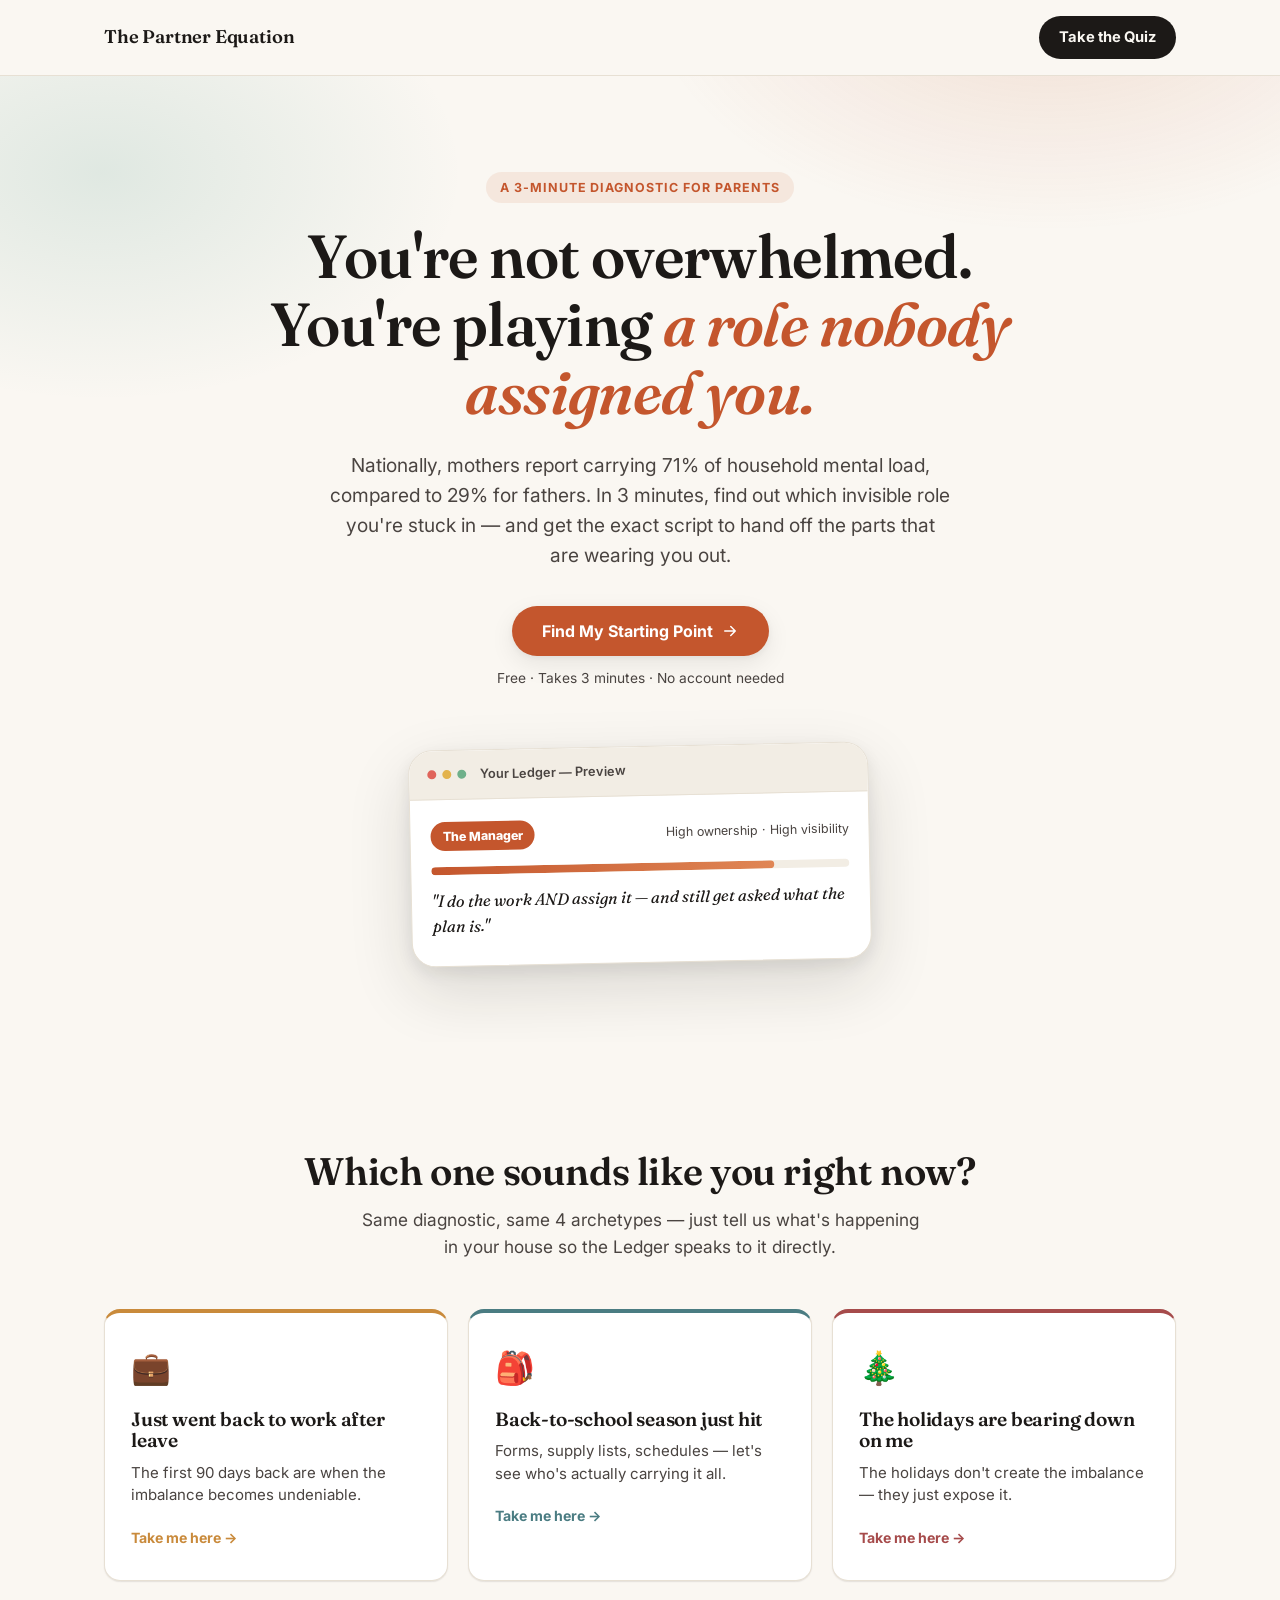
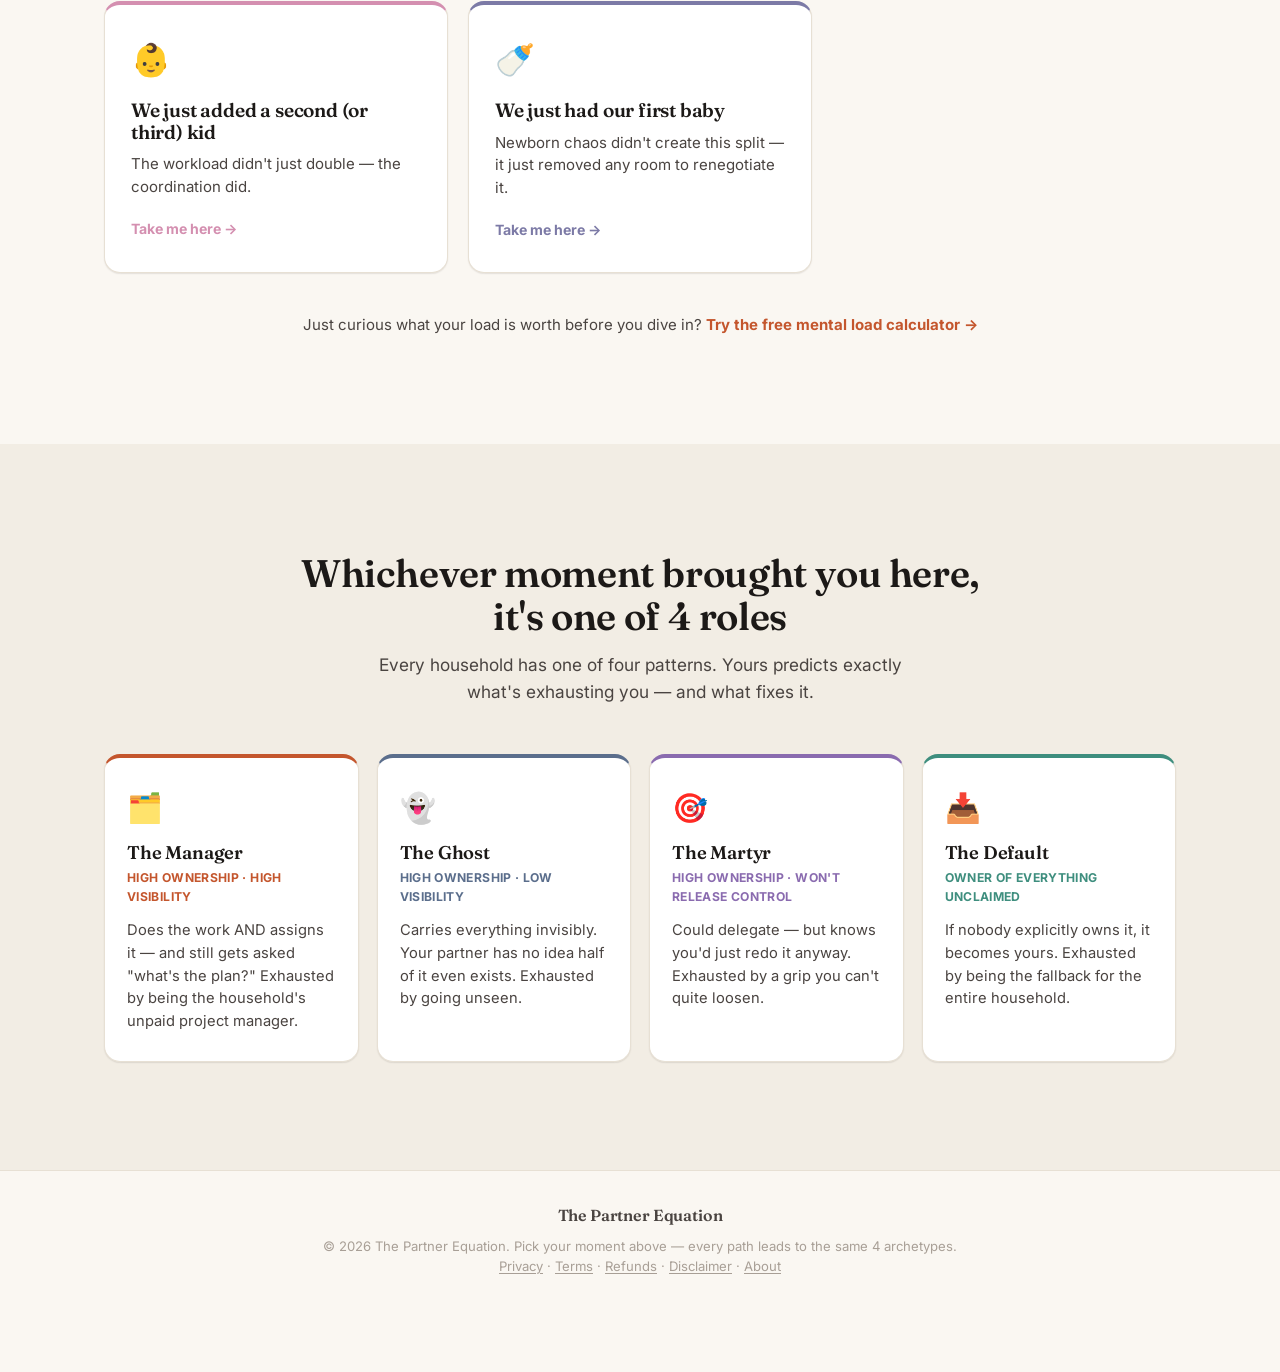
<file: index.html>
<!DOCTYPE html>
<html lang="en">
<head>
<meta charset="UTF-8">
<meta name="viewport" content="width=device-width, initial-scale=1.0, viewport-fit=cover">
<title>The Partner Equation — Which Role Are You Playing?</title>
<meta name="description" content="A 3-minute diagnostic that reveals which invisible role you're stuck playing at home — and hands you the exact script to fix it. Pick the moment that sounds like you.">
<link rel="canonical" href="https://partnerequation.com/">

<meta property="og:type" content="website">
<meta property="og:url" content="https://partnerequation.com/">
<meta property="og:title" content="The Partner Equation — Which Role Are You Playing?">
<meta property="og:description" content="A 3-minute diagnostic that reveals which invisible role you're stuck playing at home — and hands you the exact script to fix it. Pick the moment that sounds like you.">
<meta property="og:image" content="https://partnerequation.com/og/hub.png">
<meta name="twitter:card" content="summary_large_image">
<meta name="twitter:title" content="The Partner Equation — Which Role Are You Playing?">
<meta name="twitter:description" content="A 3-minute diagnostic that reveals which invisible role you're stuck playing at home — and hands you the exact script to fix it. Pick the moment that sounds like you.">
<meta name="twitter:image" content="https://partnerequation.com/og/hub.png">

<link rel="preconnect" href="https://fonts.googleapis.com">
<link rel="preconnect" href="https://fonts.gstatic.com" crossorigin>
<link href="https://fonts.googleapis.com/css2?family=Fraunces:ital,opsz,wght@0,9..144,400;0,9..144,500;0,9..144,600;0,9..144,700;1,9..144,500&family=Inter:wght@400;500;600;700;800&display=swap" rel="stylesheet">

<link rel="icon" href="data:image/svg+xml,<svg xmlns=%22http://www.w3.org/2000/svg%22 viewBox=%220 0 100 100%22><text y=%22.9em%22 font-size=%2290%22>📒</text></svg>">
<link rel="stylesheet" href="styles.css">
</head>
<body>

<!-- ============ NAV ============ -->
<header class="nav" id="nav">
  <div class="nav-inner">
    <a href="#top" class="wordmark">The Partner Equation</a>
    <a href="#scenarios" class="nav-cta">Take the Quiz</a>
  </div>
</header>

<main id="top">

  <!-- ============ HERO ============ -->
  <section class="hero">
    <div class="hero-bg" aria-hidden="true"></div>
    <div class="container hero-inner">
      <p class="eyebrow">A 3-minute diagnostic for parents</p>
      <h1 class="hero-title">
        You're not overwhelmed.<br>
        You're playing <span class="hl">a role nobody assigned you.</span>
      </h1>
      <p class="hero-sub">
        Nationally, mothers report carrying 71% of household mental load, compared to
        29% for fathers. In 3 minutes, find out which invisible role you're stuck in —
        and get the exact script to hand off the parts that are wearing you out.
      </p>
      <div class="hero-actions">
        <a href="#scenarios" class="btn btn-primary btn-glow">
          Find My Starting Point
          <svg width="18" height="18" viewBox="0 0 24 24" fill="none" aria-hidden="true"><path d="M5 12h14M13 6l6 6-6 6" stroke="currentColor" stroke-width="2" stroke-linecap="round" stroke-linejoin="round"/></svg>
        </a>
        <p class="hero-microcopy">Free · Takes 3 minutes · No account needed</p>
      </div>

      <div class="hero-card" aria-hidden="true">
        <div class="hero-card-head">
          <span class="dot dot-red"></span><span class="dot dot-yellow"></span><span class="dot dot-green"></span>
          <span class="hero-card-title">Your Ledger — Preview</span>
        </div>
        <div class="hero-card-body">
          <div class="hc-row"><span class="hc-tag hc-tag-manager">The Manager</span><span class="hc-meta">High ownership · High visibility</span></div>
          <div class="hc-bar"><span style="width:82%"></span></div>
          <p class="hc-line">"I do the work AND assign it — and still get asked what the plan is."</p>
        </div>
      </div>
    </div>
  </section>

  <!-- ============ SCENARIO PICKER (hub) ============ -->
  <section class="section scenarios" id="scenarios">
    <div class="container">
      <h2 class="section-title">Which one sounds like you right now?</h2>
      <p class="section-sub">Same diagnostic, same 4 archetypes — just tell us what's happening in your house so the Ledger speaks to it directly.</p>

      <div class="scenario-grid">
        <a class="scenario-card" href="return-to-work/index.html" style="--accent:#C98A3B">
          <span class="scenario-emoji">💼</span>
          <h3>Just went back to work after leave</h3>
          <p class="scenario-hook">The first 90 days back are when the imbalance becomes undeniable.</p>
          <span class="scenario-link">Take me here →</span>
        </a>

        <a class="scenario-card" href="back-to-school/index.html" style="--accent:#4A7C82">
          <span class="scenario-emoji">🎒</span>
          <h3>Back-to-school season just hit</h3>
          <p class="scenario-hook">Forms, supply lists, schedules — let's see who's actually carrying it all.</p>
          <span class="scenario-link">Take me here →</span>
        </a>

        <a class="scenario-card" href="holidays/index.html" style="--accent:#A64B4B">
          <span class="scenario-emoji">🎄</span>
          <h3>The holidays are bearing down on me</h3>
          <p class="scenario-hook">The holidays don't create the imbalance — they just expose it.</p>
          <span class="scenario-link">Take me here →</span>
        </a>

        <a class="scenario-card" href="new-sibling/index.html" style="--accent:#D48FB0">
          <span class="scenario-emoji">👶</span>
          <h3>We just added a second (or third) kid</h3>
          <p class="scenario-hook">The workload didn't just double — the coordination did.</p>
          <span class="scenario-link">Take me here →</span>
        </a>

        <a class="scenario-card" href="first-time-parents/index.html" style="--accent:#7C7AA6">
          <span class="scenario-emoji">🍼</span>
          <h3>We just had our first baby</h3>
          <p class="scenario-hook">Newborn chaos didn't create this split — it just removed any room to renegotiate it.</p>
          <span class="scenario-link">Take me here →</span>
        </a>
      </div>

      <p class="scenario-footnote">
        Just curious what your load is worth before you dive in?
        <a href="mental-load-calculator/index.html">Try the free mental load calculator →</a>
      </p>
    </div>
  </section>

  <!-- ============ ARCHETYPES ============ -->
  <section class="section archetypes" id="archetypes">
    <div class="container">
      <h2 class="section-title">Whichever moment brought you here, it's one of 4 roles</h2>
      <p class="section-sub">Every household has one of four patterns. Yours predicts exactly what's exhausting you — and what fixes it.</p>
      <div class="arch-grid">

        <article class="arch-card" style="--accent:#C4562D">
          <span class="arch-emoji">🗂️</span>
          <h3>The Manager</h3>
          <p class="arch-tag">High ownership · High visibility</p>
          <p class="arch-desc">Does the work AND assigns it — and still gets asked "what's the plan?" Exhausted by being the household's unpaid project manager.</p>
        </article>

        <article class="arch-card" style="--accent:#5B6E8C">
          <span class="arch-emoji">👻</span>
          <h3>The Ghost</h3>
          <p class="arch-tag">High ownership · Low visibility</p>
          <p class="arch-desc">Carries everything invisibly. Your partner has no idea half of it even exists. Exhausted by going unseen.</p>
        </article>

        <article class="arch-card" style="--accent:#8A6BAF">
          <span class="arch-emoji">🎯</span>
          <h3>The Martyr</h3>
          <p class="arch-tag">High ownership · Won't release control</p>
          <p class="arch-desc">Could delegate — but knows you'd just redo it anyway. Exhausted by a grip you can't quite loosen.</p>
        </article>

        <article class="arch-card" style="--accent:#3E8E7E">
          <span class="arch-emoji">📥</span>
          <h3>The Default</h3>
          <p class="arch-tag">Owner of everything unclaimed</p>
          <p class="arch-desc">If nobody explicitly owns it, it becomes yours. Exhausted by being the fallback for the entire household.</p>
        </article>

      </div>
    </div>
  </section>

</main>

<!-- ============ FOOTER ============ -->
<footer class="footer">
  <div class="container footer-inner">
    <span class="wordmark wordmark-footer">The Partner Equation</span>
    <p>© 2026 The Partner Equation. Pick your moment above — every path leads to the same 4 archetypes.<br>
    <a href="privacy/index.html">Privacy</a> · <a href="terms/index.html">Terms</a> · <a href="refund-policy/index.html">Refunds</a> · <a href="disclaimer/index.html">Disclaimer</a> · <a href="about/index.html">About</a></p>
  </div>
</footer>

</body>
</html>
</file>
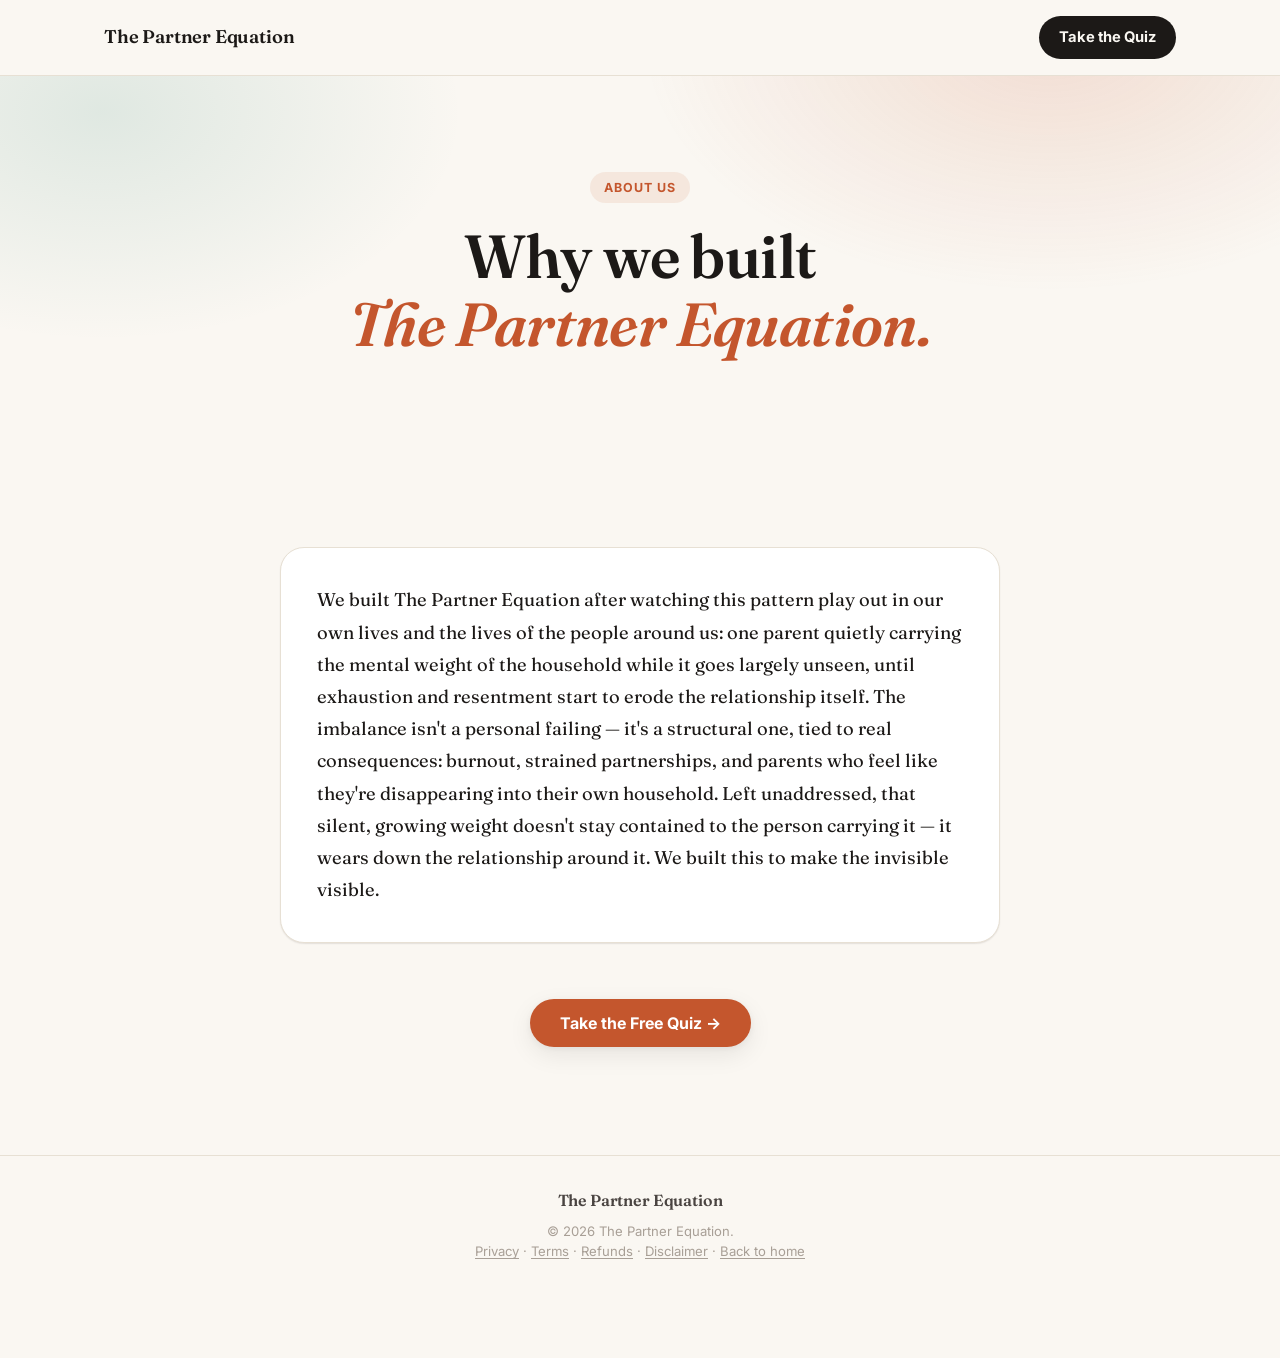
<file: about/index.html>
<!DOCTYPE html>
<html lang="en">
<head>
<meta charset="UTF-8">
<meta name="viewport" content="width=device-width, initial-scale=1.0, viewport-fit=cover">
<title>About The Partner Equation</title>
<meta name="description" content="Why we built The Partner Equation — making the invisible mental load of running a household visible, because a relationship can't rebalance what it can't see.">
<link rel="canonical" href="https://partnerequation.com/about/">

<meta property="og:type" content="website">
<meta property="og:url" content="https://partnerequation.com/about/">
<meta property="og:title" content="About The Partner Equation">
<meta property="og:description" content="Why we built The Partner Equation — making the invisible mental load of running a household visible, because a relationship can't rebalance what it can't see.">
<meta property="og:image" content="https://partnerequation.com/og/about.png">
<meta name="twitter:card" content="summary_large_image">
<meta name="twitter:title" content="About The Partner Equation">
<meta name="twitter:description" content="Why we built The Partner Equation — making the invisible mental load of running a household visible, because a relationship can't rebalance what it can't see.">
<meta name="twitter:image" content="https://partnerequation.com/og/about.png">

<link rel="preconnect" href="https://fonts.googleapis.com">
<link rel="preconnect" href="https://fonts.gstatic.com" crossorigin>
<link href="https://fonts.googleapis.com/css2?family=Fraunces:ital,opsz,wght@0,9..144,400;0,9..144,500;0,9..144,600;0,9..144,700;1,9..144,500&family=Inter:wght@400;500;600;700;800&display=swap" rel="stylesheet">

<link rel="icon" href="data:image/svg+xml,<svg xmlns=%22http://www.w3.org/2000/svg%22 viewBox=%220 0 100 100%22><text y=%22.9em%22 font-size=%2290%22>📒</text></svg>">
<link rel="stylesheet" href="../styles.css">
</head>
<body>

<!-- ============ NAV ============ -->
<header class="nav" id="nav">
  <div class="nav-inner">
    <a href="../index.html" class="wordmark">The Partner Equation</a>
    <a href="../index.html#scenarios" class="nav-cta">Take the Quiz</a>
  </div>
</header>

<main id="top">

  <!-- ============ HERO ============ -->
  <section class="hero">
    <div class="hero-bg" aria-hidden="true"></div>
    <div class="container hero-inner">
      <p class="eyebrow">About us</p>
      <h1 class="hero-title">
        Why we built<br>
        <span class="hl">The Partner Equation.</span>
      </h1>
    </div>
  </section>

  <!-- ============ STORY ============ -->
  <section class="section">
    <div class="container">
      <div class="guide-card" style="max-width:720px;">
        <p style="font-family:'Fraunces', serif; font-size:1.15rem; line-height:1.75; text-align:left;">
          We built The Partner Equation after watching this pattern play out in our own lives and the
          lives of the people around us: one parent quietly carrying the mental weight of the household
          while it goes largely unseen, until exhaustion and resentment start to erode the relationship
          itself. The imbalance isn't a personal failing — it's a structural one, tied to real
          consequences: burnout, strained partnerships, and parents who feel like they're disappearing
          into their own household. Left unaddressed, that silent, growing weight doesn't stay contained
          to the person carrying it — it wears down the relationship around it. We built this to make
          the invisible visible.
        </p>
      </div>

      <div style="text-align:center; margin-top:8px;">
        <a href="../index.html#scenarios" class="btn btn-primary">Take the Free Quiz →</a>
      </div>
    </div>
  </section>

</main>

<!-- ============ FOOTER ============ -->
<footer class="footer">
  <div class="container footer-inner">
    <span class="wordmark wordmark-footer">The Partner Equation</span>
    <p>© 2026 The Partner Equation.<br>
    <a href="../privacy/index.html">Privacy</a> · <a href="../terms/index.html">Terms</a> · <a href="../refund-policy/index.html">Refunds</a> · <a href="../disclaimer/index.html">Disclaimer</a> · <a href="../index.html">Back to home</a></p>
  </div>
</footer>

</body>
</html>
</file>
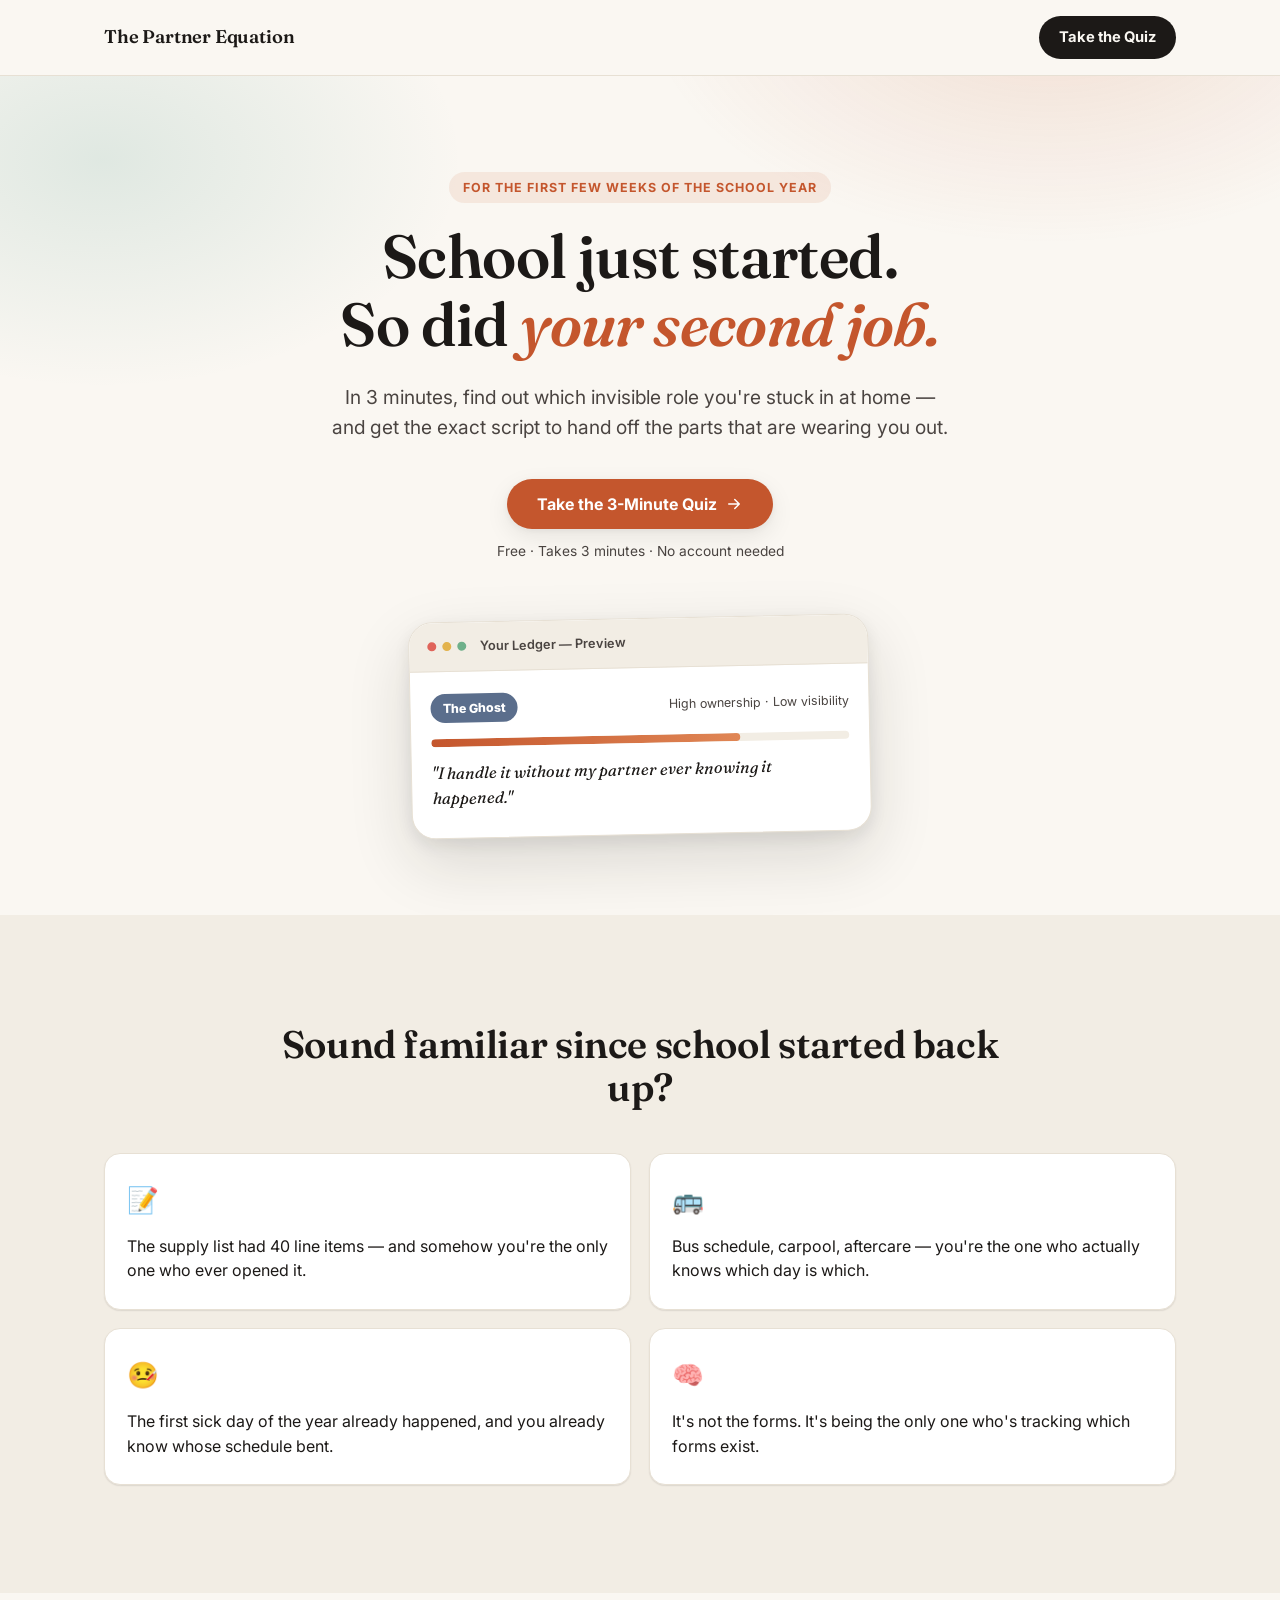
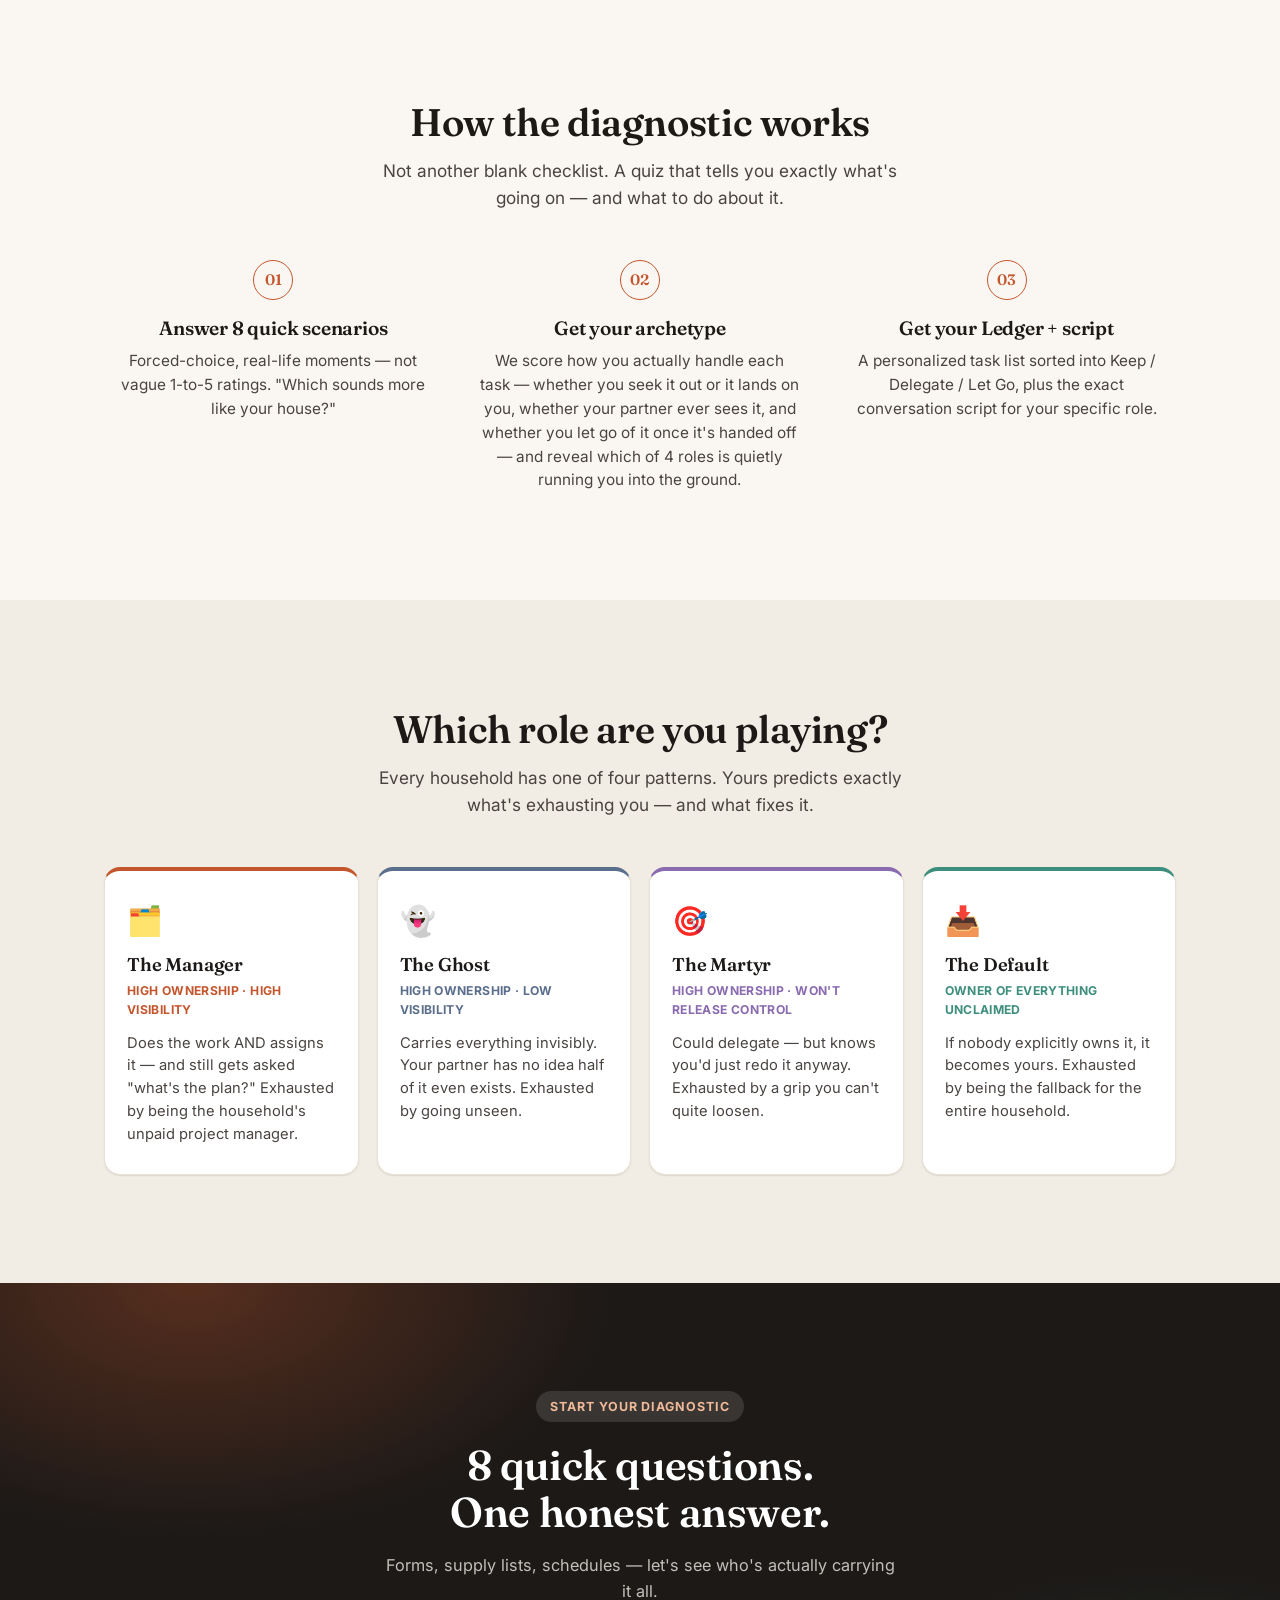
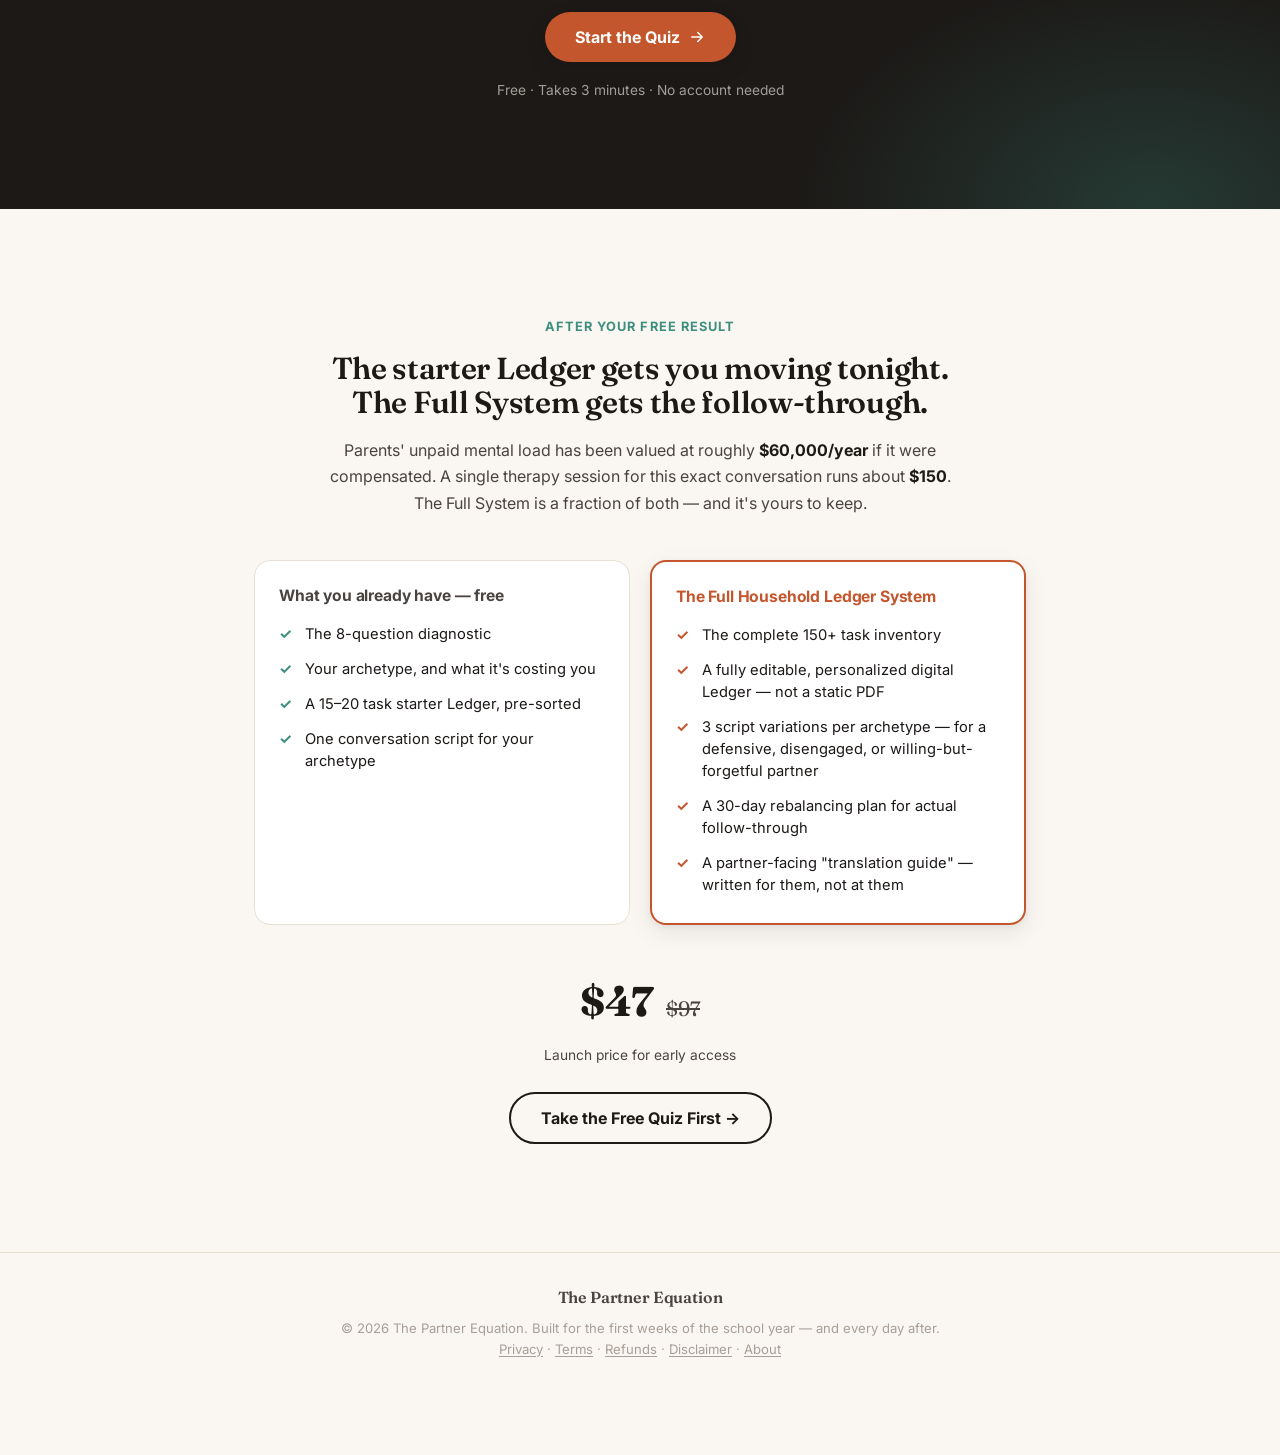
<file: back-to-school/index.html>
<!DOCTYPE html>
<html lang="en">
<head>
<meta charset="UTF-8">
<meta name="viewport" content="width=device-width, initial-scale=1.0, viewport-fit=cover">
<title>The Partner Equation — Back-to-School Mental Load Quiz</title>
<meta name="description" content="School just started. So did your second job. A 3-minute diagnostic that reveals which invisible role you're stuck playing at home — and hands you the exact script to fix it.">
<link rel="canonical" href="https://partnerequation.com/back-to-school/">

<meta property="og:type" content="website">
<meta property="og:url" content="https://partnerequation.com/back-to-school/">
<meta property="og:title" content="The Partner Equation — Back-to-School Mental Load Quiz">
<meta property="og:description" content="School just started. So did your second job. A 3-minute diagnostic that reveals which invisible role you're stuck playing at home — and hands you the exact script to fix it.">
<meta property="og:image" content="https://partnerequation.com/og/back-to-school.png">
<meta name="twitter:card" content="summary_large_image">
<meta name="twitter:title" content="The Partner Equation — Back-to-School Mental Load Quiz">
<meta name="twitter:description" content="School just started. So did your second job. A 3-minute diagnostic that reveals which invisible role you're stuck playing at home — and hands you the exact script to fix it.">
<meta name="twitter:image" content="https://partnerequation.com/og/back-to-school.png">

<link rel="preconnect" href="https://fonts.googleapis.com">
<link rel="preconnect" href="https://fonts.gstatic.com" crossorigin>
<link href="https://fonts.googleapis.com/css2?family=Fraunces:ital,opsz,wght@0,9..144,400;0,9..144,500;0,9..144,600;0,9..144,700;1,9..144,500&family=Inter:wght@400;500;600;700;800&display=swap" rel="stylesheet">

<link rel="icon" href="data:image/svg+xml,<svg xmlns=%22http://www.w3.org/2000/svg%22 viewBox=%220 0 100 100%22><text y=%22.9em%22 font-size=%2290%22>📒</text></svg>">
<link rel="stylesheet" href="../styles.css">
</head>
<body>

<!-- ============ NAV ============ -->
<header class="nav" id="nav">
  <div class="nav-inner">
    <a href="../index.html" class="wordmark">The Partner Equation</a>
    <a href="#quiz" class="nav-cta">Take the Quiz</a>
  </div>
</header>

<main id="top">

  <!-- ============ HERO ============ -->
  <section class="hero">
    <div class="hero-bg" aria-hidden="true"></div>
    <div class="container hero-inner">
      <p class="eyebrow">For the first few weeks of the school year</p>
      <h1 class="hero-title">
        School just started.<br>
        So did <span class="hl">your second job.</span>
      </h1>
      <p class="hero-sub">
        In 3 minutes, find out which invisible role you're stuck in at home —
        and get the exact script to hand off the parts that are wearing you out.
      </p>
      <div class="hero-actions">
        <a href="#quiz" class="btn btn-primary btn-glow">
          Take the 3-Minute Quiz
          <svg width="18" height="18" viewBox="0 0 24 24" fill="none" aria-hidden="true"><path d="M5 12h14M13 6l6 6-6 6" stroke="currentColor" stroke-width="2" stroke-linecap="round" stroke-linejoin="round"/></svg>
        </a>
        <p class="hero-microcopy">Free · Takes 3 minutes · No account needed</p>
      </div>

      <div class="hero-card" aria-hidden="true">
        <div class="hero-card-head">
          <span class="dot dot-red"></span><span class="dot dot-yellow"></span><span class="dot dot-green"></span>
          <span class="hero-card-title">Your Ledger — Preview</span>
        </div>
        <div class="hero-card-body">
          <div class="hc-row"><span class="hc-tag hc-tag-ghost">The Ghost</span><span class="hc-meta">High ownership · Low visibility</span></div>
          <div class="hc-bar"><span style="width:74%"></span></div>
          <p class="hc-line">"I handle it without my partner ever knowing it happened."</p>
        </div>
      </div>
    </div>
  </section>

  <!-- ============ PAIN / SOUND FAMILIAR ============ -->
  <section class="section pain">
    <div class="container">
      <h2 class="section-title">Sound familiar since school started back up?</h2>
      <div class="pain-grid">
        <div class="pain-card">
          <span class="pain-icon">📝</span>
          <p>The supply list had 40 line items — and somehow you're the only one who ever opened it.</p>
        </div>
        <div class="pain-card">
          <span class="pain-icon">🚌</span>
          <p>Bus schedule, carpool, aftercare — you're the one who actually knows which day is which.</p>
        </div>
        <div class="pain-card">
          <span class="pain-icon">🤒</span>
          <p>The first sick day of the year already happened, and you already know whose schedule bent.</p>
        </div>
        <div class="pain-card">
          <span class="pain-icon">🧠</span>
          <p>It's not the forms. It's being the only one who's tracking which forms exist.</p>
        </div>
      </div>
    </div>
  </section>

  <!-- ============ HOW IT WORKS ============ -->
  <section class="section how" id="how">
    <div class="container">
      <h2 class="section-title">How the diagnostic works</h2>
      <p class="section-sub">Not another blank checklist. A quiz that tells you exactly what's going on — and what to do about it.</p>
      <div class="how-grid">
        <div class="how-step">
          <span class="how-num">01</span>
          <h3>Answer 8 quick scenarios</h3>
          <p>Forced-choice, real-life moments — not vague 1-to-5 ratings. "Which sounds more like your house?"</p>
        </div>
        <div class="how-step">
          <span class="how-num">02</span>
          <h3>Get your archetype</h3>
          <p>We score how you actually handle each task — whether you seek it out or it lands on you, whether your partner ever sees it, and whether you let go of it once it's handed off — and reveal which of 4 roles is quietly running you into the ground.</p>
        </div>
        <div class="how-step">
          <span class="how-num">03</span>
          <h3>Get your Ledger + script</h3>
          <p>A personalized task list sorted into Keep / Delegate / Let Go, plus the exact conversation script for your specific role.</p>
        </div>
      </div>
    </div>
  </section>

  <!-- ============ ARCHETYPES ============ -->
  <section class="section archetypes" id="archetypes">
    <div class="container">
      <h2 class="section-title">Which role are you playing?</h2>
      <p class="section-sub">Every household has one of four patterns. Yours predicts exactly what's exhausting you — and what fixes it.</p>
      <div class="arch-grid">

        <article class="arch-card" style="--accent:#C4562D">
          <span class="arch-emoji">🗂️</span>
          <h3>The Manager</h3>
          <p class="arch-tag">High ownership · High visibility</p>
          <p class="arch-desc">Does the work AND assigns it — and still gets asked "what's the plan?" Exhausted by being the household's unpaid project manager.</p>
        </article>

        <article class="arch-card" style="--accent:#5B6E8C">
          <span class="arch-emoji">👻</span>
          <h3>The Ghost</h3>
          <p class="arch-tag">High ownership · Low visibility</p>
          <p class="arch-desc">Carries everything invisibly. Your partner has no idea half of it even exists. Exhausted by going unseen.</p>
        </article>

        <article class="arch-card" style="--accent:#8A6BAF">
          <span class="arch-emoji">🎯</span>
          <h3>The Martyr</h3>
          <p class="arch-tag">High ownership · Won't release control</p>
          <p class="arch-desc">Could delegate — but knows you'd just redo it anyway. Exhausted by a grip you can't quite loosen.</p>
        </article>

        <article class="arch-card" style="--accent:#3E8E7E">
          <span class="arch-emoji">📥</span>
          <h3>The Default</h3>
          <p class="arch-tag">Owner of everything unclaimed</p>
          <p class="arch-desc">If nobody explicitly owns it, it becomes yours. Exhausted by being the fallback for the entire household.</p>
        </article>

      </div>
    </div>
  </section>

  <!-- ============ QUIZ APP ============ -->
  <section class="section start" id="quiz">
    <div class="start-bg" aria-hidden="true"></div>
    <div class="container start-inner">
      <div id="quizApp">

        <!-- Screen 1: intro -->
        <div class="quiz-screen" id="screenIntro">
          <p class="eyebrow eyebrow-light">Start your diagnostic</p>
          <h2 class="start-title">8 quick questions.<br>One honest answer.</h2>
          <p class="start-sub">Forms, supply lists, schedules — let's see who's actually carrying it all.</p>
          <button type="button" class="btn btn-primary btn-glow" id="startQuizBtn">
            Start the Quiz
            <svg width="18" height="18" viewBox="0 0 24 24" fill="none" aria-hidden="true"><path d="M5 12h14M13 6l6 6-6 6" stroke="currentColor" stroke-width="2" stroke-linecap="round" stroke-linejoin="round"/></svg>
          </button>
          <p class="hero-microcopy hero-microcopy-light">Free · Takes 3 minutes · No account needed</p>
        </div>

        <!-- Screen 2: question -->
        <div class="quiz-screen" id="screenQuestion" hidden>
          <div class="quiz-progress" role="progressbar" aria-valuemin="0" aria-valuemax="100" id="quizProgressWrap">
            <div class="quiz-progress-bar" id="progressBar"></div>
          </div>
          <p class="quiz-count" id="quizCount">Question 1 of 8</p>
          <h3 class="quiz-question" id="quizQuestionText"></h3>
          <div class="quiz-options" id="quizOptions"></div>
          <button type="button" class="quiz-back" id="quizBackBtn" hidden>← Back</button>
        </div>

        <!-- Screen 3: free result reveal + email gate -->
        <div class="quiz-screen" id="screenResult" hidden>
          <p class="eyebrow eyebrow-light">Your result</p>
          <div class="result-badge" id="resultBadge" aria-hidden="true"></div>
          <h2 class="start-title" id="resultTitle"></h2>
          <p class="start-sub" id="resultTeaser"></p>

          <form class="email-form" id="emailForm" novalidate>
            <div class="email-field">
              <input type="email" id="emailInput" name="email" placeholder="you@email.com" autocomplete="email" inputmode="email" required aria-label="Email address">
              <button type="submit" class="btn btn-primary" id="emailSubmit">
                <span class="btn-label">Unlock My Ledger</span>
              </button>
            </div>
            <p class="email-error" id="emailError" hidden>Enter a valid email so we know where to send your Ledger.</p>
            <p class="email-fineprint">No spam. Unsubscribe anytime. Your full Ledger unlocks instantly below.</p>
          </form>
        </div>

      </div>
    </div>
  </section>

  <!-- ============ LEDGER (personalized deliverable) ============ -->
  <section class="section ledger" id="ledger" hidden>
    <div class="container">
      <div id="ledgerPrintArea">
        <div class="ledger-header">
          <span class="eyebrow" id="ledgerEyebrow">Your Starter Ledger</span>
          <h2 class="section-title" id="ledgerTitle"></h2>
          <p class="ledger-cost" id="ledgerCost"></p>
        </div>

        <div class="board" id="board">
          <div class="board-col" data-col="keep">
            <h3>Keep</h3>
            <div class="board-list" id="colKeep"></div>
          </div>
          <div class="board-col" data-col="delegate">
            <h3>Delegate</h3>
            <div class="board-list" id="colDelegate"></div>
          </div>
          <div class="board-col" data-col="letGo">
            <h3>Let Go</h3>
            <div class="board-list" id="colLetGo"></div>
          </div>
        </div>
        <p class="board-hint no-print">Not quite right? Use the dropdown on any task to move it — this is your starting point, not a final answer.</p>
        <details class="na-section no-print">
          <summary id="naSummary">Not applicable to us (0)</summary>
          <div class="board-list" id="colNA"></div>
        </details>

        <div class="script-block">
          <h3 class="script-heading">Your conversation script</h3>
          <div class="script-tabs" role="tablist">
            <button type="button" class="script-tab active" data-tab="self" role="tab" aria-selected="true">Script for you</button>
            <button type="button" class="script-tab" data-tab="partner" role="tab" aria-selected="false">Send to your partner</button>
          </div>
          <p class="script-active-label" id="scriptActiveLabel"></p>
          <p class="script-text" id="scriptText"></p>
          <button type="button" class="btn btn-outline btn-sm" id="copyScriptBtn">Copy Script</button>
        </div>

        <div class="ledger-actions no-print">
          <button type="button" class="btn btn-outline" id="downloadPdfBtn">Download as PDF</button>
        </div>
      </div>

      <div class="ledger-upsell no-print">
        <p id="ledgerUpsellLine">Ready for the full system?</p>
        <a href="#upsell" class="btn btn-primary">See the Full Household Ledger System →</a>
      </div>
    </div>
  </section>

  <!-- ============ UPSELL ============ -->
  <section class="section upsell" id="upsell">
    <div class="container upsell-inner">
      <span class="upsell-kicker">After your free result</span>
      <h2 class="upsell-title">The starter Ledger gets you moving tonight.<br>The Full System gets the follow-through.</h2>
      <p class="upsell-stat">Parents' unpaid mental load has been valued at roughly <strong>$60,000/year</strong> if it were compensated. A single therapy session for this exact conversation runs about <strong>$150</strong>. The Full System is a fraction of both — and it's yours to keep.</p>

      <div class="compare-grid">
        <div class="compare-col">
          <h3>What you already have — free</h3>
          <ul class="compare-list">
            <li>The 8-question diagnostic</li>
            <li>Your archetype, and what it's costing you</li>
            <li>A 15–20 task starter Ledger, pre-sorted</li>
            <li>One conversation script for your archetype</li>
          </ul>
        </div>
        <div class="compare-col compare-col-premium">
          <h3>The Full Household Ledger System</h3>
          <ul class="compare-list">
            <li>The complete 150+ task inventory</li>
            <li>A fully editable, personalized digital Ledger — not a static PDF</li>
            <li>3 script variations per archetype — for a defensive, disengaged, or willing-but-forgetful partner</li>
            <li>A 30-day rebalancing plan for actual follow-through</li>
            <li>A partner-facing "translation guide" — written for them, not at them</li>
          </ul>
        </div>
      </div>

      <div class="upsell-price">
        <span class="price-launch">$47</span>
        <span class="price-regular">$97</span>
        <span class="price-label">Launch price for early access</span>
      </div>

      <button type="button" class="btn btn-outline" id="upsellCta">Take the Free Quiz First →</button>
      <p class="upsell-confirm" id="upsellConfirm" hidden>You're on the list — I'll email you the moment the Full System is ready.</p>
    </div>
  </section>

</main>

<!-- ============ FOOTER ============ -->
<footer class="footer">
  <div class="container footer-inner">
    <span class="wordmark wordmark-footer">The Partner Equation</span>
    <p>© 2026 The Partner Equation. Built for the first weeks of the school year — and every day after.<br>
    <a href="../privacy/index.html">Privacy</a> · <a href="../terms/index.html">Terms</a> · <a href="../refund-policy/index.html">Refunds</a> · <a href="../disclaimer/index.html">Disclaimer</a> · <a href="../about/index.html">About</a></p>
  </div>
</footer>

<!-- ============ STICKY MOBILE CTA ============ -->
<div class="sticky-cta" id="stickyCta">
  <a href="#quiz" class="btn btn-primary btn-block">Take the 3-Minute Quiz →</a>
</div>

<script>window.HHL_SCENARIO = 'backToSchool';</script>
<script src="../script.js"></script>
</body>
</html>
</file>
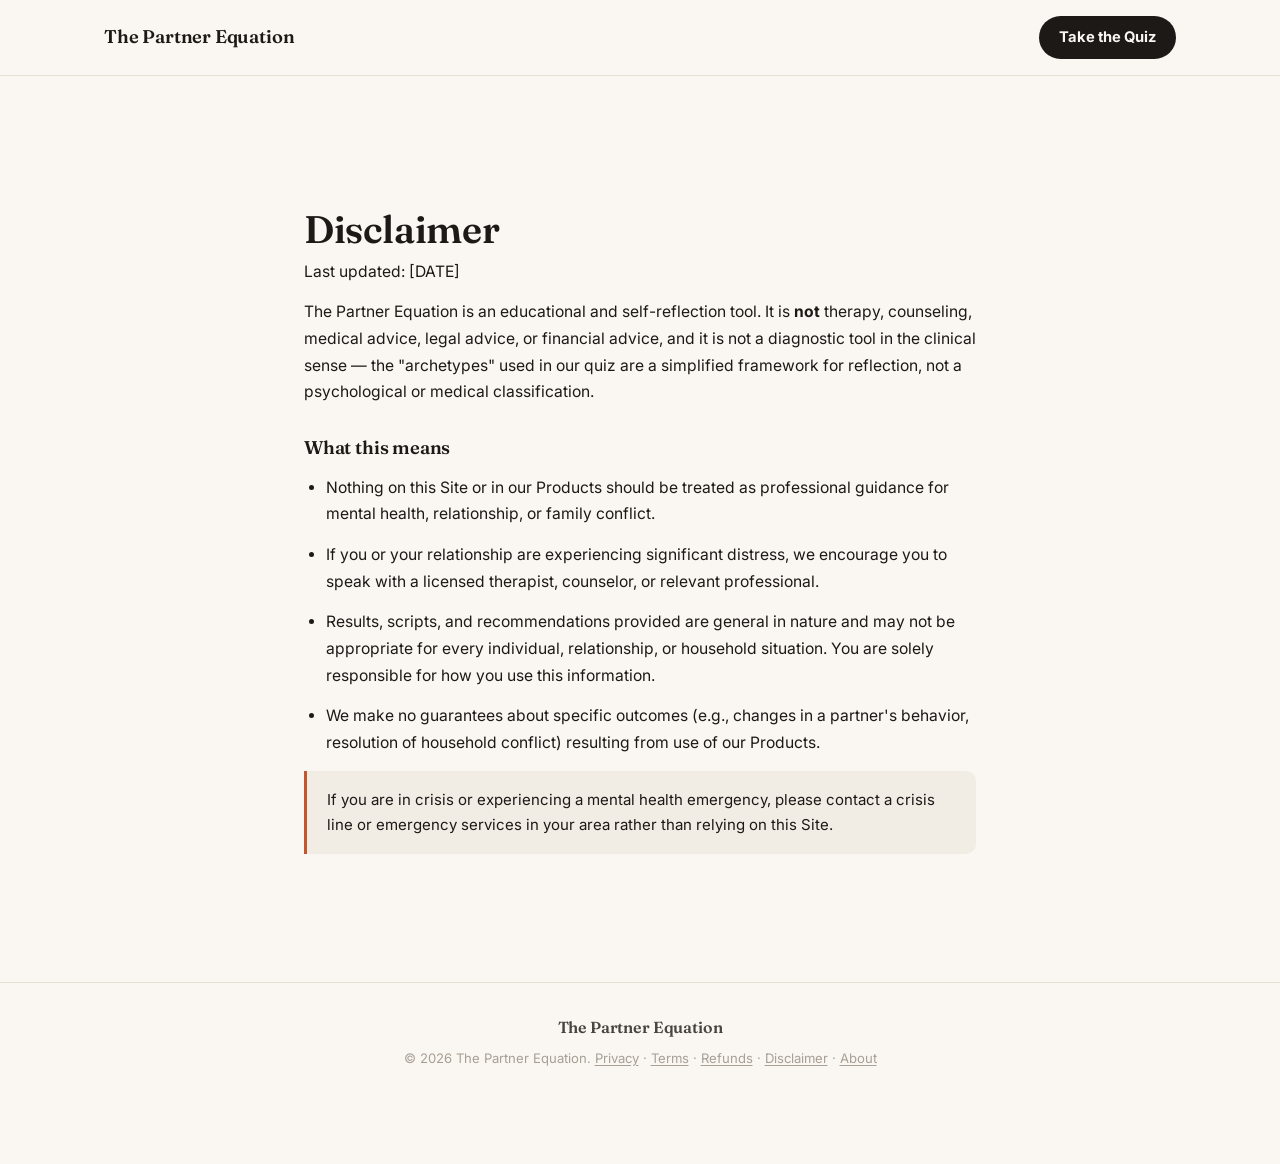
<file: disclaimer/index.html>
<!DOCTYPE html>
<html lang="en">
<head>
<meta charset="UTF-8">
<meta name="viewport" content="width=device-width, initial-scale=1.0, viewport-fit=cover">
<title>Disclaimer — The Partner Equation</title>
<meta name="description" content="Disclaimer for The Partner Equation.">
<link rel="canonical" href="https://partnerequation.com/disclaimer/">

<link rel="preconnect" href="https://fonts.googleapis.com">
<link rel="preconnect" href="https://fonts.gstatic.com" crossorigin>
<link href="https://fonts.googleapis.com/css2?family=Fraunces:ital,opsz,wght@0,9..144,400;0,9..144,500;0,9..144,600;0,9..144,700;1,9..144,500&family=Inter:wght@400;500;600;700;800&display=swap" rel="stylesheet">

<link rel="icon" href="data:image/svg+xml,<svg xmlns=%22http://www.w3.org/2000/svg%22 viewBox=%220 0 100 100%22><text y=%22.9em%22 font-size=%2290%22>📒</text></svg>">
<link rel="stylesheet" href="../styles.css">
</head>
<body>

<header class="nav" id="nav">
  <div class="nav-inner">
    <a href="../index.html" class="wordmark">The Partner Equation</a>
    <a href="../index.html#scenarios" class="nav-cta">Take the Quiz</a>
  </div>
</header>

<main id="top">
  <section class="section legal">
    <div class="container legal-inner">
      <h1 class="legal-title">Disclaimer</h1>
      <p class="legal-updated">Last updated: [DATE]</p>

      <p>The Partner Equation is an educational and self-reflection tool. It is <strong>not</strong> therapy, counseling, medical advice, legal advice, or financial advice, and it is not a diagnostic tool in the clinical sense — the "archetypes" used in our quiz are a simplified framework for reflection, not a psychological or medical classification.</p>

      <h2>What this means</h2>
      <ul>
        <li>Nothing on this Site or in our Products should be treated as professional guidance for mental health, relationship, or family conflict.</li>
        <li>If you or your relationship are experiencing significant distress, we encourage you to speak with a licensed therapist, counselor, or relevant professional.</li>
        <li>Results, scripts, and recommendations provided are general in nature and may not be appropriate for every individual, relationship, or household situation. You are solely responsible for how you use this information.</li>
        <li>We make no guarantees about specific outcomes (e.g., changes in a partner's behavior, resolution of household conflict) resulting from use of our Products.</li>
      </ul>

      <div class="legal-callout">
        <p>If you are in crisis or experiencing a mental health emergency, please contact a crisis line or emergency services in your area rather than relying on this Site.</p>
      </div>
    </div>
  </section>
</main>

<footer class="footer">
  <div class="container footer-inner">
    <span class="wordmark wordmark-footer">The Partner Equation</span>
    <p>© 2026 The Partner Equation. <a href="../privacy/index.html">Privacy</a> · <a href="../terms/index.html">Terms</a> · <a href="../refund-policy/index.html">Refunds</a> · <a href="../disclaimer/index.html">Disclaimer</a> · <a href="../about/index.html">About</a></p>
  </div>
</footer>

</body>
</html>
</file>
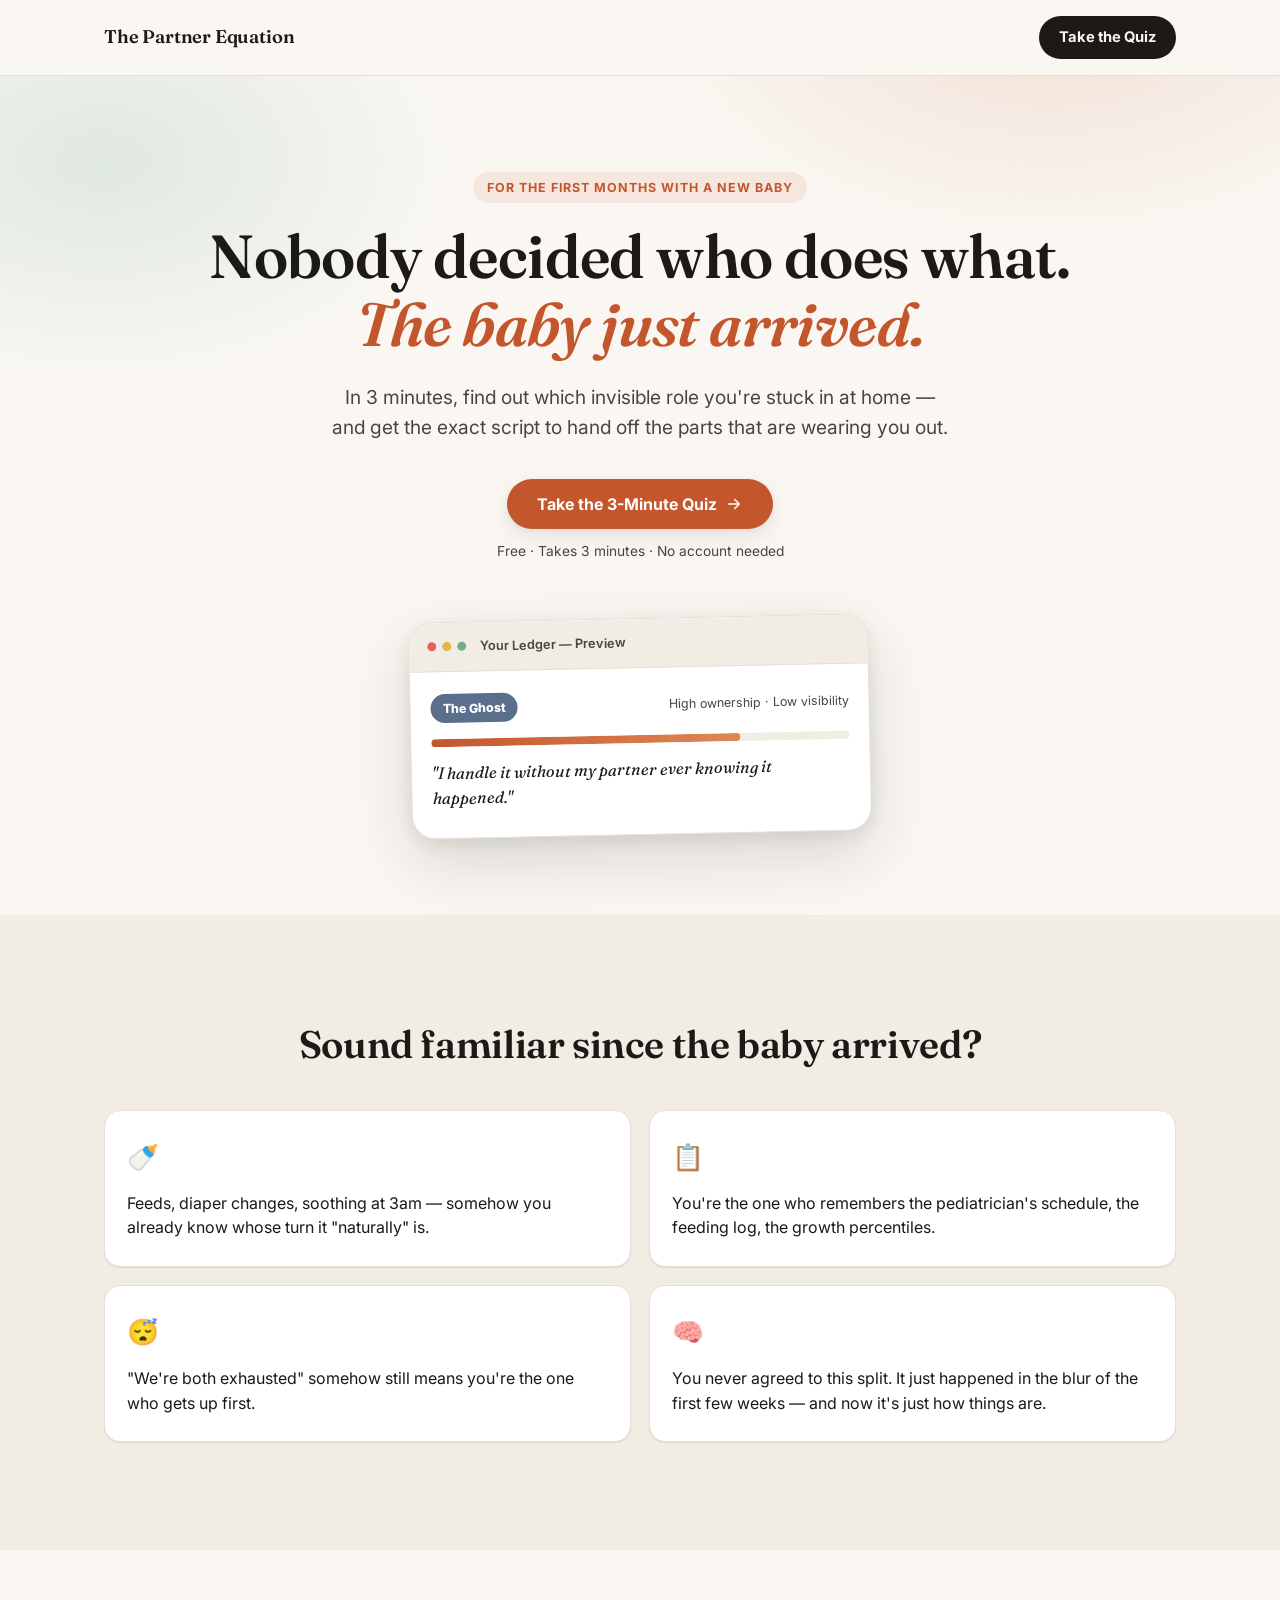
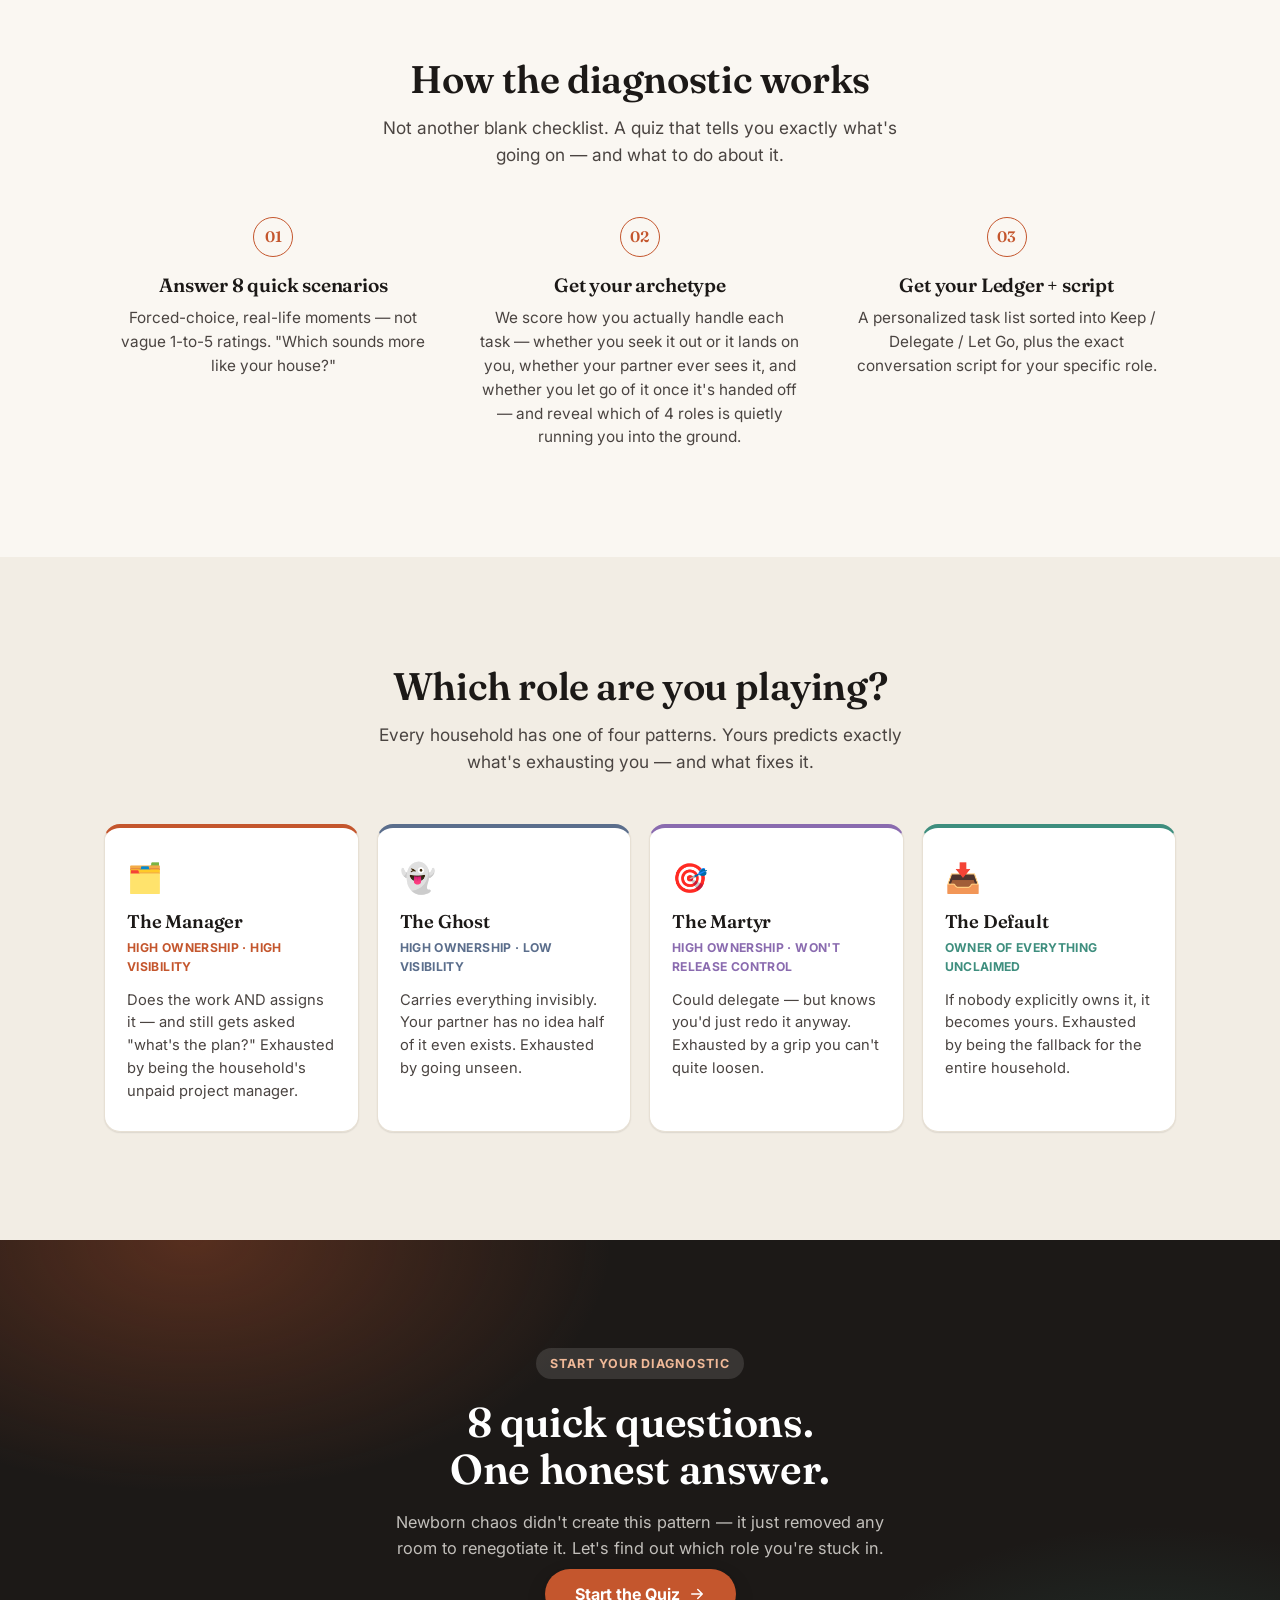
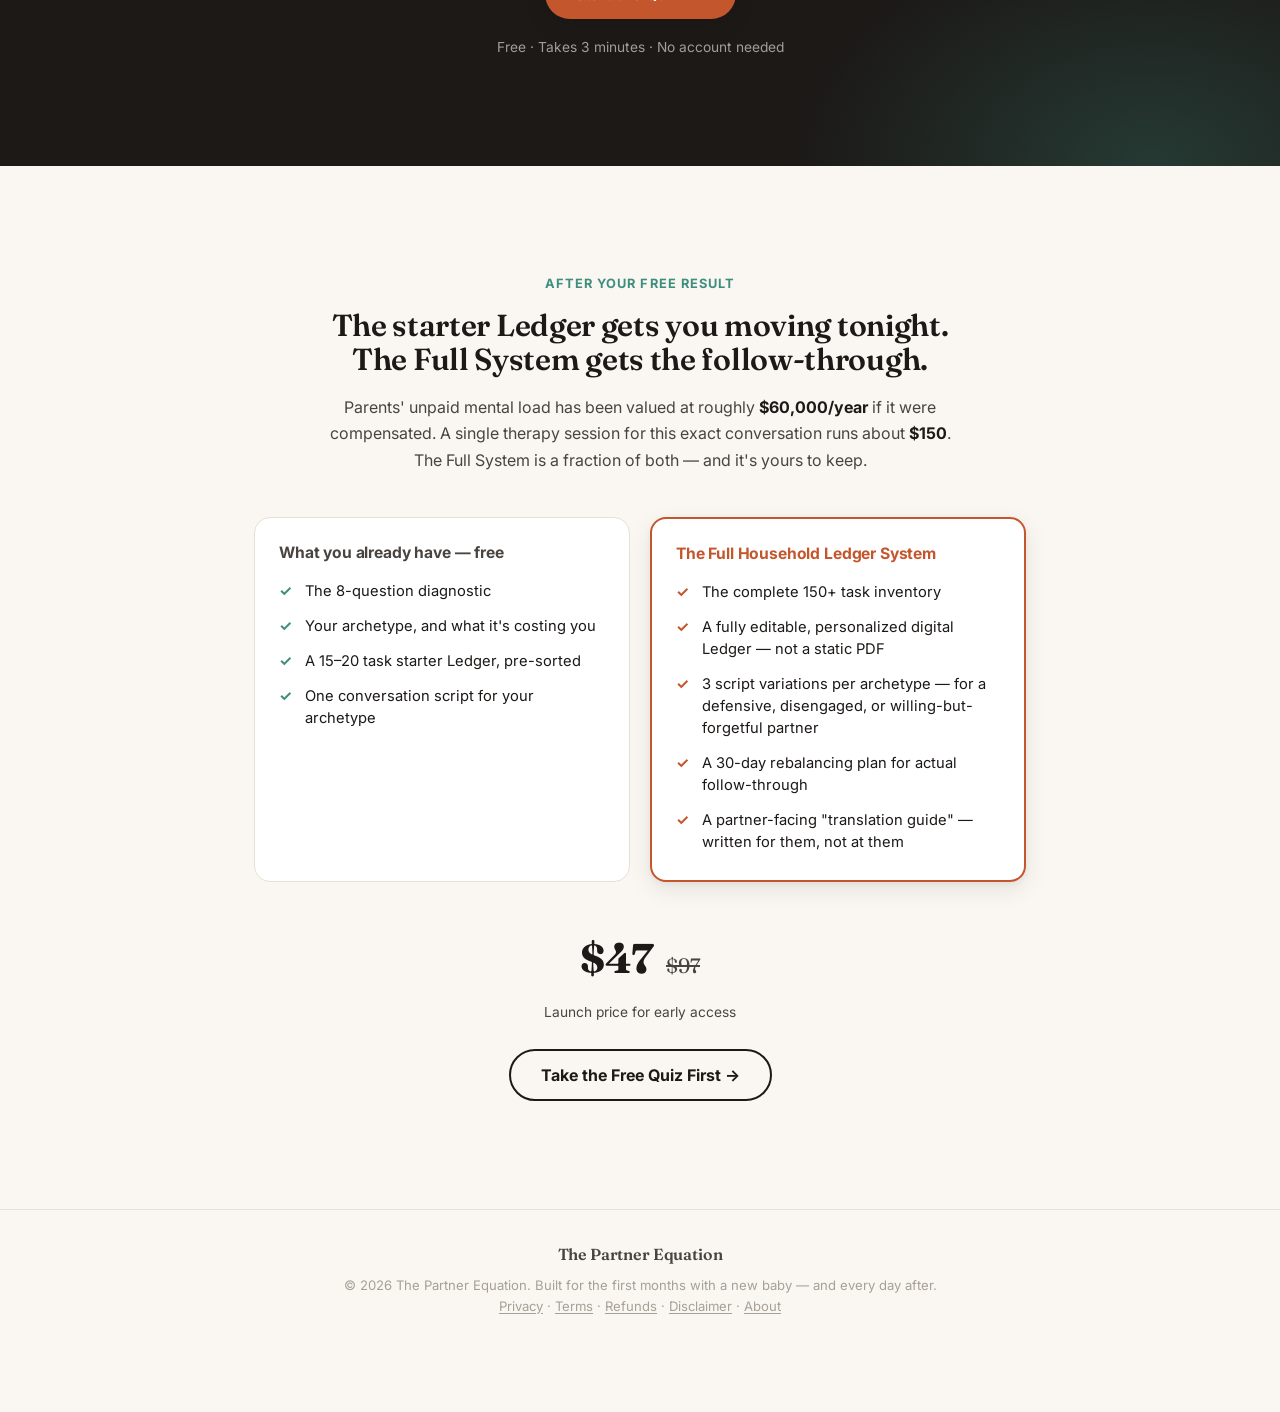
<file: first-time-parents/index.html>
<!DOCTYPE html>
<html lang="en">
<head>
<meta charset="UTF-8">
<meta name="viewport" content="width=device-width, initial-scale=1.0, viewport-fit=cover">
<title>The Partner Equation — First-Time Parents, Find Your Role</title>
<meta name="description" content="Nobody decided who does what. The baby just arrived. A 3-minute diagnostic that reveals which invisible role you're stuck playing at home — and hands you the exact script to fix it.">
<link rel="canonical" href="https://partnerequation.com/first-time-parents/">

<meta property="og:type" content="website">
<meta property="og:url" content="https://partnerequation.com/first-time-parents/">
<meta property="og:title" content="The Partner Equation — First-Time Parents, Find Your Role">
<meta property="og:description" content="Nobody decided who does what. The baby just arrived. A 3-minute diagnostic that reveals which invisible role you're stuck playing at home — and hands you the exact script to fix it.">
<meta property="og:image" content="https://partnerequation.com/og/first-time-parents.png">
<meta name="twitter:card" content="summary_large_image">
<meta name="twitter:title" content="The Partner Equation — First-Time Parents, Find Your Role">
<meta name="twitter:description" content="Nobody decided who does what. The baby just arrived. A 3-minute diagnostic that reveals which invisible role you're stuck playing at home — and hands you the exact script to fix it.">
<meta name="twitter:image" content="https://partnerequation.com/og/first-time-parents.png">

<link rel="preconnect" href="https://fonts.googleapis.com">
<link rel="preconnect" href="https://fonts.gstatic.com" crossorigin>
<link href="https://fonts.googleapis.com/css2?family=Fraunces:ital,opsz,wght@0,9..144,400;0,9..144,500;0,9..144,600;0,9..144,700;1,9..144,500&family=Inter:wght@400;500;600;700;800&display=swap" rel="stylesheet">

<link rel="icon" href="data:image/svg+xml,<svg xmlns=%22http://www.w3.org/2000/svg%22 viewBox=%220 0 100 100%22><text y=%22.9em%22 font-size=%2290%22>📒</text></svg>">
<link rel="stylesheet" href="../styles.css">
</head>
<body>

<!-- ============ NAV ============ -->
<header class="nav" id="nav">
  <div class="nav-inner">
    <a href="../index.html" class="wordmark">The Partner Equation</a>
    <a href="#quiz" class="nav-cta">Take the Quiz</a>
  </div>
</header>

<main id="top">

  <!-- ============ HERO ============ -->
  <section class="hero">
    <div class="hero-bg" aria-hidden="true"></div>
    <div class="container hero-inner">
      <p class="eyebrow">For the first months with a new baby</p>
      <h1 class="hero-title">
        Nobody decided who does what.<br>
        <span class="hl">The baby just arrived.</span>
      </h1>
      <p class="hero-sub">
        In 3 minutes, find out which invisible role you're stuck in at home —
        and get the exact script to hand off the parts that are wearing you out.
      </p>
      <div class="hero-actions">
        <a href="#quiz" class="btn btn-primary btn-glow">
          Take the 3-Minute Quiz
          <svg width="18" height="18" viewBox="0 0 24 24" fill="none" aria-hidden="true"><path d="M5 12h14M13 6l6 6-6 6" stroke="currentColor" stroke-width="2" stroke-linecap="round" stroke-linejoin="round"/></svg>
        </a>
        <p class="hero-microcopy">Free · Takes 3 minutes · No account needed</p>
      </div>

      <div class="hero-card" aria-hidden="true">
        <div class="hero-card-head">
          <span class="dot dot-red"></span><span class="dot dot-yellow"></span><span class="dot dot-green"></span>
          <span class="hero-card-title">Your Ledger — Preview</span>
        </div>
        <div class="hero-card-body">
          <div class="hc-row"><span class="hc-tag hc-tag-ghost">The Ghost</span><span class="hc-meta">High ownership · Low visibility</span></div>
          <div class="hc-bar"><span style="width:74%"></span></div>
          <p class="hc-line">"I handle it without my partner ever knowing it happened."</p>
        </div>
      </div>
    </div>
  </section>

  <!-- ============ PAIN / SOUND FAMILIAR ============ -->
  <section class="section pain">
    <div class="container">
      <h2 class="section-title">Sound familiar since the baby arrived?</h2>
      <div class="pain-grid">
        <div class="pain-card">
          <span class="pain-icon">🍼</span>
          <p>Feeds, diaper changes, soothing at 3am — somehow you already know whose turn it "naturally" is.</p>
        </div>
        <div class="pain-card">
          <span class="pain-icon">📋</span>
          <p>You're the one who remembers the pediatrician's schedule, the feeding log, the growth percentiles.</p>
        </div>
        <div class="pain-card">
          <span class="pain-icon">😴</span>
          <p>"We're both exhausted" somehow still means you're the one who gets up first.</p>
        </div>
        <div class="pain-card">
          <span class="pain-icon">🧠</span>
          <p>You never agreed to this split. It just happened in the blur of the first few weeks — and now it's just how things are.</p>
        </div>
      </div>
    </div>
  </section>

  <!-- ============ HOW IT WORKS ============ -->
  <section class="section how" id="how">
    <div class="container">
      <h2 class="section-title">How the diagnostic works</h2>
      <p class="section-sub">Not another blank checklist. A quiz that tells you exactly what's going on — and what to do about it.</p>
      <div class="how-grid">
        <div class="how-step">
          <span class="how-num">01</span>
          <h3>Answer 8 quick scenarios</h3>
          <p>Forced-choice, real-life moments — not vague 1-to-5 ratings. "Which sounds more like your house?"</p>
        </div>
        <div class="how-step">
          <span class="how-num">02</span>
          <h3>Get your archetype</h3>
          <p>We score how you actually handle each task — whether you seek it out or it lands on you, whether your partner ever sees it, and whether you let go of it once it's handed off — and reveal which of 4 roles is quietly running you into the ground.</p>
        </div>
        <div class="how-step">
          <span class="how-num">03</span>
          <h3>Get your Ledger + script</h3>
          <p>A personalized task list sorted into Keep / Delegate / Let Go, plus the exact conversation script for your specific role.</p>
        </div>
      </div>
    </div>
  </section>

  <!-- ============ ARCHETYPES ============ -->
  <section class="section archetypes" id="archetypes">
    <div class="container">
      <h2 class="section-title">Which role are you playing?</h2>
      <p class="section-sub">Every household has one of four patterns. Yours predicts exactly what's exhausting you — and what fixes it.</p>
      <div class="arch-grid">

        <article class="arch-card" style="--accent:#C4562D">
          <span class="arch-emoji">🗂️</span>
          <h3>The Manager</h3>
          <p class="arch-tag">High ownership · High visibility</p>
          <p class="arch-desc">Does the work AND assigns it — and still gets asked "what's the plan?" Exhausted by being the household's unpaid project manager.</p>
        </article>

        <article class="arch-card" style="--accent:#5B6E8C">
          <span class="arch-emoji">👻</span>
          <h3>The Ghost</h3>
          <p class="arch-tag">High ownership · Low visibility</p>
          <p class="arch-desc">Carries everything invisibly. Your partner has no idea half of it even exists. Exhausted by going unseen.</p>
        </article>

        <article class="arch-card" style="--accent:#8A6BAF">
          <span class="arch-emoji">🎯</span>
          <h3>The Martyr</h3>
          <p class="arch-tag">High ownership · Won't release control</p>
          <p class="arch-desc">Could delegate — but knows you'd just redo it anyway. Exhausted by a grip you can't quite loosen.</p>
        </article>

        <article class="arch-card" style="--accent:#3E8E7E">
          <span class="arch-emoji">📥</span>
          <h3>The Default</h3>
          <p class="arch-tag">Owner of everything unclaimed</p>
          <p class="arch-desc">If nobody explicitly owns it, it becomes yours. Exhausted by being the fallback for the entire household.</p>
        </article>

      </div>
    </div>
  </section>

  <!-- ============ QUIZ APP ============ -->
  <section class="section start" id="quiz">
    <div class="start-bg" aria-hidden="true"></div>
    <div class="container start-inner">
      <div id="quizApp">

        <!-- Screen 1: intro -->
        <div class="quiz-screen" id="screenIntro">
          <p class="eyebrow eyebrow-light">Start your diagnostic</p>
          <h2 class="start-title">8 quick questions.<br>One honest answer.</h2>
          <p class="start-sub">Newborn chaos didn't create this pattern — it just removed any room to renegotiate it. Let's find out which role you're stuck in.</p>
          <button type="button" class="btn btn-primary btn-glow" id="startQuizBtn">
            Start the Quiz
            <svg width="18" height="18" viewBox="0 0 24 24" fill="none" aria-hidden="true"><path d="M5 12h14M13 6l6 6-6 6" stroke="currentColor" stroke-width="2" stroke-linecap="round" stroke-linejoin="round"/></svg>
          </button>
          <p class="hero-microcopy hero-microcopy-light">Free · Takes 3 minutes · No account needed</p>
        </div>

        <!-- Screen 2: question -->
        <div class="quiz-screen" id="screenQuestion" hidden>
          <div class="quiz-progress" role="progressbar" aria-valuemin="0" aria-valuemax="100" id="quizProgressWrap">
            <div class="quiz-progress-bar" id="progressBar"></div>
          </div>
          <p class="quiz-count" id="quizCount">Question 1 of 8</p>
          <h3 class="quiz-question" id="quizQuestionText"></h3>
          <div class="quiz-options" id="quizOptions"></div>
          <button type="button" class="quiz-back" id="quizBackBtn" hidden>← Back</button>
        </div>

        <!-- Screen 3: free result reveal + email gate -->
        <div class="quiz-screen" id="screenResult" hidden>
          <p class="eyebrow eyebrow-light">Your result</p>
          <div class="result-badge" id="resultBadge" aria-hidden="true"></div>
          <h2 class="start-title" id="resultTitle"></h2>
          <p class="start-sub" id="resultTeaser"></p>

          <form class="email-form" id="emailForm" novalidate>
            <div class="email-field">
              <input type="email" id="emailInput" name="email" placeholder="you@email.com" autocomplete="email" inputmode="email" required aria-label="Email address">
              <button type="submit" class="btn btn-primary" id="emailSubmit">
                <span class="btn-label">Unlock My Ledger</span>
              </button>
            </div>
            <p class="email-error" id="emailError" hidden>Enter a valid email so we know where to send your Ledger.</p>
            <p class="email-fineprint">No spam. Unsubscribe anytime. Your full Ledger unlocks instantly below.</p>
          </form>
        </div>

      </div>
    </div>
  </section>

  <!-- ============ LEDGER (personalized deliverable) ============ -->
  <section class="section ledger" id="ledger" hidden>
    <div class="container">
      <div id="ledgerPrintArea">
        <div class="ledger-header">
          <span class="eyebrow" id="ledgerEyebrow">Your Starter Ledger</span>
          <h2 class="section-title" id="ledgerTitle"></h2>
          <p class="ledger-cost" id="ledgerCost"></p>
        </div>

        <div class="board" id="board">
          <div class="board-col" data-col="keep">
            <h3>Keep</h3>
            <div class="board-list" id="colKeep"></div>
          </div>
          <div class="board-col" data-col="delegate">
            <h3>Delegate</h3>
            <div class="board-list" id="colDelegate"></div>
          </div>
          <div class="board-col" data-col="letGo">
            <h3>Let Go</h3>
            <div class="board-list" id="colLetGo"></div>
          </div>
        </div>
        <p class="board-hint no-print">Not quite right? Use the dropdown on any task to move it — this is your starting point, not a final answer.</p>
        <details class="na-section no-print">
          <summary id="naSummary">Not applicable to us (0)</summary>
          <div class="board-list" id="colNA"></div>
        </details>

        <div class="script-block">
          <h3 class="script-heading">Your conversation script</h3>
          <div class="script-tabs" role="tablist">
            <button type="button" class="script-tab active" data-tab="self" role="tab" aria-selected="true">Script for you</button>
            <button type="button" class="script-tab" data-tab="partner" role="tab" aria-selected="false">Send to your partner</button>
          </div>
          <p class="script-active-label" id="scriptActiveLabel"></p>
          <p class="script-text" id="scriptText"></p>
          <button type="button" class="btn btn-outline btn-sm" id="copyScriptBtn">Copy Script</button>
        </div>

        <div class="ledger-actions no-print">
          <button type="button" class="btn btn-outline" id="downloadPdfBtn">Download as PDF</button>
        </div>
      </div>

      <div class="ledger-upsell no-print">
        <p id="ledgerUpsellLine">Ready for the full system?</p>
        <a href="#upsell" class="btn btn-primary">See the Full Household Ledger System →</a>
      </div>
    </div>
  </section>

  <!-- ============ UPSELL ============ -->
  <section class="section upsell" id="upsell">
    <div class="container upsell-inner">
      <span class="upsell-kicker">After your free result</span>
      <h2 class="upsell-title">The starter Ledger gets you moving tonight.<br>The Full System gets the follow-through.</h2>
      <p class="upsell-stat">Parents' unpaid mental load has been valued at roughly <strong>$60,000/year</strong> if it were compensated. A single therapy session for this exact conversation runs about <strong>$150</strong>. The Full System is a fraction of both — and it's yours to keep.</p>

      <div class="compare-grid">
        <div class="compare-col">
          <h3>What you already have — free</h3>
          <ul class="compare-list">
            <li>The 8-question diagnostic</li>
            <li>Your archetype, and what it's costing you</li>
            <li>A 15–20 task starter Ledger, pre-sorted</li>
            <li>One conversation script for your archetype</li>
          </ul>
        </div>
        <div class="compare-col compare-col-premium">
          <h3>The Full Household Ledger System</h3>
          <ul class="compare-list">
            <li>The complete 150+ task inventory</li>
            <li>A fully editable, personalized digital Ledger — not a static PDF</li>
            <li>3 script variations per archetype — for a defensive, disengaged, or willing-but-forgetful partner</li>
            <li>A 30-day rebalancing plan for actual follow-through</li>
            <li>A partner-facing "translation guide" — written for them, not at them</li>
          </ul>
        </div>
      </div>

      <div class="upsell-price">
        <span class="price-launch">$47</span>
        <span class="price-regular">$97</span>
        <span class="price-label">Launch price for early access</span>
      </div>

      <button type="button" class="btn btn-outline" id="upsellCta">Take the Free Quiz First →</button>
      <p class="upsell-confirm" id="upsellConfirm" hidden>You're on the list — I'll email you the moment the Full System is ready.</p>
    </div>
  </section>

</main>

<!-- ============ FOOTER ============ -->
<footer class="footer">
  <div class="container footer-inner">
    <span class="wordmark wordmark-footer">The Partner Equation</span>
    <p>© 2026 The Partner Equation. Built for the first months with a new baby — and every day after.<br>
    <a href="../privacy/index.html">Privacy</a> · <a href="../terms/index.html">Terms</a> · <a href="../refund-policy/index.html">Refunds</a> · <a href="../disclaimer/index.html">Disclaimer</a> · <a href="../about/index.html">About</a></p>
  </div>
</footer>

<!-- ============ STICKY MOBILE CTA ============ -->
<div class="sticky-cta" id="stickyCta">
  <a href="#quiz" class="btn btn-primary btn-block">Take the 3-Minute Quiz →</a>
</div>

<script>window.HHL_SCENARIO = 'firstTimeParent';</script>
<script src="../script.js"></script>
</body>
</html>
</file>
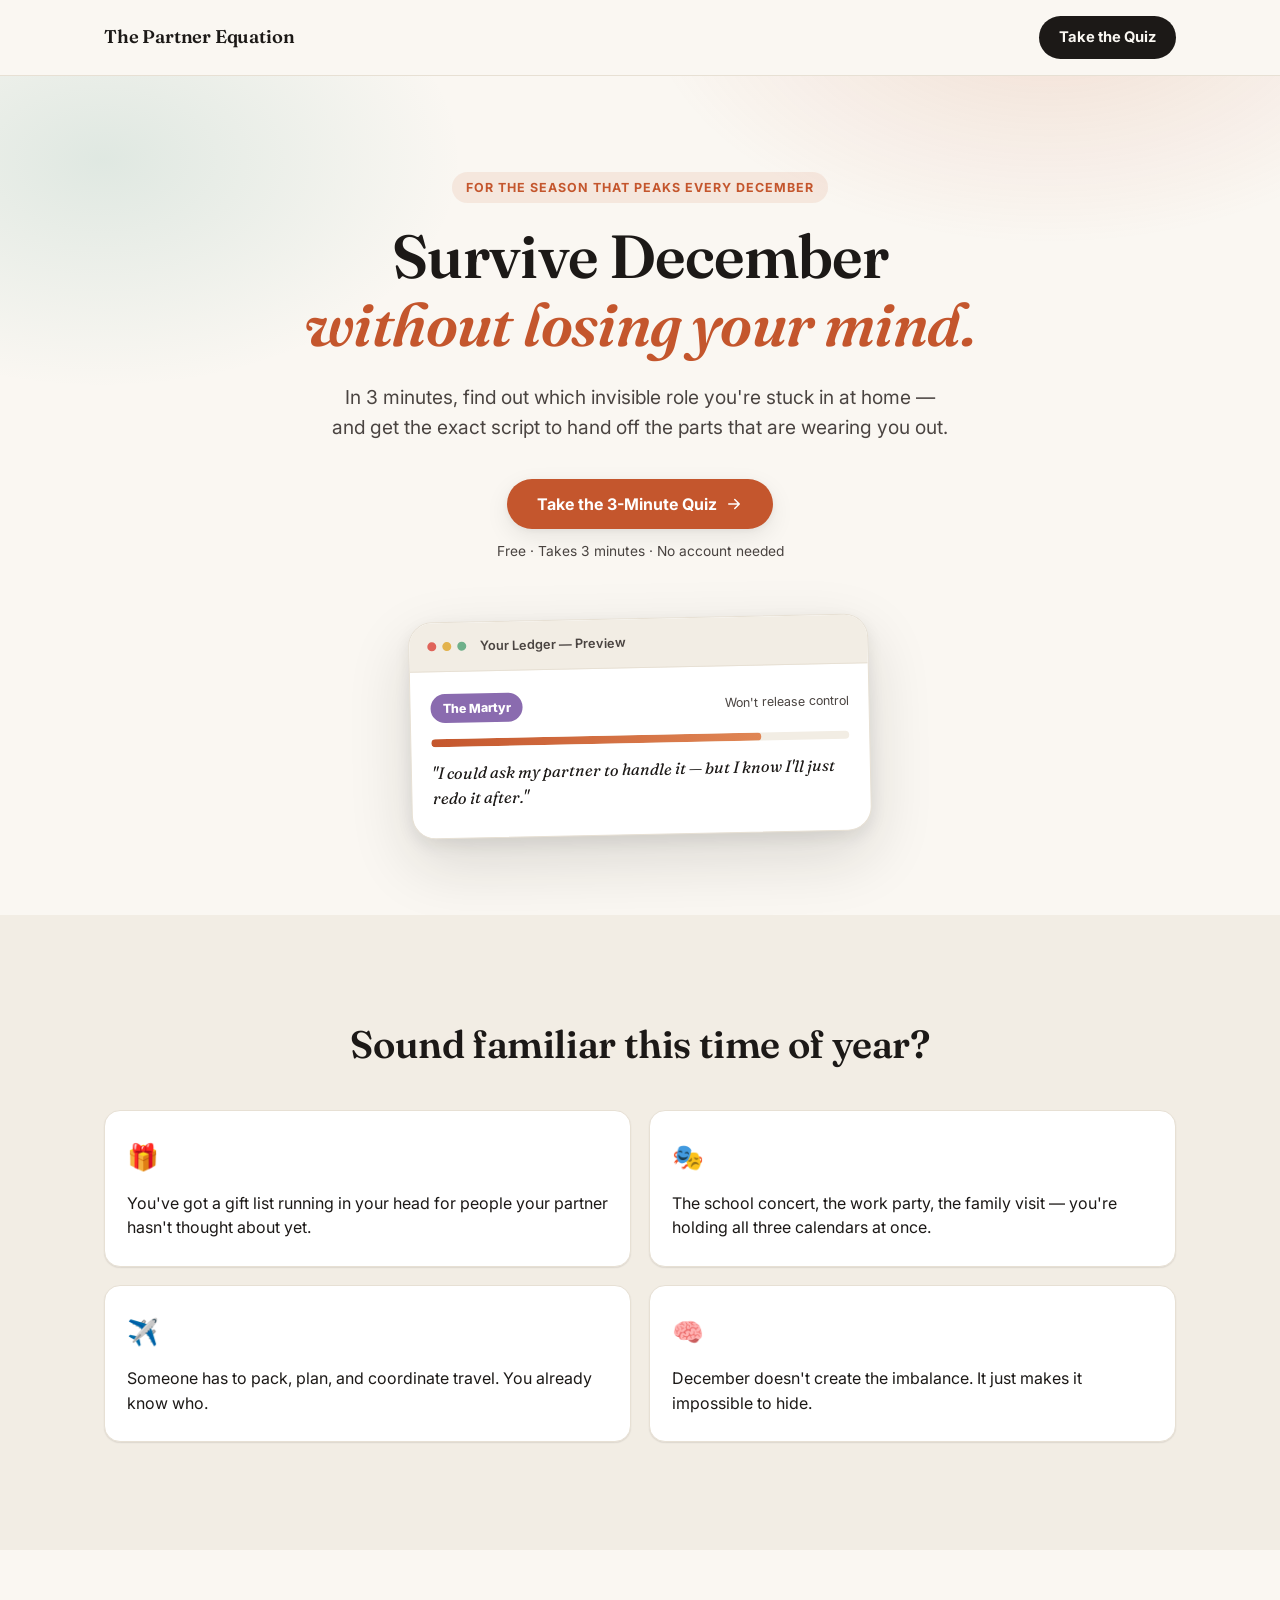
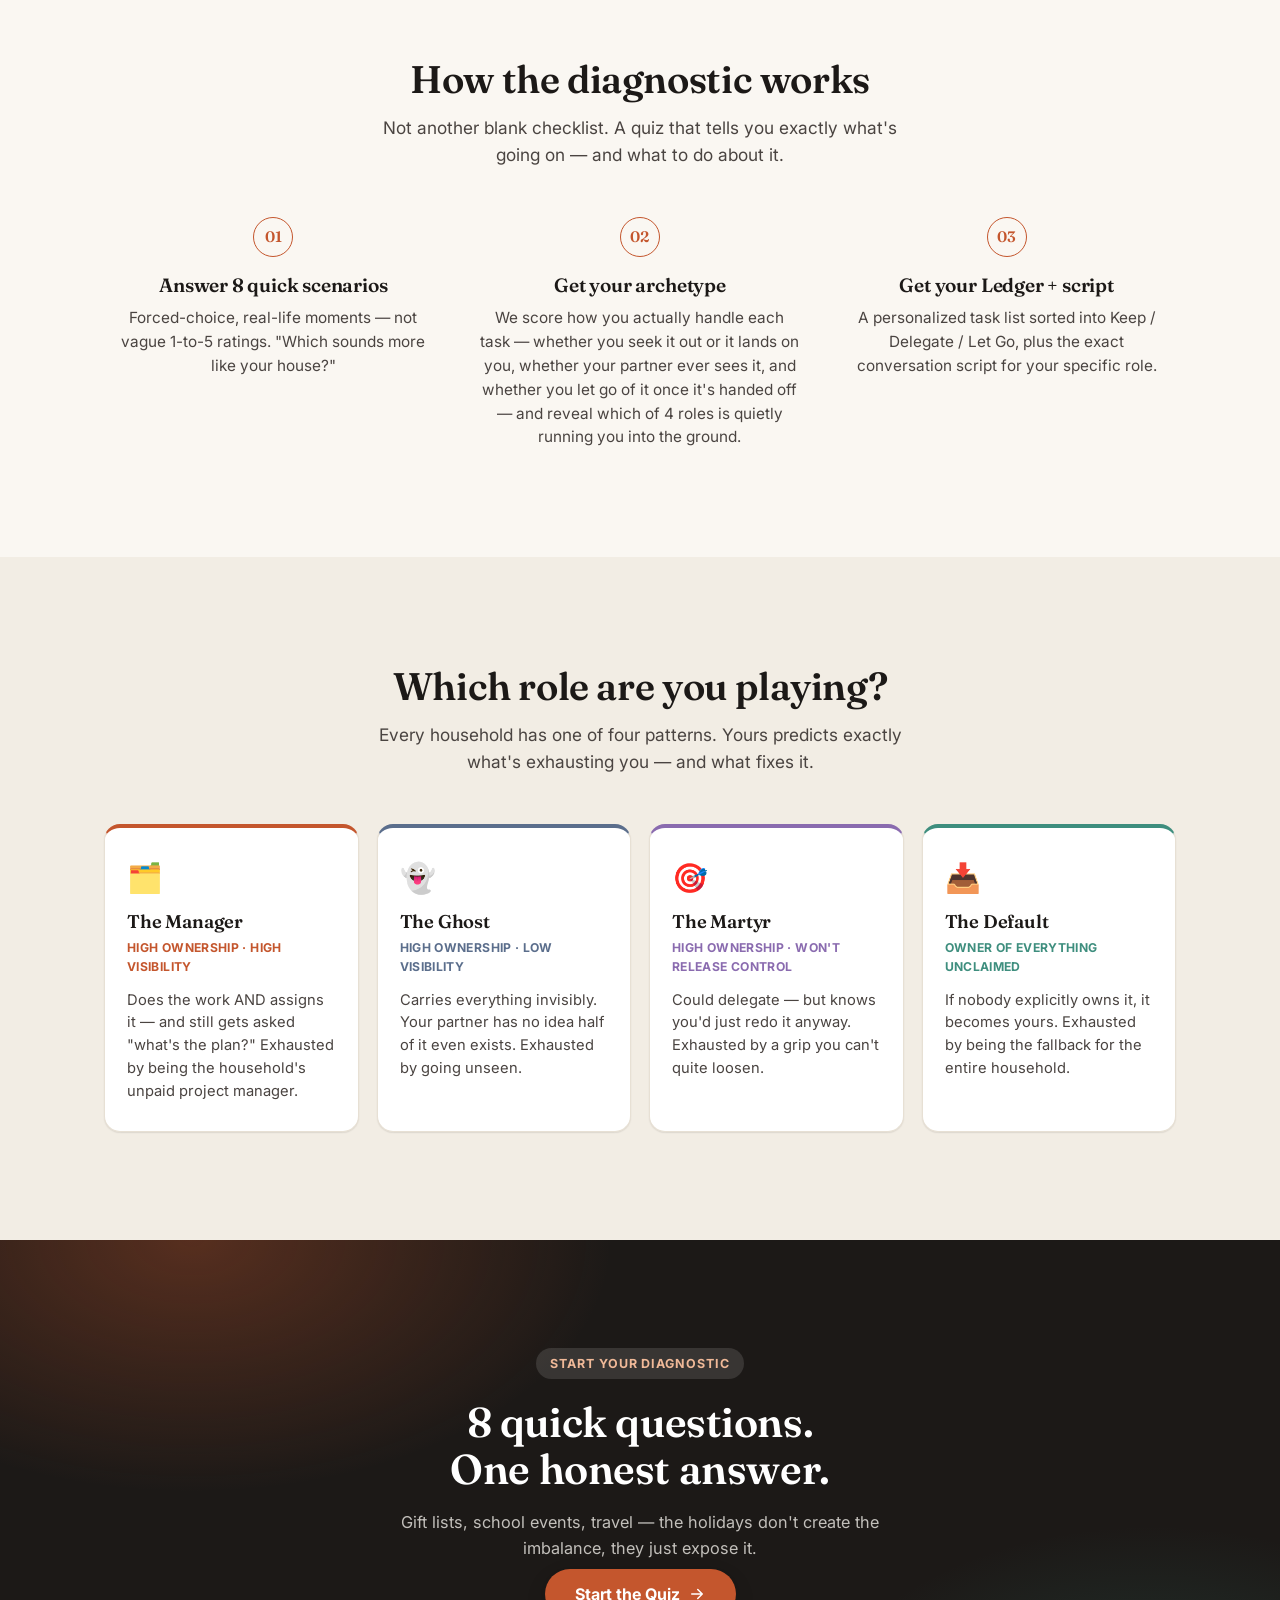
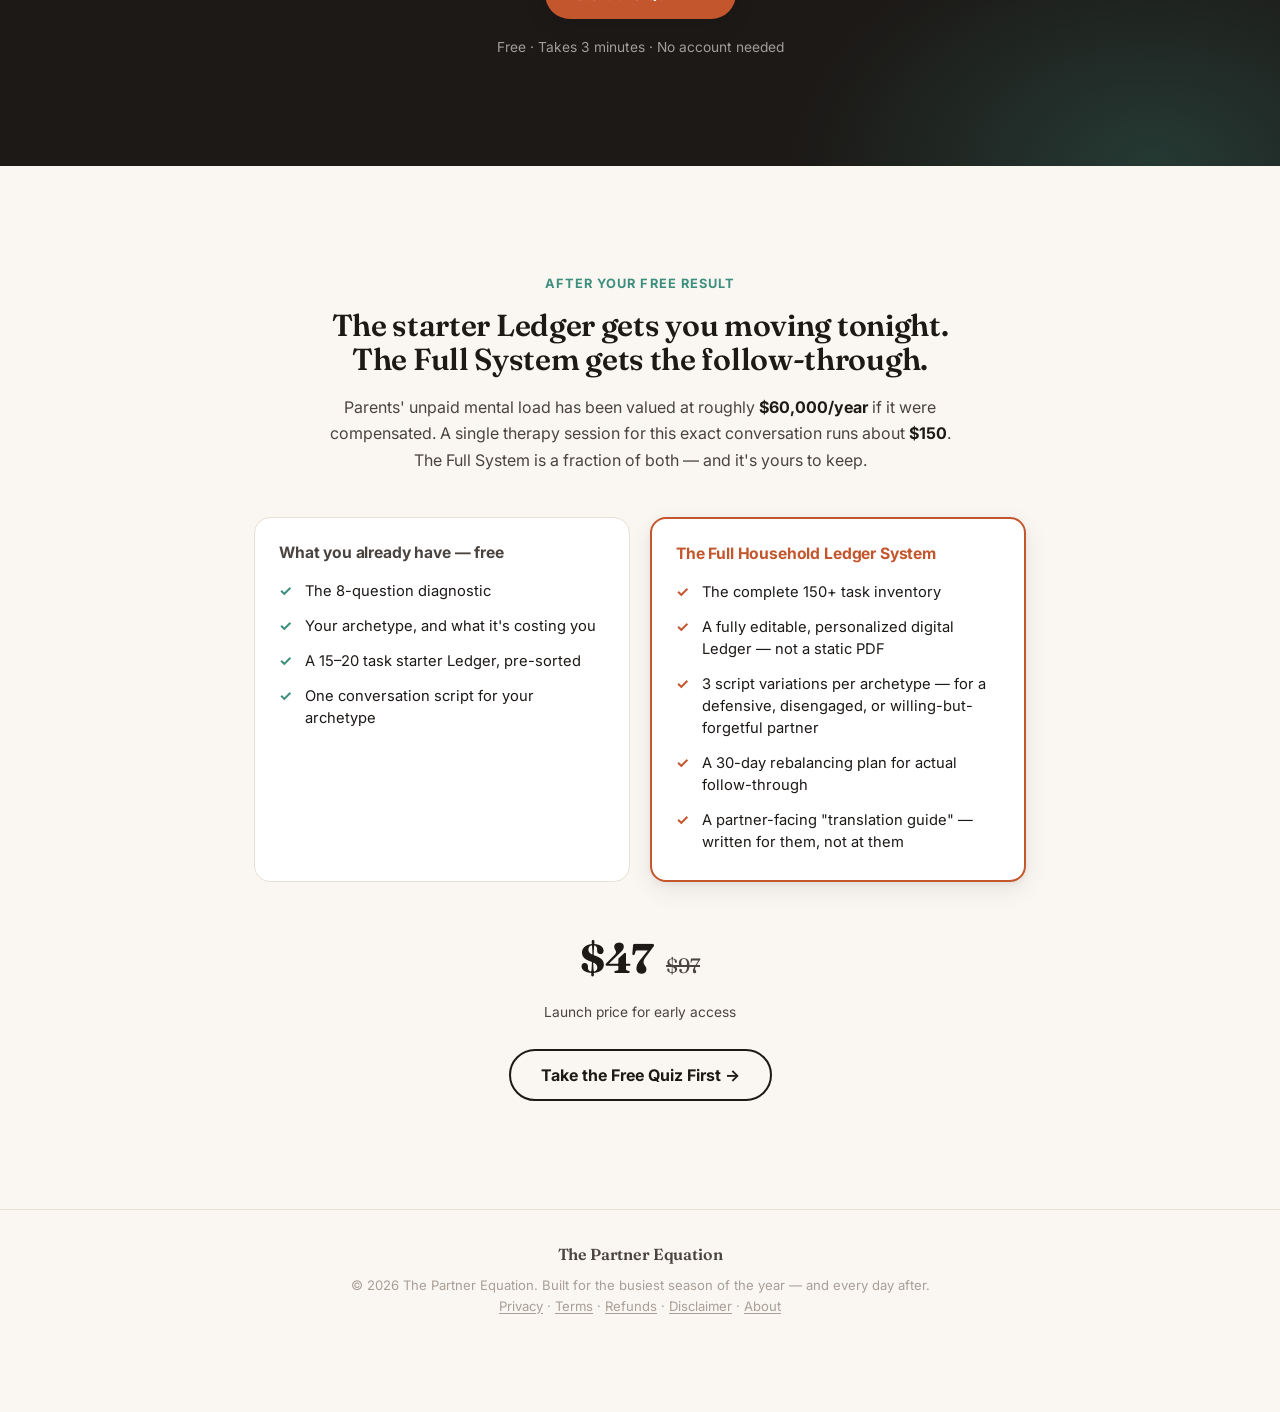
<file: holidays/index.html>
<!DOCTYPE html>
<html lang="en">
<head>
<meta charset="UTF-8">
<meta name="viewport" content="width=device-width, initial-scale=1.0, viewport-fit=cover">
<title>The Partner Equation — Survive the Holidays Without Losing It</title>
<meta name="description" content="Gift lists, school events, travel — the holidays don't create the imbalance, they just expose it. A 3-minute diagnostic that reveals which invisible role you're stuck playing at home.">
<link rel="canonical" href="https://partnerequation.com/holidays/">

<meta property="og:type" content="website">
<meta property="og:url" content="https://partnerequation.com/holidays/">
<meta property="og:title" content="The Partner Equation — Survive the Holidays Without Losing It">
<meta property="og:description" content="Gift lists, school events, travel — the holidays don't create the imbalance, they just expose it. A 3-minute diagnostic that reveals which invisible role you're stuck playing at home.">
<meta property="og:image" content="https://partnerequation.com/og/holidays.png">
<meta name="twitter:card" content="summary_large_image">
<meta name="twitter:title" content="The Partner Equation — Survive the Holidays Without Losing It">
<meta name="twitter:description" content="Gift lists, school events, travel — the holidays don't create the imbalance, they just expose it. A 3-minute diagnostic that reveals which invisible role you're stuck playing at home.">
<meta name="twitter:image" content="https://partnerequation.com/og/holidays.png">

<link rel="preconnect" href="https://fonts.googleapis.com">
<link rel="preconnect" href="https://fonts.gstatic.com" crossorigin>
<link href="https://fonts.googleapis.com/css2?family=Fraunces:ital,opsz,wght@0,9..144,400;0,9..144,500;0,9..144,600;0,9..144,700;1,9..144,500&family=Inter:wght@400;500;600;700;800&display=swap" rel="stylesheet">

<link rel="icon" href="data:image/svg+xml,<svg xmlns=%22http://www.w3.org/2000/svg%22 viewBox=%220 0 100 100%22><text y=%22.9em%22 font-size=%2290%22>📒</text></svg>">
<link rel="stylesheet" href="../styles.css">
</head>
<body>

<!-- ============ NAV ============ -->
<header class="nav" id="nav">
  <div class="nav-inner">
    <a href="../index.html" class="wordmark">The Partner Equation</a>
    <a href="#quiz" class="nav-cta">Take the Quiz</a>
  </div>
</header>

<main id="top">

  <!-- ============ HERO ============ -->
  <section class="hero">
    <div class="hero-bg" aria-hidden="true"></div>
    <div class="container hero-inner">
      <p class="eyebrow">For the season that peaks every December</p>
      <h1 class="hero-title">
        Survive December<br>
        <span class="hl">without losing your mind.</span>
      </h1>
      <p class="hero-sub">
        In 3 minutes, find out which invisible role you're stuck in at home —
        and get the exact script to hand off the parts that are wearing you out.
      </p>
      <div class="hero-actions">
        <a href="#quiz" class="btn btn-primary btn-glow">
          Take the 3-Minute Quiz
          <svg width="18" height="18" viewBox="0 0 24 24" fill="none" aria-hidden="true"><path d="M5 12h14M13 6l6 6-6 6" stroke="currentColor" stroke-width="2" stroke-linecap="round" stroke-linejoin="round"/></svg>
        </a>
        <p class="hero-microcopy">Free · Takes 3 minutes · No account needed</p>
      </div>

      <div class="hero-card" aria-hidden="true">
        <div class="hero-card-head">
          <span class="dot dot-red"></span><span class="dot dot-yellow"></span><span class="dot dot-green"></span>
          <span class="hero-card-title">Your Ledger — Preview</span>
        </div>
        <div class="hero-card-body">
          <div class="hc-row"><span class="hc-tag hc-tag-martyr">The Martyr</span><span class="hc-meta">Won't release control</span></div>
          <div class="hc-bar"><span style="width:79%"></span></div>
          <p class="hc-line">"I could ask my partner to handle it — but I know I'll just redo it after."</p>
        </div>
      </div>
    </div>
  </section>

  <!-- ============ PAIN / SOUND FAMILIAR ============ -->
  <section class="section pain">
    <div class="container">
      <h2 class="section-title">Sound familiar this time of year?</h2>
      <div class="pain-grid">
        <div class="pain-card">
          <span class="pain-icon">🎁</span>
          <p>You've got a gift list running in your head for people your partner hasn't thought about yet.</p>
        </div>
        <div class="pain-card">
          <span class="pain-icon">🎭</span>
          <p>The school concert, the work party, the family visit — you're holding all three calendars at once.</p>
        </div>
        <div class="pain-card">
          <span class="pain-icon">✈️</span>
          <p>Someone has to pack, plan, and coordinate travel. You already know who.</p>
        </div>
        <div class="pain-card">
          <span class="pain-icon">🧠</span>
          <p>December doesn't create the imbalance. It just makes it impossible to hide.</p>
        </div>
      </div>
    </div>
  </section>

  <!-- ============ HOW IT WORKS ============ -->
  <section class="section how" id="how">
    <div class="container">
      <h2 class="section-title">How the diagnostic works</h2>
      <p class="section-sub">Not another blank checklist. A quiz that tells you exactly what's going on — and what to do about it.</p>
      <div class="how-grid">
        <div class="how-step">
          <span class="how-num">01</span>
          <h3>Answer 8 quick scenarios</h3>
          <p>Forced-choice, real-life moments — not vague 1-to-5 ratings. "Which sounds more like your house?"</p>
        </div>
        <div class="how-step">
          <span class="how-num">02</span>
          <h3>Get your archetype</h3>
          <p>We score how you actually handle each task — whether you seek it out or it lands on you, whether your partner ever sees it, and whether you let go of it once it's handed off — and reveal which of 4 roles is quietly running you into the ground.</p>
        </div>
        <div class="how-step">
          <span class="how-num">03</span>
          <h3>Get your Ledger + script</h3>
          <p>A personalized task list sorted into Keep / Delegate / Let Go, plus the exact conversation script for your specific role.</p>
        </div>
      </div>
    </div>
  </section>

  <!-- ============ ARCHETYPES ============ -->
  <section class="section archetypes" id="archetypes">
    <div class="container">
      <h2 class="section-title">Which role are you playing?</h2>
      <p class="section-sub">Every household has one of four patterns. Yours predicts exactly what's exhausting you — and what fixes it.</p>
      <div class="arch-grid">

        <article class="arch-card" style="--accent:#C4562D">
          <span class="arch-emoji">🗂️</span>
          <h3>The Manager</h3>
          <p class="arch-tag">High ownership · High visibility</p>
          <p class="arch-desc">Does the work AND assigns it — and still gets asked "what's the plan?" Exhausted by being the household's unpaid project manager.</p>
        </article>

        <article class="arch-card" style="--accent:#5B6E8C">
          <span class="arch-emoji">👻</span>
          <h3>The Ghost</h3>
          <p class="arch-tag">High ownership · Low visibility</p>
          <p class="arch-desc">Carries everything invisibly. Your partner has no idea half of it even exists. Exhausted by going unseen.</p>
        </article>

        <article class="arch-card" style="--accent:#8A6BAF">
          <span class="arch-emoji">🎯</span>
          <h3>The Martyr</h3>
          <p class="arch-tag">High ownership · Won't release control</p>
          <p class="arch-desc">Could delegate — but knows you'd just redo it anyway. Exhausted by a grip you can't quite loosen.</p>
        </article>

        <article class="arch-card" style="--accent:#3E8E7E">
          <span class="arch-emoji">📥</span>
          <h3>The Default</h3>
          <p class="arch-tag">Owner of everything unclaimed</p>
          <p class="arch-desc">If nobody explicitly owns it, it becomes yours. Exhausted by being the fallback for the entire household.</p>
        </article>

      </div>
    </div>
  </section>

  <!-- ============ QUIZ APP ============ -->
  <section class="section start" id="quiz">
    <div class="start-bg" aria-hidden="true"></div>
    <div class="container start-inner">
      <div id="quizApp">

        <!-- Screen 1: intro -->
        <div class="quiz-screen" id="screenIntro">
          <p class="eyebrow eyebrow-light">Start your diagnostic</p>
          <h2 class="start-title">8 quick questions.<br>One honest answer.</h2>
          <p class="start-sub">Gift lists, school events, travel — the holidays don't create the imbalance, they just expose it.</p>
          <button type="button" class="btn btn-primary btn-glow" id="startQuizBtn">
            Start the Quiz
            <svg width="18" height="18" viewBox="0 0 24 24" fill="none" aria-hidden="true"><path d="M5 12h14M13 6l6 6-6 6" stroke="currentColor" stroke-width="2" stroke-linecap="round" stroke-linejoin="round"/></svg>
          </button>
          <p class="hero-microcopy hero-microcopy-light">Free · Takes 3 minutes · No account needed</p>
        </div>

        <!-- Screen 2: question -->
        <div class="quiz-screen" id="screenQuestion" hidden>
          <div class="quiz-progress" role="progressbar" aria-valuemin="0" aria-valuemax="100" id="quizProgressWrap">
            <div class="quiz-progress-bar" id="progressBar"></div>
          </div>
          <p class="quiz-count" id="quizCount">Question 1 of 8</p>
          <h3 class="quiz-question" id="quizQuestionText"></h3>
          <div class="quiz-options" id="quizOptions"></div>
          <button type="button" class="quiz-back" id="quizBackBtn" hidden>← Back</button>
        </div>

        <!-- Screen 3: free result reveal + email gate -->
        <div class="quiz-screen" id="screenResult" hidden>
          <p class="eyebrow eyebrow-light">Your result</p>
          <div class="result-badge" id="resultBadge" aria-hidden="true"></div>
          <h2 class="start-title" id="resultTitle"></h2>
          <p class="start-sub" id="resultTeaser"></p>

          <form class="email-form" id="emailForm" novalidate>
            <div class="email-field">
              <input type="email" id="emailInput" name="email" placeholder="you@email.com" autocomplete="email" inputmode="email" required aria-label="Email address">
              <button type="submit" class="btn btn-primary" id="emailSubmit">
                <span class="btn-label">Unlock My Ledger</span>
              </button>
            </div>
            <p class="email-error" id="emailError" hidden>Enter a valid email so we know where to send your Ledger.</p>
            <p class="email-fineprint">No spam. Unsubscribe anytime. Your full Ledger unlocks instantly below.</p>
          </form>
        </div>

      </div>
    </div>
  </section>

  <!-- ============ LEDGER (personalized deliverable) ============ -->
  <section class="section ledger" id="ledger" hidden>
    <div class="container">
      <div id="ledgerPrintArea">
        <div class="ledger-header">
          <span class="eyebrow" id="ledgerEyebrow">Your Starter Ledger</span>
          <h2 class="section-title" id="ledgerTitle"></h2>
          <p class="ledger-cost" id="ledgerCost"></p>
        </div>

        <div class="board" id="board">
          <div class="board-col" data-col="keep">
            <h3>Keep</h3>
            <div class="board-list" id="colKeep"></div>
          </div>
          <div class="board-col" data-col="delegate">
            <h3>Delegate</h3>
            <div class="board-list" id="colDelegate"></div>
          </div>
          <div class="board-col" data-col="letGo">
            <h3>Let Go</h3>
            <div class="board-list" id="colLetGo"></div>
          </div>
        </div>
        <p class="board-hint no-print">Not quite right? Use the dropdown on any task to move it — this is your starting point, not a final answer.</p>
        <details class="na-section no-print">
          <summary id="naSummary">Not applicable to us (0)</summary>
          <div class="board-list" id="colNA"></div>
        </details>

        <div class="script-block">
          <h3 class="script-heading">Your conversation script</h3>
          <div class="script-tabs" role="tablist">
            <button type="button" class="script-tab active" data-tab="self" role="tab" aria-selected="true">Script for you</button>
            <button type="button" class="script-tab" data-tab="partner" role="tab" aria-selected="false">Send to your partner</button>
          </div>
          <p class="script-active-label" id="scriptActiveLabel"></p>
          <p class="script-text" id="scriptText"></p>
          <button type="button" class="btn btn-outline btn-sm" id="copyScriptBtn">Copy Script</button>
        </div>

        <div class="ledger-actions no-print">
          <button type="button" class="btn btn-outline" id="downloadPdfBtn">Download as PDF</button>
        </div>
      </div>

      <div class="ledger-upsell no-print">
        <p id="ledgerUpsellLine">Ready for the full system?</p>
        <a href="#upsell" class="btn btn-primary">See the Full Household Ledger System →</a>
      </div>
    </div>
  </section>

  <!-- ============ UPSELL ============ -->
  <section class="section upsell" id="upsell">
    <div class="container upsell-inner">
      <span class="upsell-kicker">After your free result</span>
      <h2 class="upsell-title">The starter Ledger gets you moving tonight.<br>The Full System gets the follow-through.</h2>
      <p class="upsell-stat">Parents' unpaid mental load has been valued at roughly <strong>$60,000/year</strong> if it were compensated. A single therapy session for this exact conversation runs about <strong>$150</strong>. The Full System is a fraction of both — and it's yours to keep.</p>

      <div class="compare-grid">
        <div class="compare-col">
          <h3>What you already have — free</h3>
          <ul class="compare-list">
            <li>The 8-question diagnostic</li>
            <li>Your archetype, and what it's costing you</li>
            <li>A 15–20 task starter Ledger, pre-sorted</li>
            <li>One conversation script for your archetype</li>
          </ul>
        </div>
        <div class="compare-col compare-col-premium">
          <h3>The Full Household Ledger System</h3>
          <ul class="compare-list">
            <li>The complete 150+ task inventory</li>
            <li>A fully editable, personalized digital Ledger — not a static PDF</li>
            <li>3 script variations per archetype — for a defensive, disengaged, or willing-but-forgetful partner</li>
            <li>A 30-day rebalancing plan for actual follow-through</li>
            <li>A partner-facing "translation guide" — written for them, not at them</li>
          </ul>
        </div>
      </div>

      <div class="upsell-price">
        <span class="price-launch">$47</span>
        <span class="price-regular">$97</span>
        <span class="price-label">Launch price for early access</span>
      </div>

      <button type="button" class="btn btn-outline" id="upsellCta">Take the Free Quiz First →</button>
      <p class="upsell-confirm" id="upsellConfirm" hidden>You're on the list — I'll email you the moment the Full System is ready.</p>
    </div>
  </section>

</main>

<!-- ============ FOOTER ============ -->
<footer class="footer">
  <div class="container footer-inner">
    <span class="wordmark wordmark-footer">The Partner Equation</span>
    <p>© 2026 The Partner Equation. Built for the busiest season of the year — and every day after.<br>
    <a href="../privacy/index.html">Privacy</a> · <a href="../terms/index.html">Terms</a> · <a href="../refund-policy/index.html">Refunds</a> · <a href="../disclaimer/index.html">Disclaimer</a> · <a href="../about/index.html">About</a></p>
  </div>
</footer>

<!-- ============ STICKY MOBILE CTA ============ -->
<div class="sticky-cta" id="stickyCta">
  <a href="#quiz" class="btn btn-primary btn-block">Take the 3-Minute Quiz →</a>
</div>

<script>window.HHL_SCENARIO = 'holidays';</script>
<script src="../script.js"></script>
</body>
</html>
</file>
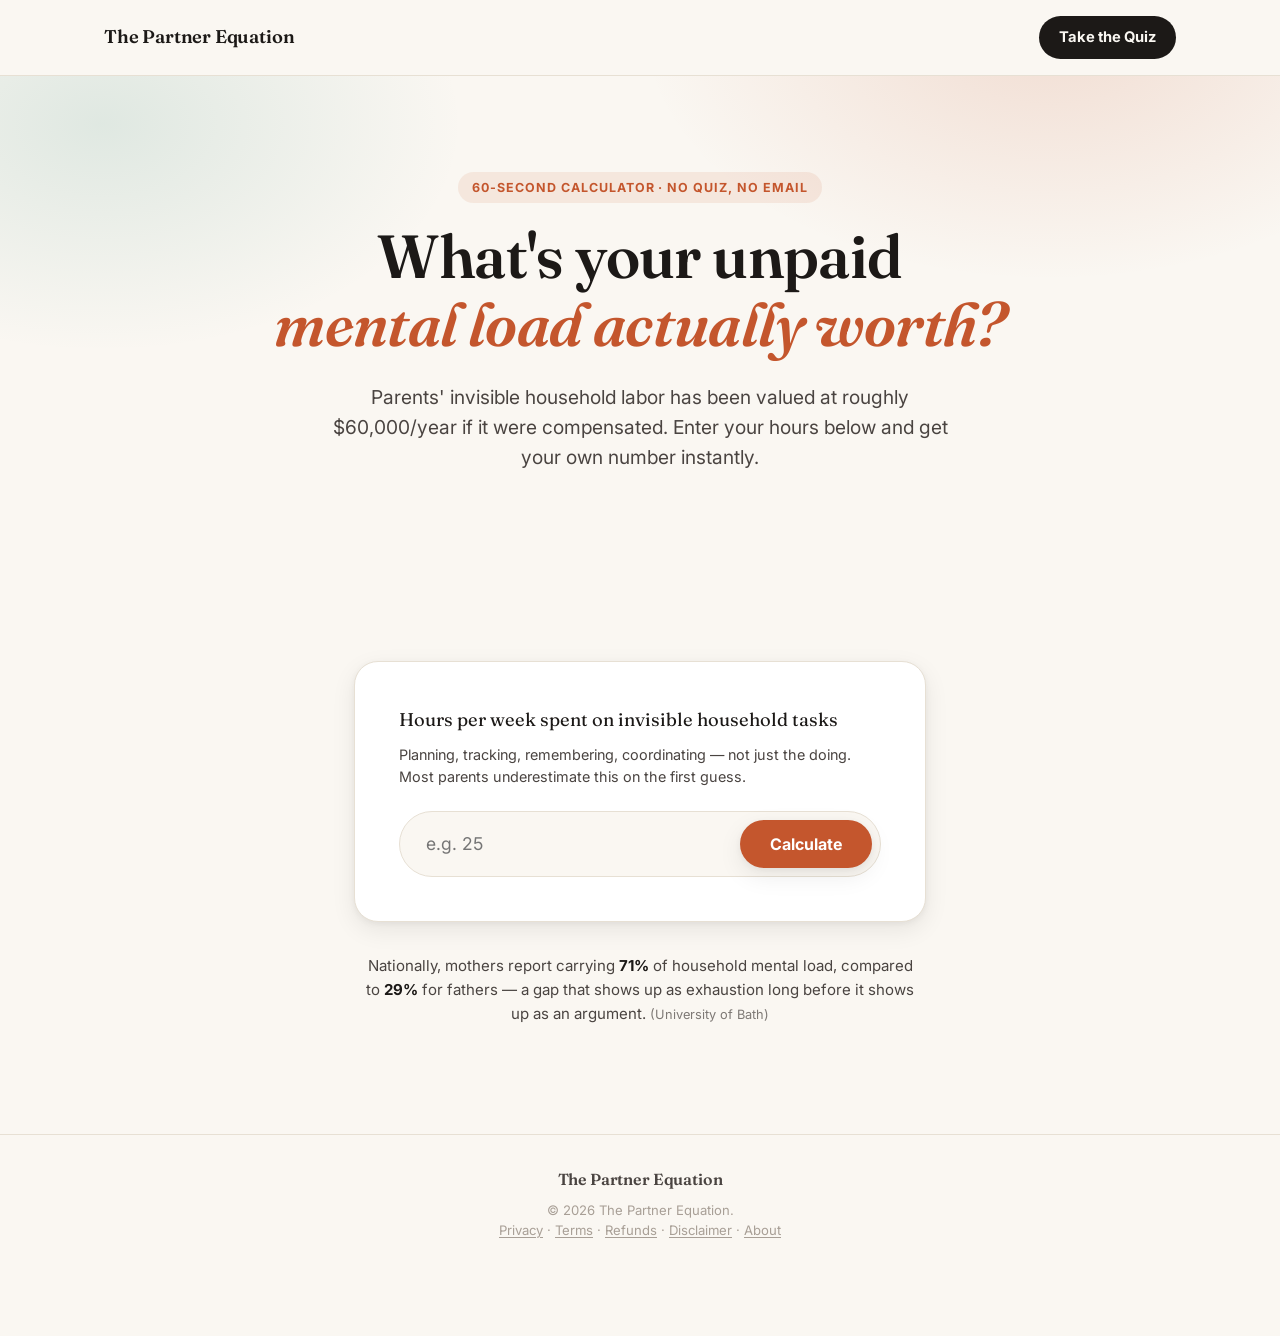
<file: mental-load-calculator/index.html>
<!DOCTYPE html>
<html lang="en">
<head>
<meta charset="UTF-8">
<meta name="viewport" content="width=device-width, initial-scale=1.0, viewport-fit=cover">
<title>Mental Load Calculator — What's Your Unpaid Labor Worth?</title>
<meta name="description" content="Parents' unpaid mental load has been valued at roughly $60,000/year. Enter your hours, get your number in seconds — no quiz, no email required.">
<link rel="canonical" href="https://partnerequation.com/mental-load-calculator/">

<meta property="og:type" content="website">
<meta property="og:url" content="https://partnerequation.com/mental-load-calculator/">
<meta property="og:title" content="Mental Load Calculator — What's Your Unpaid Labor Worth?">
<meta property="og:description" content="Parents' unpaid mental load has been valued at roughly $60,000/year. Enter your hours, get your number in seconds — no quiz, no email required.">
<meta property="og:image" content="https://partnerequation.com/og/mental-load-calculator.png">
<meta name="twitter:card" content="summary_large_image">
<meta name="twitter:title" content="Mental Load Calculator — What's Your Unpaid Labor Worth?">
<meta name="twitter:description" content="Parents' unpaid mental load has been valued at roughly $60,000/year. Enter your hours, get your number in seconds — no quiz, no email required.">
<meta name="twitter:image" content="https://partnerequation.com/og/mental-load-calculator.png">

<link rel="preconnect" href="https://fonts.googleapis.com">
<link rel="preconnect" href="https://fonts.gstatic.com" crossorigin>
<link href="https://fonts.googleapis.com/css2?family=Fraunces:ital,opsz,wght@0,9..144,400;0,9..144,500;0,9..144,600;0,9..144,700;1,9..144,500&family=Inter:wght@400;500;600;700;800&display=swap" rel="stylesheet">

<link rel="icon" href="data:image/svg+xml,<svg xmlns=%22http://www.w3.org/2000/svg%22 viewBox=%220 0 100 100%22><text y=%22.9em%22 font-size=%2290%22>📒</text></svg>">
<link rel="stylesheet" href="../styles.css">
</head>
<body>

<!-- ============ NAV ============ -->
<header class="nav" id="nav">
  <div class="nav-inner">
    <a href="../index.html" class="wordmark">The Partner Equation</a>
    <a href="../index.html" class="nav-cta">Take the Quiz</a>
  </div>
</header>

<main id="top">

  <!-- ============ HERO ============ -->
  <section class="hero">
    <div class="hero-bg" aria-hidden="true"></div>
    <div class="container hero-inner">
      <p class="eyebrow">60-second calculator · no quiz, no email</p>
      <h1 class="hero-title">
        What's your unpaid<br>
        <span class="hl">mental load actually worth?</span>
      </h1>
      <p class="hero-sub">
        Parents' invisible household labor has been valued at roughly $60,000/year
        if it were compensated. Enter your hours below and get your own number instantly.
      </p>
    </div>
  </section>

  <!-- ============ CALCULATOR ============ -->
  <section class="section calc">
    <div class="container calc-inner">
      <div class="calc-card">
        <label class="calc-label" for="calcHours">Hours per week spent on invisible household tasks</label>
        <p class="calc-hint">Planning, tracking, remembering, coordinating — not just the doing. Most parents underestimate this on the first guess.</p>
        <div class="calc-input-row">
          <input type="number" id="calcHours" min="1" max="100" step="1" placeholder="e.g. 25" inputmode="numeric">
          <button type="button" class="btn btn-primary" id="calcBtn">Calculate</button>
        </div>

        <div class="calc-result" id="calcResult" hidden>
          <p class="calc-result-label">Your mental load is worth roughly</p>
          <p class="calc-result-value" id="calcResultValue">$0</p>
          <p class="calc-result-sub" id="calcResultSub">a year, based on a blended market rate for household management, childcare coordination, and admin work.</p>
        </div>
      </div>

      <p class="calc-stat">Nationally, mothers report carrying <strong>71%</strong> of household mental load, compared to <strong>29%</strong> for fathers — a gap that shows up as exhaustion long before it shows up as an argument. <span class="calc-stat-source">(University of Bath)</span></p>

      <div class="calc-cta" id="calcCta" hidden>
        <p>Now that you know what it's worth —</p>
        <a href="../index.html" class="btn btn-outline">Find Out Which Role Is Costing You the Most →</a>
      </div>
    </div>
  </section>

</main>

<!-- ============ FOOTER ============ -->
<footer class="footer">
  <div class="container footer-inner">
    <span class="wordmark wordmark-footer">The Partner Equation</span>
    <p>© 2026 The Partner Equation.<br>
    <a href="../privacy/index.html">Privacy</a> · <a href="../terms/index.html">Terms</a> · <a href="../refund-policy/index.html">Refunds</a> · <a href="../disclaimer/index.html">Disclaimer</a> · <a href="../about/index.html">About</a></p>
  </div>
</footer>

<script>
(function () {
  'use strict';
  var HOURLY_RATE = 28; // blended market rate for household mgmt / childcare coordination / admin work
  var hoursInput = document.getElementById('calcHours');
  var calcBtn = document.getElementById('calcBtn');
  var calcResult = document.getElementById('calcResult');
  var calcResultValue = document.getElementById('calcResultValue');
  var calcResultSub = document.getElementById('calcResultSub');
  var calcCta = document.getElementById('calcCta');
  var NATIONAL_FIGURE = 60000;

  function formatUSD(n) {
    return '$' + Math.round(n).toLocaleString('en-US');
  }

  function resultSubtext(annual) {
    var base = 'a year, based on a blended market rate for household management, childcare coordination, and admin work';
    var ratio = annual / NATIONAL_FIGURE;
    if (ratio < 0.75) {
      return base + ' — and that\'s likely an undercount. Researchers peg the national average for this labor closer to <strong>$60,000/year</strong>.';
    }
    if (ratio > 1.3) {
      return base + ' — well above the <strong>$60,000/year</strong> figure often cited nationally. However you counted your hours, it\'s clearly not nothing.';
    }
    return base + ' — not far off the <strong>$60,000/year</strong> figure researchers cite for this labor nationally.';
  }

  calcBtn.addEventListener('click', function () {
    var hours = parseFloat(hoursInput.value);
    if (!hours || hours <= 0) {
      hoursInput.focus();
      return;
    }
    var annual = hours * 52 * HOURLY_RATE;
    calcResultValue.textContent = formatUSD(annual);
    calcResultSub.innerHTML = resultSubtext(annual);
    calcResult.hidden = false;
    calcCta.hidden = false;
    try {
      var log = JSON.parse(localStorage.getItem('hhl_funnel') || '[]');
      log.push({ event: 'calculator_used', scenario: 'calculator', hours: hours, annual: Math.round(annual), ts: Date.now() });
      localStorage.setItem('hhl_funnel', JSON.stringify(log));
    } catch (err) { /* non-critical */ }
  });

  hoursInput.addEventListener('keydown', function (e) {
    if (e.key === 'Enter') calcBtn.click();
  });
})();
</script>
</body>
</html>
</file>
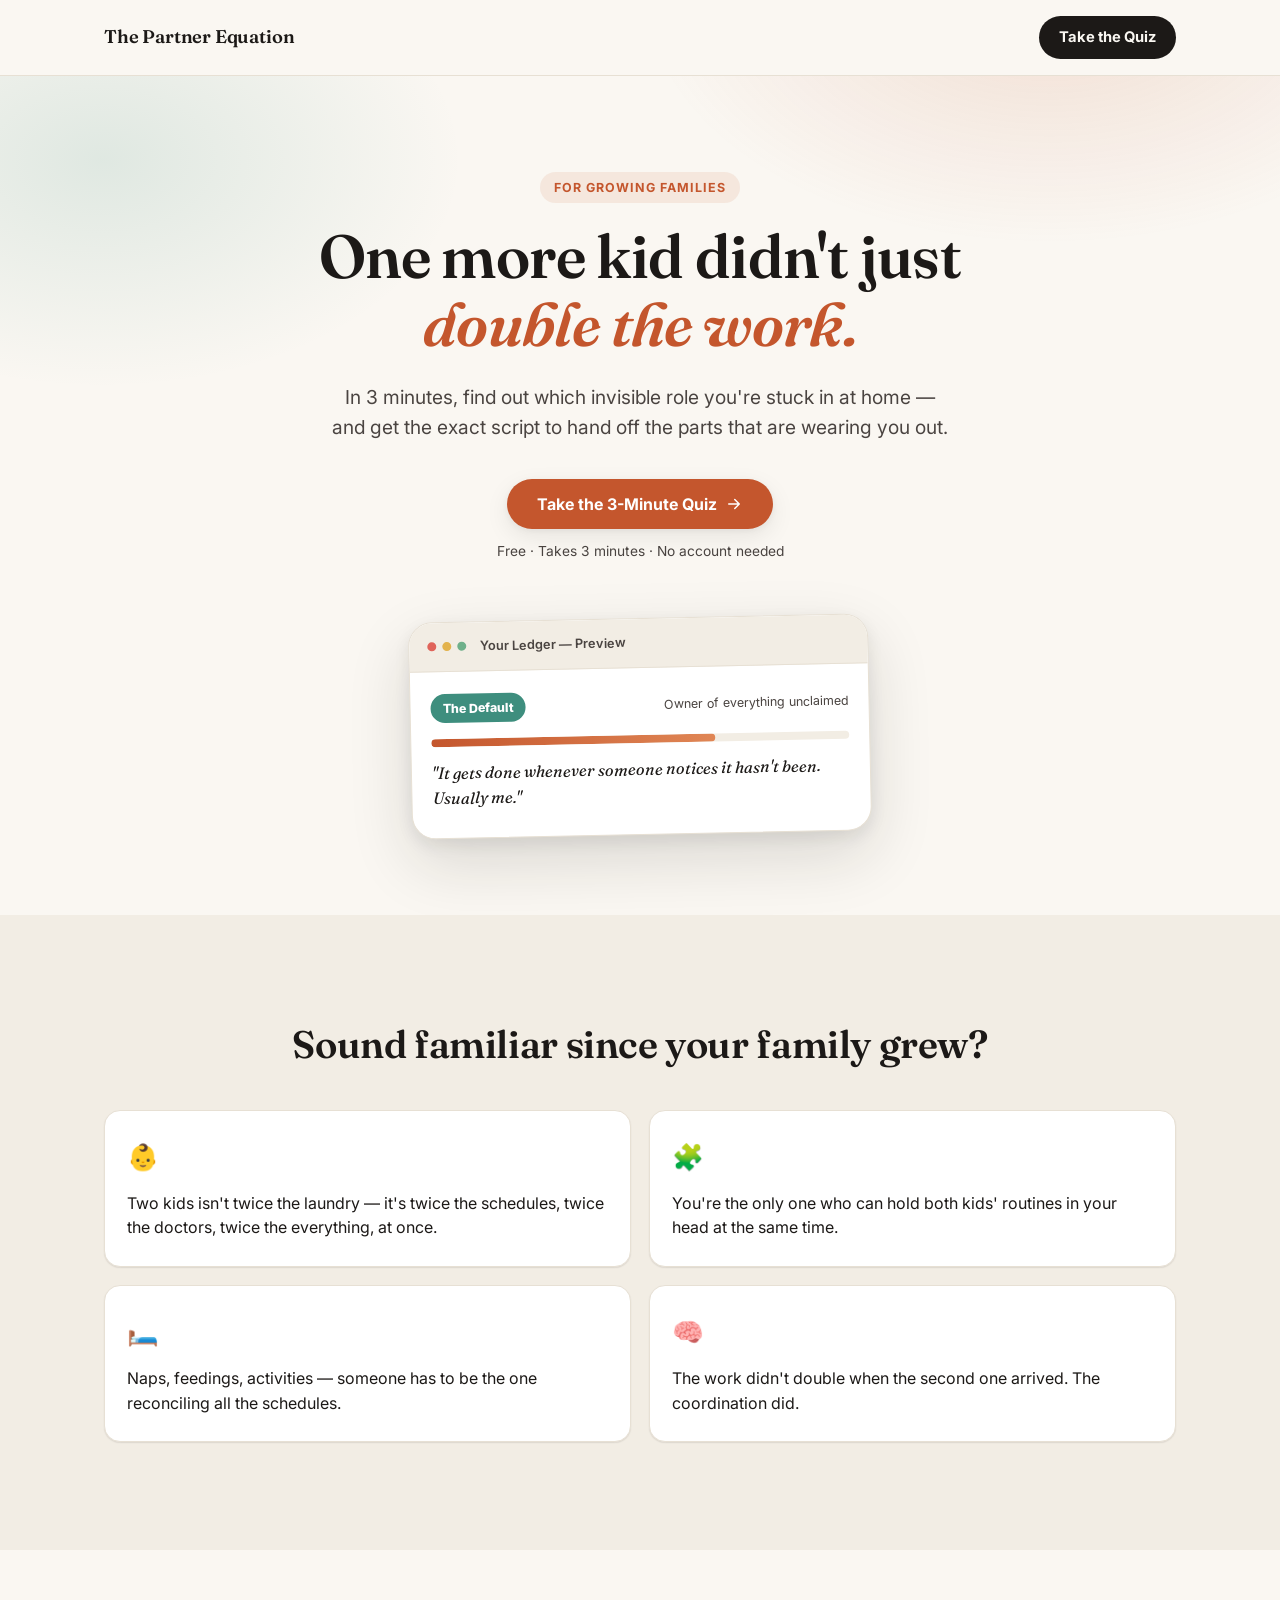
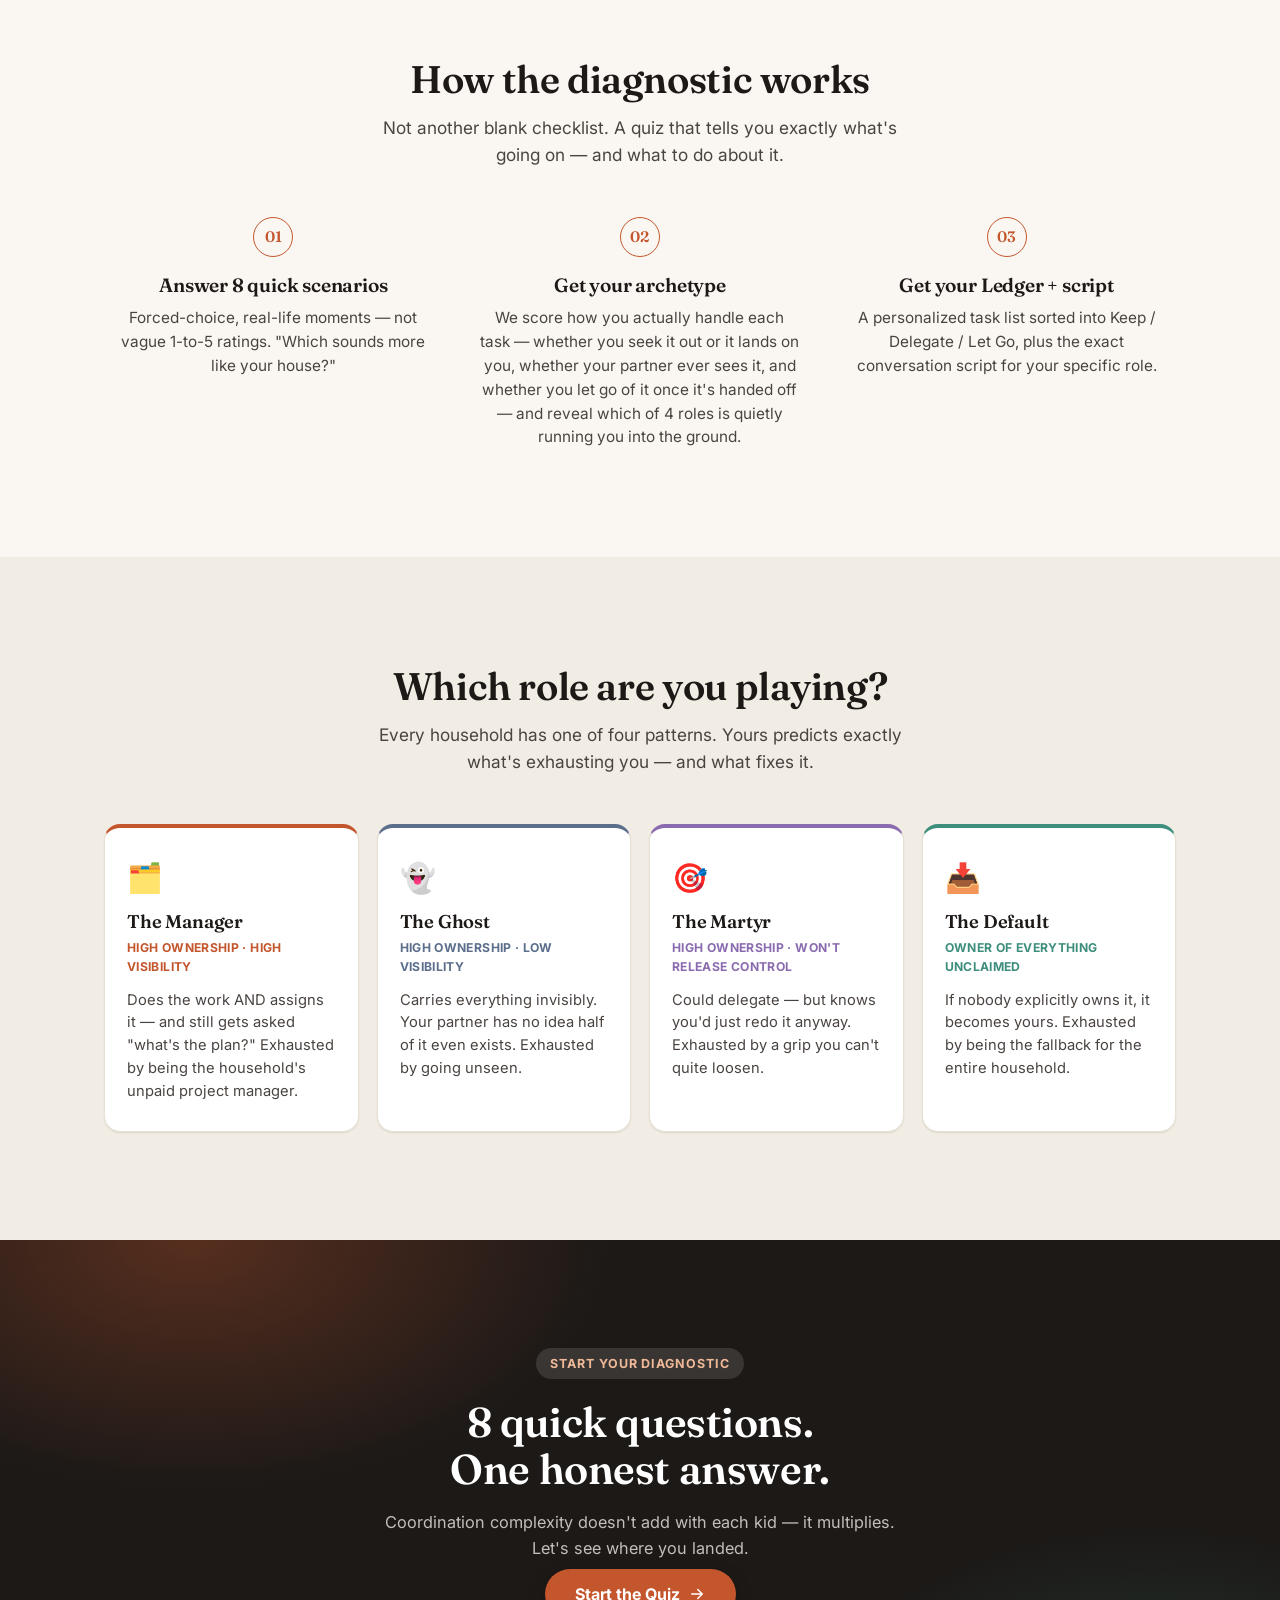
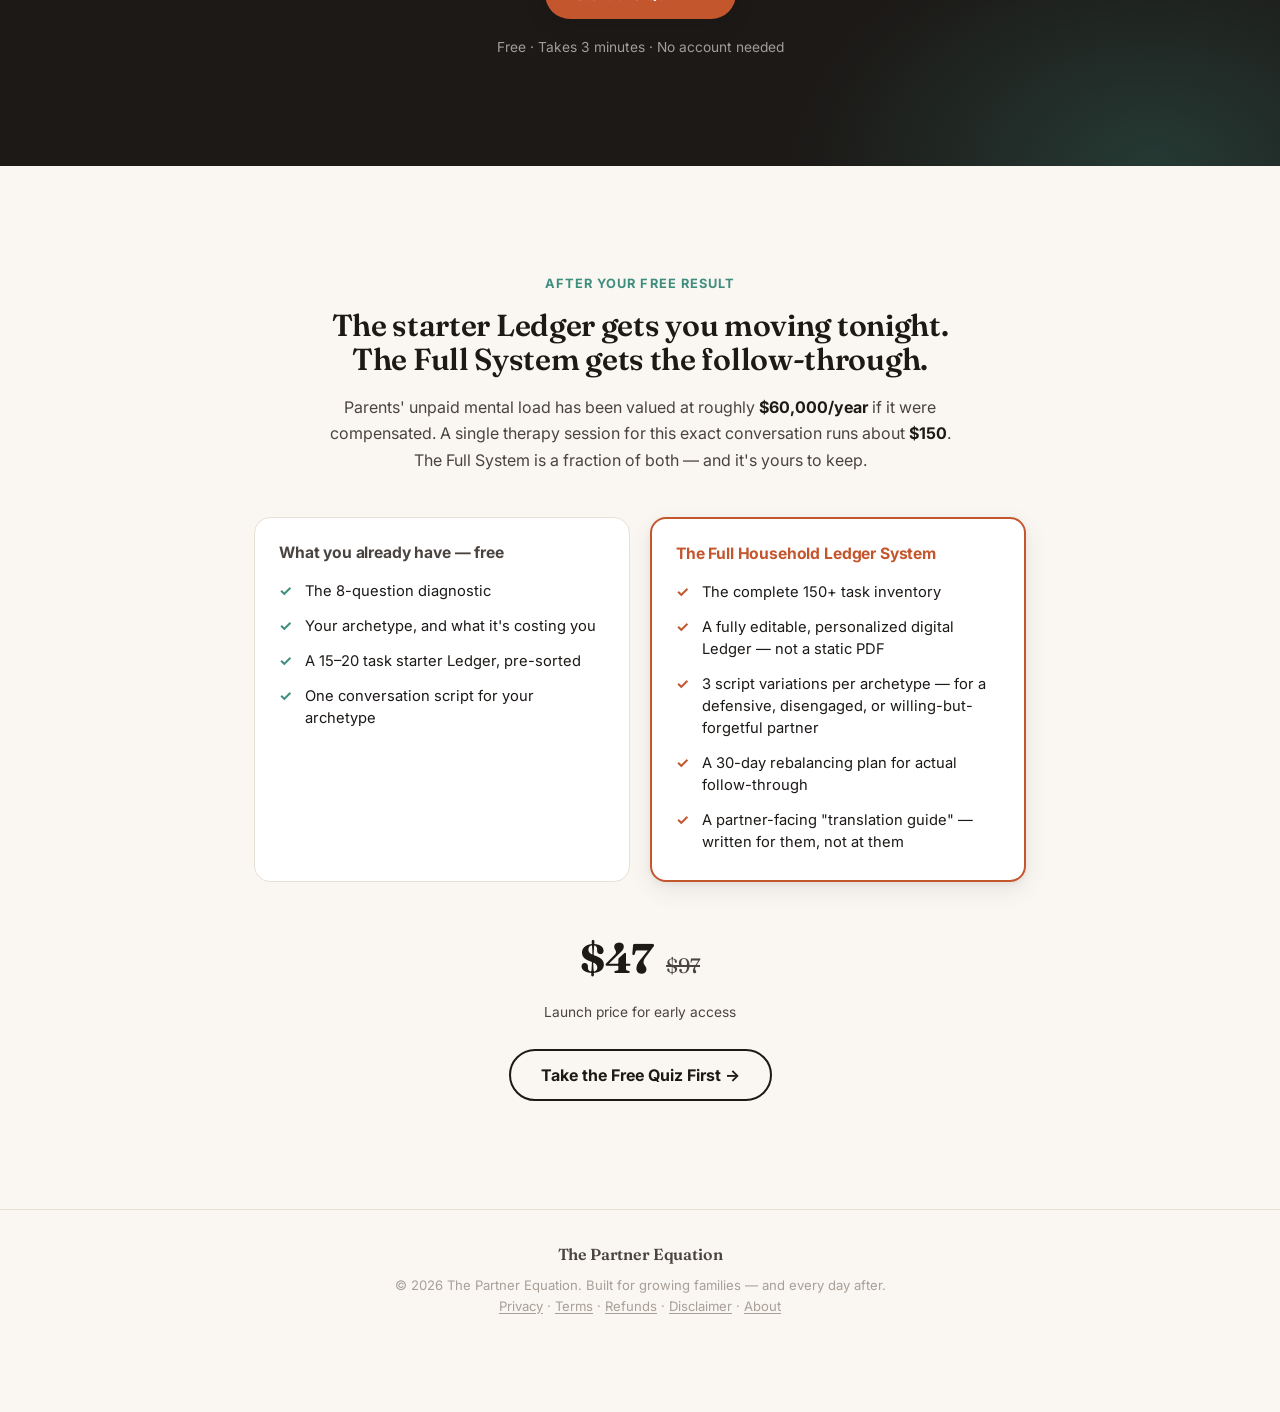
<file: new-sibling/index.html>
<!DOCTYPE html>
<html lang="en">
<head>
<meta charset="UTF-8">
<meta name="viewport" content="width=device-width, initial-scale=1.0, viewport-fit=cover">
<title>The Partner Equation — New Sibling? Find Who's Really Carrying It</title>
<meta name="description" content="One more kid didn't just double the work — it multiplied the coordination. A 3-minute diagnostic that reveals which invisible role you're stuck playing at home.">
<link rel="canonical" href="https://partnerequation.com/new-sibling/">

<meta property="og:type" content="website">
<meta property="og:url" content="https://partnerequation.com/new-sibling/">
<meta property="og:title" content="The Partner Equation — New Sibling? Find Who's Really Carrying It">
<meta property="og:description" content="One more kid didn't just double the work — it multiplied the coordination. A 3-minute diagnostic that reveals which invisible role you're stuck playing at home.">
<meta property="og:image" content="https://partnerequation.com/og/new-sibling.png">
<meta name="twitter:card" content="summary_large_image">
<meta name="twitter:title" content="The Partner Equation — New Sibling? Find Who's Really Carrying It">
<meta name="twitter:description" content="One more kid didn't just double the work — it multiplied the coordination. A 3-minute diagnostic that reveals which invisible role you're stuck playing at home.">
<meta name="twitter:image" content="https://partnerequation.com/og/new-sibling.png">

<link rel="preconnect" href="https://fonts.googleapis.com">
<link rel="preconnect" href="https://fonts.gstatic.com" crossorigin>
<link href="https://fonts.googleapis.com/css2?family=Fraunces:ital,opsz,wght@0,9..144,400;0,9..144,500;0,9..144,600;0,9..144,700;1,9..144,500&family=Inter:wght@400;500;600;700;800&display=swap" rel="stylesheet">

<link rel="icon" href="data:image/svg+xml,<svg xmlns=%22http://www.w3.org/2000/svg%22 viewBox=%220 0 100 100%22><text y=%22.9em%22 font-size=%2290%22>📒</text></svg>">
<link rel="stylesheet" href="../styles.css">
</head>
<body>

<!-- ============ NAV ============ -->
<header class="nav" id="nav">
  <div class="nav-inner">
    <a href="../index.html" class="wordmark">The Partner Equation</a>
    <a href="#quiz" class="nav-cta">Take the Quiz</a>
  </div>
</header>

<main id="top">

  <!-- ============ HERO ============ -->
  <section class="hero">
    <div class="hero-bg" aria-hidden="true"></div>
    <div class="container hero-inner">
      <p class="eyebrow">For growing families</p>
      <h1 class="hero-title">
        One more kid didn't just<br>
        <span class="hl">double the work.</span>
      </h1>
      <p class="hero-sub">
        In 3 minutes, find out which invisible role you're stuck in at home —
        and get the exact script to hand off the parts that are wearing you out.
      </p>
      <div class="hero-actions">
        <a href="#quiz" class="btn btn-primary btn-glow">
          Take the 3-Minute Quiz
          <svg width="18" height="18" viewBox="0 0 24 24" fill="none" aria-hidden="true"><path d="M5 12h14M13 6l6 6-6 6" stroke="currentColor" stroke-width="2" stroke-linecap="round" stroke-linejoin="round"/></svg>
        </a>
        <p class="hero-microcopy">Free · Takes 3 minutes · No account needed</p>
      </div>

      <div class="hero-card" aria-hidden="true">
        <div class="hero-card-head">
          <span class="dot dot-red"></span><span class="dot dot-yellow"></span><span class="dot dot-green"></span>
          <span class="hero-card-title">Your Ledger — Preview</span>
        </div>
        <div class="hero-card-body">
          <div class="hc-row"><span class="hc-tag hc-tag-default">The Default</span><span class="hc-meta">Owner of everything unclaimed</span></div>
          <div class="hc-bar"><span style="width:68%"></span></div>
          <p class="hc-line">"It gets done whenever someone notices it hasn't been. Usually me."</p>
        </div>
      </div>
    </div>
  </section>

  <!-- ============ PAIN / SOUND FAMILIAR ============ -->
  <section class="section pain">
    <div class="container">
      <h2 class="section-title">Sound familiar since your family grew?</h2>
      <div class="pain-grid">
        <div class="pain-card">
          <span class="pain-icon">👶</span>
          <p>Two kids isn't twice the laundry — it's twice the schedules, twice the doctors, twice the everything, at once.</p>
        </div>
        <div class="pain-card">
          <span class="pain-icon">🧩</span>
          <p>You're the only one who can hold both kids' routines in your head at the same time.</p>
        </div>
        <div class="pain-card">
          <span class="pain-icon">🛏️</span>
          <p>Naps, feedings, activities — someone has to be the one reconciling all the schedules.</p>
        </div>
        <div class="pain-card">
          <span class="pain-icon">🧠</span>
          <p>The work didn't double when the second one arrived. The coordination did.</p>
        </div>
      </div>
    </div>
  </section>

  <!-- ============ HOW IT WORKS ============ -->
  <section class="section how" id="how">
    <div class="container">
      <h2 class="section-title">How the diagnostic works</h2>
      <p class="section-sub">Not another blank checklist. A quiz that tells you exactly what's going on — and what to do about it.</p>
      <div class="how-grid">
        <div class="how-step">
          <span class="how-num">01</span>
          <h3>Answer 8 quick scenarios</h3>
          <p>Forced-choice, real-life moments — not vague 1-to-5 ratings. "Which sounds more like your house?"</p>
        </div>
        <div class="how-step">
          <span class="how-num">02</span>
          <h3>Get your archetype</h3>
          <p>We score how you actually handle each task — whether you seek it out or it lands on you, whether your partner ever sees it, and whether you let go of it once it's handed off — and reveal which of 4 roles is quietly running you into the ground.</p>
        </div>
        <div class="how-step">
          <span class="how-num">03</span>
          <h3>Get your Ledger + script</h3>
          <p>A personalized task list sorted into Keep / Delegate / Let Go, plus the exact conversation script for your specific role.</p>
        </div>
      </div>
    </div>
  </section>

  <!-- ============ ARCHETYPES ============ -->
  <section class="section archetypes" id="archetypes">
    <div class="container">
      <h2 class="section-title">Which role are you playing?</h2>
      <p class="section-sub">Every household has one of four patterns. Yours predicts exactly what's exhausting you — and what fixes it.</p>
      <div class="arch-grid">

        <article class="arch-card" style="--accent:#C4562D">
          <span class="arch-emoji">🗂️</span>
          <h3>The Manager</h3>
          <p class="arch-tag">High ownership · High visibility</p>
          <p class="arch-desc">Does the work AND assigns it — and still gets asked "what's the plan?" Exhausted by being the household's unpaid project manager.</p>
        </article>

        <article class="arch-card" style="--accent:#5B6E8C">
          <span class="arch-emoji">👻</span>
          <h3>The Ghost</h3>
          <p class="arch-tag">High ownership · Low visibility</p>
          <p class="arch-desc">Carries everything invisibly. Your partner has no idea half of it even exists. Exhausted by going unseen.</p>
        </article>

        <article class="arch-card" style="--accent:#8A6BAF">
          <span class="arch-emoji">🎯</span>
          <h3>The Martyr</h3>
          <p class="arch-tag">High ownership · Won't release control</p>
          <p class="arch-desc">Could delegate — but knows you'd just redo it anyway. Exhausted by a grip you can't quite loosen.</p>
        </article>

        <article class="arch-card" style="--accent:#3E8E7E">
          <span class="arch-emoji">📥</span>
          <h3>The Default</h3>
          <p class="arch-tag">Owner of everything unclaimed</p>
          <p class="arch-desc">If nobody explicitly owns it, it becomes yours. Exhausted by being the fallback for the entire household.</p>
        </article>

      </div>
    </div>
  </section>

  <!-- ============ QUIZ APP ============ -->
  <section class="section start" id="quiz">
    <div class="start-bg" aria-hidden="true"></div>
    <div class="container start-inner">
      <div id="quizApp">

        <!-- Screen 1: intro -->
        <div class="quiz-screen" id="screenIntro">
          <p class="eyebrow eyebrow-light">Start your diagnostic</p>
          <h2 class="start-title">8 quick questions.<br>One honest answer.</h2>
          <p class="start-sub">Coordination complexity doesn't add with each kid — it multiplies. Let's see where you landed.</p>
          <button type="button" class="btn btn-primary btn-glow" id="startQuizBtn">
            Start the Quiz
            <svg width="18" height="18" viewBox="0 0 24 24" fill="none" aria-hidden="true"><path d="M5 12h14M13 6l6 6-6 6" stroke="currentColor" stroke-width="2" stroke-linecap="round" stroke-linejoin="round"/></svg>
          </button>
          <p class="hero-microcopy hero-microcopy-light">Free · Takes 3 minutes · No account needed</p>
        </div>

        <!-- Screen 2: question -->
        <div class="quiz-screen" id="screenQuestion" hidden>
          <div class="quiz-progress" role="progressbar" aria-valuemin="0" aria-valuemax="100" id="quizProgressWrap">
            <div class="quiz-progress-bar" id="progressBar"></div>
          </div>
          <p class="quiz-count" id="quizCount">Question 1 of 8</p>
          <h3 class="quiz-question" id="quizQuestionText"></h3>
          <div class="quiz-options" id="quizOptions"></div>
          <button type="button" class="quiz-back" id="quizBackBtn" hidden>← Back</button>
        </div>

        <!-- Screen 3: free result reveal + email gate -->
        <div class="quiz-screen" id="screenResult" hidden>
          <p class="eyebrow eyebrow-light">Your result</p>
          <div class="result-badge" id="resultBadge" aria-hidden="true"></div>
          <h2 class="start-title" id="resultTitle"></h2>
          <p class="start-sub" id="resultTeaser"></p>

          <form class="email-form" id="emailForm" novalidate>
            <div class="email-field">
              <input type="email" id="emailInput" name="email" placeholder="you@email.com" autocomplete="email" inputmode="email" required aria-label="Email address">
              <button type="submit" class="btn btn-primary" id="emailSubmit">
                <span class="btn-label">Unlock My Ledger</span>
              </button>
            </div>
            <p class="email-error" id="emailError" hidden>Enter a valid email so we know where to send your Ledger.</p>
            <p class="email-fineprint">No spam. Unsubscribe anytime. Your full Ledger unlocks instantly below.</p>
          </form>
        </div>

      </div>
    </div>
  </section>

  <!-- ============ LEDGER (personalized deliverable) ============ -->
  <section class="section ledger" id="ledger" hidden>
    <div class="container">
      <div id="ledgerPrintArea">
        <div class="ledger-header">
          <span class="eyebrow" id="ledgerEyebrow">Your Starter Ledger</span>
          <h2 class="section-title" id="ledgerTitle"></h2>
          <p class="ledger-cost" id="ledgerCost"></p>
        </div>

        <div class="board" id="board">
          <div class="board-col" data-col="keep">
            <h3>Keep</h3>
            <div class="board-list" id="colKeep"></div>
          </div>
          <div class="board-col" data-col="delegate">
            <h3>Delegate</h3>
            <div class="board-list" id="colDelegate"></div>
          </div>
          <div class="board-col" data-col="letGo">
            <h3>Let Go</h3>
            <div class="board-list" id="colLetGo"></div>
          </div>
        </div>
        <p class="board-hint no-print">Not quite right? Use the dropdown on any task to move it — this is your starting point, not a final answer.</p>
        <details class="na-section no-print">
          <summary id="naSummary">Not applicable to us (0)</summary>
          <div class="board-list" id="colNA"></div>
        </details>

        <div class="script-block">
          <h3 class="script-heading">Your conversation script</h3>
          <div class="script-tabs" role="tablist">
            <button type="button" class="script-tab active" data-tab="self" role="tab" aria-selected="true">Script for you</button>
            <button type="button" class="script-tab" data-tab="partner" role="tab" aria-selected="false">Send to your partner</button>
          </div>
          <p class="script-active-label" id="scriptActiveLabel"></p>
          <p class="script-text" id="scriptText"></p>
          <button type="button" class="btn btn-outline btn-sm" id="copyScriptBtn">Copy Script</button>
        </div>

        <div class="ledger-actions no-print">
          <button type="button" class="btn btn-outline" id="downloadPdfBtn">Download as PDF</button>
        </div>
      </div>

      <div class="ledger-upsell no-print">
        <p id="ledgerUpsellLine">Ready for the full system?</p>
        <a href="#upsell" class="btn btn-primary">See the Full Household Ledger System →</a>
      </div>
    </div>
  </section>

  <!-- ============ UPSELL ============ -->
  <section class="section upsell" id="upsell">
    <div class="container upsell-inner">
      <span class="upsell-kicker">After your free result</span>
      <h2 class="upsell-title">The starter Ledger gets you moving tonight.<br>The Full System gets the follow-through.</h2>
      <p class="upsell-stat">Parents' unpaid mental load has been valued at roughly <strong>$60,000/year</strong> if it were compensated. A single therapy session for this exact conversation runs about <strong>$150</strong>. The Full System is a fraction of both — and it's yours to keep.</p>

      <div class="compare-grid">
        <div class="compare-col">
          <h3>What you already have — free</h3>
          <ul class="compare-list">
            <li>The 8-question diagnostic</li>
            <li>Your archetype, and what it's costing you</li>
            <li>A 15–20 task starter Ledger, pre-sorted</li>
            <li>One conversation script for your archetype</li>
          </ul>
        </div>
        <div class="compare-col compare-col-premium">
          <h3>The Full Household Ledger System</h3>
          <ul class="compare-list">
            <li>The complete 150+ task inventory</li>
            <li>A fully editable, personalized digital Ledger — not a static PDF</li>
            <li>3 script variations per archetype — for a defensive, disengaged, or willing-but-forgetful partner</li>
            <li>A 30-day rebalancing plan for actual follow-through</li>
            <li>A partner-facing "translation guide" — written for them, not at them</li>
          </ul>
        </div>
      </div>

      <div class="upsell-price">
        <span class="price-launch">$47</span>
        <span class="price-regular">$97</span>
        <span class="price-label">Launch price for early access</span>
      </div>

      <button type="button" class="btn btn-outline" id="upsellCta">Take the Free Quiz First →</button>
      <p class="upsell-confirm" id="upsellConfirm" hidden>You're on the list — I'll email you the moment the Full System is ready.</p>
    </div>
  </section>

</main>

<!-- ============ FOOTER ============ -->
<footer class="footer">
  <div class="container footer-inner">
    <span class="wordmark wordmark-footer">The Partner Equation</span>
    <p>© 2026 The Partner Equation. Built for growing families — and every day after.<br>
    <a href="../privacy/index.html">Privacy</a> · <a href="../terms/index.html">Terms</a> · <a href="../refund-policy/index.html">Refunds</a> · <a href="../disclaimer/index.html">Disclaimer</a> · <a href="../about/index.html">About</a></p>
  </div>
</footer>

<!-- ============ STICKY MOBILE CTA ============ -->
<div class="sticky-cta" id="stickyCta">
  <a href="#quiz" class="btn btn-primary btn-block">Take the 3-Minute Quiz →</a>
</div>

<script>window.HHL_SCENARIO = 'newSibling';</script>
<script src="../script.js"></script>
</body>
</html>
</file>
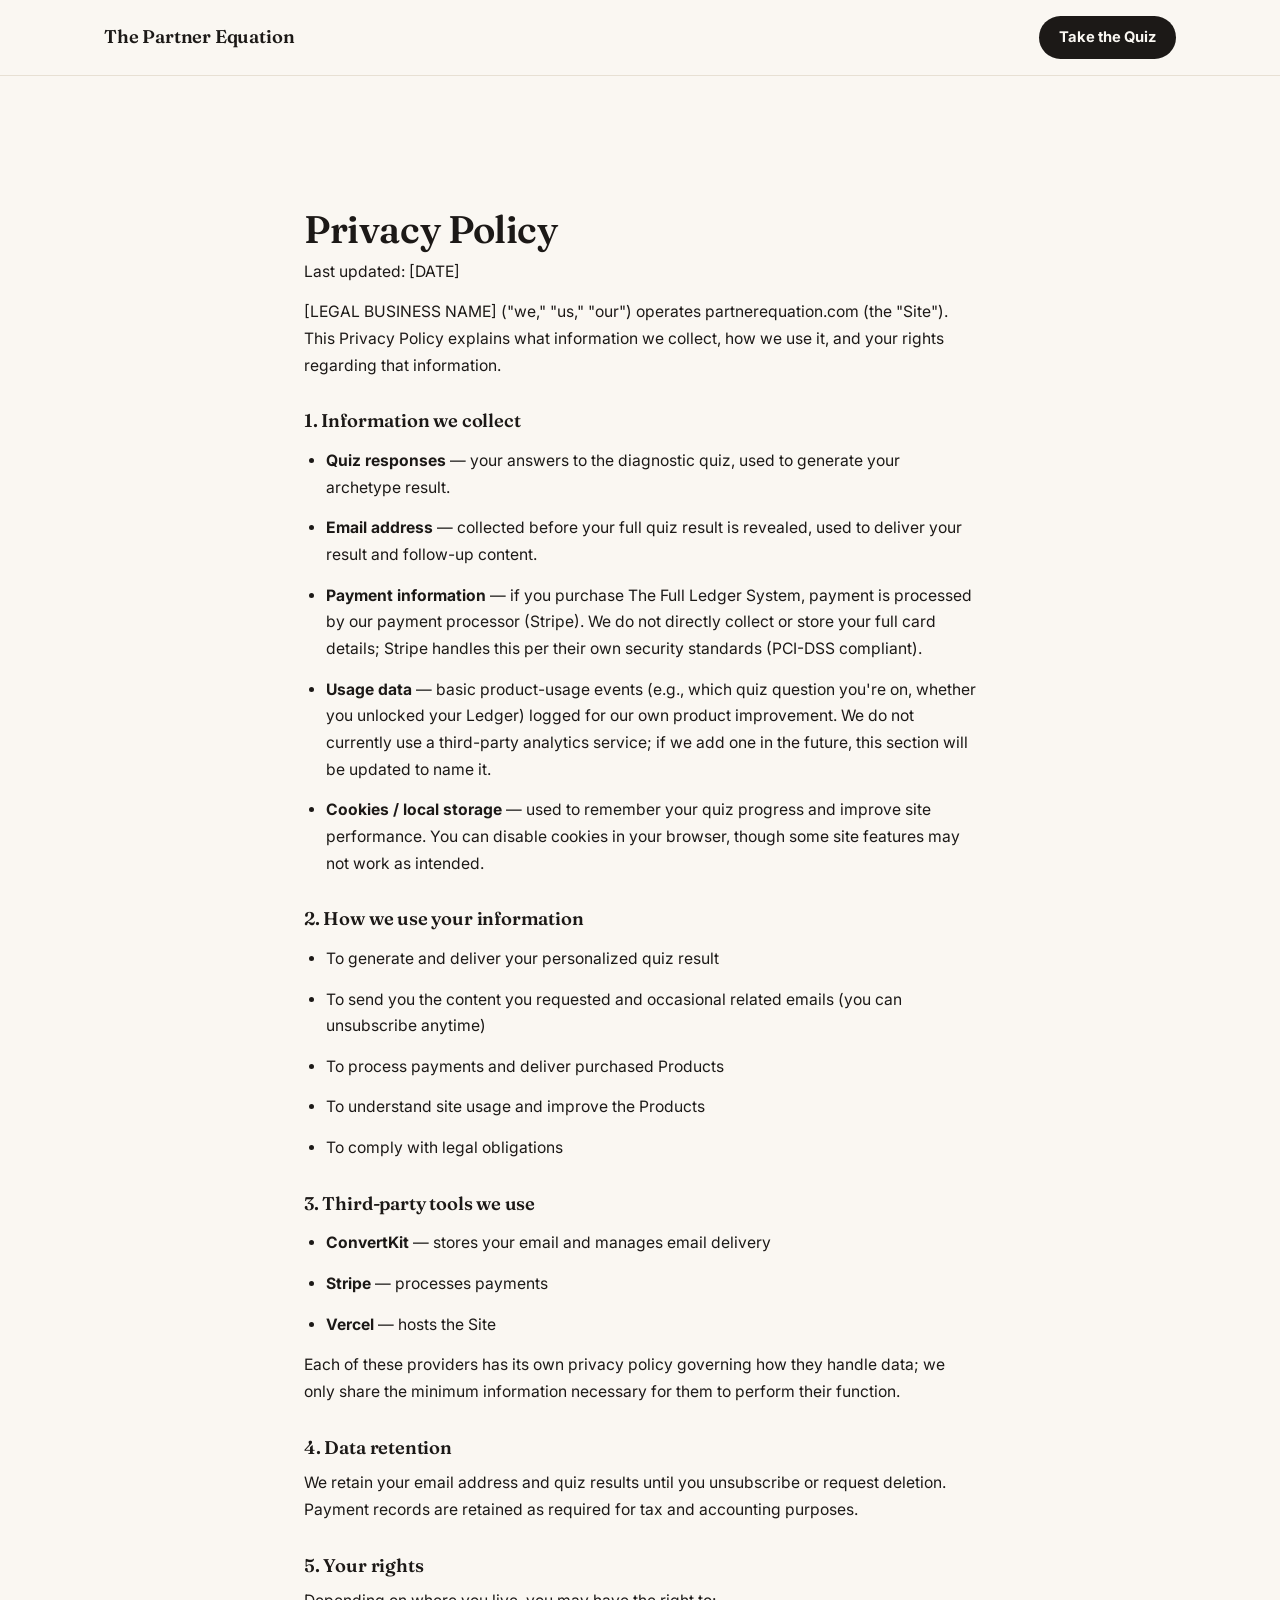
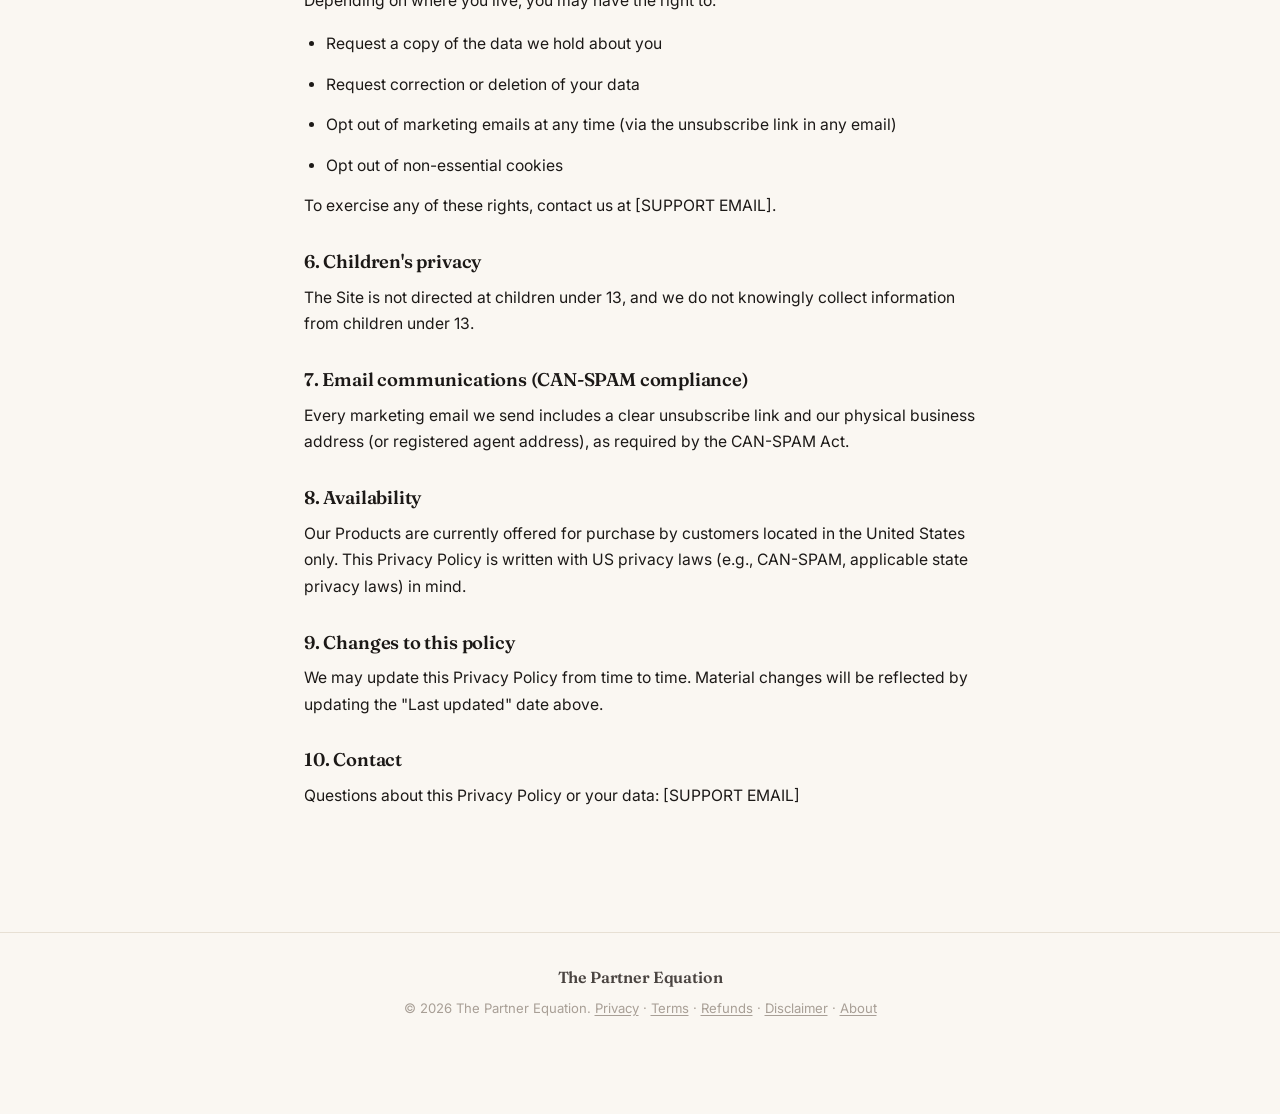
<file: privacy/index.html>
<!DOCTYPE html>
<html lang="en">
<head>
<meta charset="UTF-8">
<meta name="viewport" content="width=device-width, initial-scale=1.0, viewport-fit=cover">
<title>Privacy Policy — The Partner Equation</title>
<meta name="description" content="Privacy Policy for The Partner Equation.">
<link rel="canonical" href="https://partnerequation.com/privacy/">

<link rel="preconnect" href="https://fonts.googleapis.com">
<link rel="preconnect" href="https://fonts.gstatic.com" crossorigin>
<link href="https://fonts.googleapis.com/css2?family=Fraunces:ital,opsz,wght@0,9..144,400;0,9..144,500;0,9..144,600;0,9..144,700;1,9..144,500&family=Inter:wght@400;500;600;700;800&display=swap" rel="stylesheet">

<link rel="icon" href="data:image/svg+xml,<svg xmlns=%22http://www.w3.org/2000/svg%22 viewBox=%220 0 100 100%22><text y=%22.9em%22 font-size=%2290%22>📒</text></svg>">
<link rel="stylesheet" href="../styles.css">
</head>
<body>

<header class="nav" id="nav">
  <div class="nav-inner">
    <a href="../index.html" class="wordmark">The Partner Equation</a>
    <a href="../index.html#scenarios" class="nav-cta">Take the Quiz</a>
  </div>
</header>

<main id="top">
  <section class="section legal">
    <div class="container legal-inner">
      <h1 class="legal-title">Privacy Policy</h1>
      <p class="legal-updated">Last updated: [DATE]</p>

      <p>[LEGAL BUSINESS NAME] ("we," "us," "our") operates partnerequation.com (the "Site"). This Privacy Policy explains what information we collect, how we use it, and your rights regarding that information.</p>

      <h2>1. Information we collect</h2>
      <ul>
        <li><strong>Quiz responses</strong> — your answers to the diagnostic quiz, used to generate your archetype result.</li>
        <li><strong>Email address</strong> — collected before your full quiz result is revealed, used to deliver your result and follow-up content.</li>
        <li><strong>Payment information</strong> — if you purchase The Full Ledger System, payment is processed by our payment processor (Stripe). We do not directly collect or store your full card details; Stripe handles this per their own security standards (PCI-DSS compliant).</li>
        <li><strong>Usage data</strong> — basic product-usage events (e.g., which quiz question you're on, whether you unlocked your Ledger) logged for our own product improvement. We do not currently use a third-party analytics service; if we add one in the future, this section will be updated to name it.</li>
        <li><strong>Cookies / local storage</strong> — used to remember your quiz progress and improve site performance. You can disable cookies in your browser, though some site features may not work as intended.</li>
      </ul>

      <h2>2. How we use your information</h2>
      <ul>
        <li>To generate and deliver your personalized quiz result</li>
        <li>To send you the content you requested and occasional related emails (you can unsubscribe anytime)</li>
        <li>To process payments and deliver purchased Products</li>
        <li>To understand site usage and improve the Products</li>
        <li>To comply with legal obligations</li>
      </ul>

      <h2>3. Third-party tools we use</h2>
      <ul>
        <li><strong>ConvertKit</strong> — stores your email and manages email delivery</li>
        <li><strong>Stripe</strong> — processes payments</li>
        <li><strong>Vercel</strong> — hosts the Site</li>
      </ul>
      <p>Each of these providers has its own privacy policy governing how they handle data; we only share the minimum information necessary for them to perform their function.</p>

      <h2>4. Data retention</h2>
      <p>We retain your email address and quiz results until you unsubscribe or request deletion. Payment records are retained as required for tax and accounting purposes.</p>

      <h2>5. Your rights</h2>
      <p>Depending on where you live, you may have the right to:</p>
      <ul>
        <li>Request a copy of the data we hold about you</li>
        <li>Request correction or deletion of your data</li>
        <li>Opt out of marketing emails at any time (via the unsubscribe link in any email)</li>
        <li>Opt out of non-essential cookies</li>
      </ul>
      <p>To exercise any of these rights, contact us at [SUPPORT EMAIL].</p>

      <h2>6. Children's privacy</h2>
      <p>The Site is not directed at children under 13, and we do not knowingly collect information from children under 13.</p>

      <h2>7. Email communications (CAN-SPAM compliance)</h2>
      <p>Every marketing email we send includes a clear unsubscribe link and our physical business address (or registered agent address), as required by the CAN-SPAM Act.</p>

      <h2>8. Availability</h2>
      <p>Our Products are currently offered for purchase by customers located in the United States only. This Privacy Policy is written with US privacy laws (e.g., CAN-SPAM, applicable state privacy laws) in mind.</p>

      <h2>9. Changes to this policy</h2>
      <p>We may update this Privacy Policy from time to time. Material changes will be reflected by updating the "Last updated" date above.</p>

      <h2>10. Contact</h2>
      <p>Questions about this Privacy Policy or your data: [SUPPORT EMAIL]</p>
    </div>
  </section>
</main>

<footer class="footer">
  <div class="container footer-inner">
    <span class="wordmark wordmark-footer">The Partner Equation</span>
    <p>© 2026 The Partner Equation. <a href="../privacy/index.html">Privacy</a> · <a href="../terms/index.html">Terms</a> · <a href="../refund-policy/index.html">Refunds</a> · <a href="../disclaimer/index.html">Disclaimer</a> · <a href="../about/index.html">About</a></p>
  </div>
</footer>

</body>
</html>
</file>
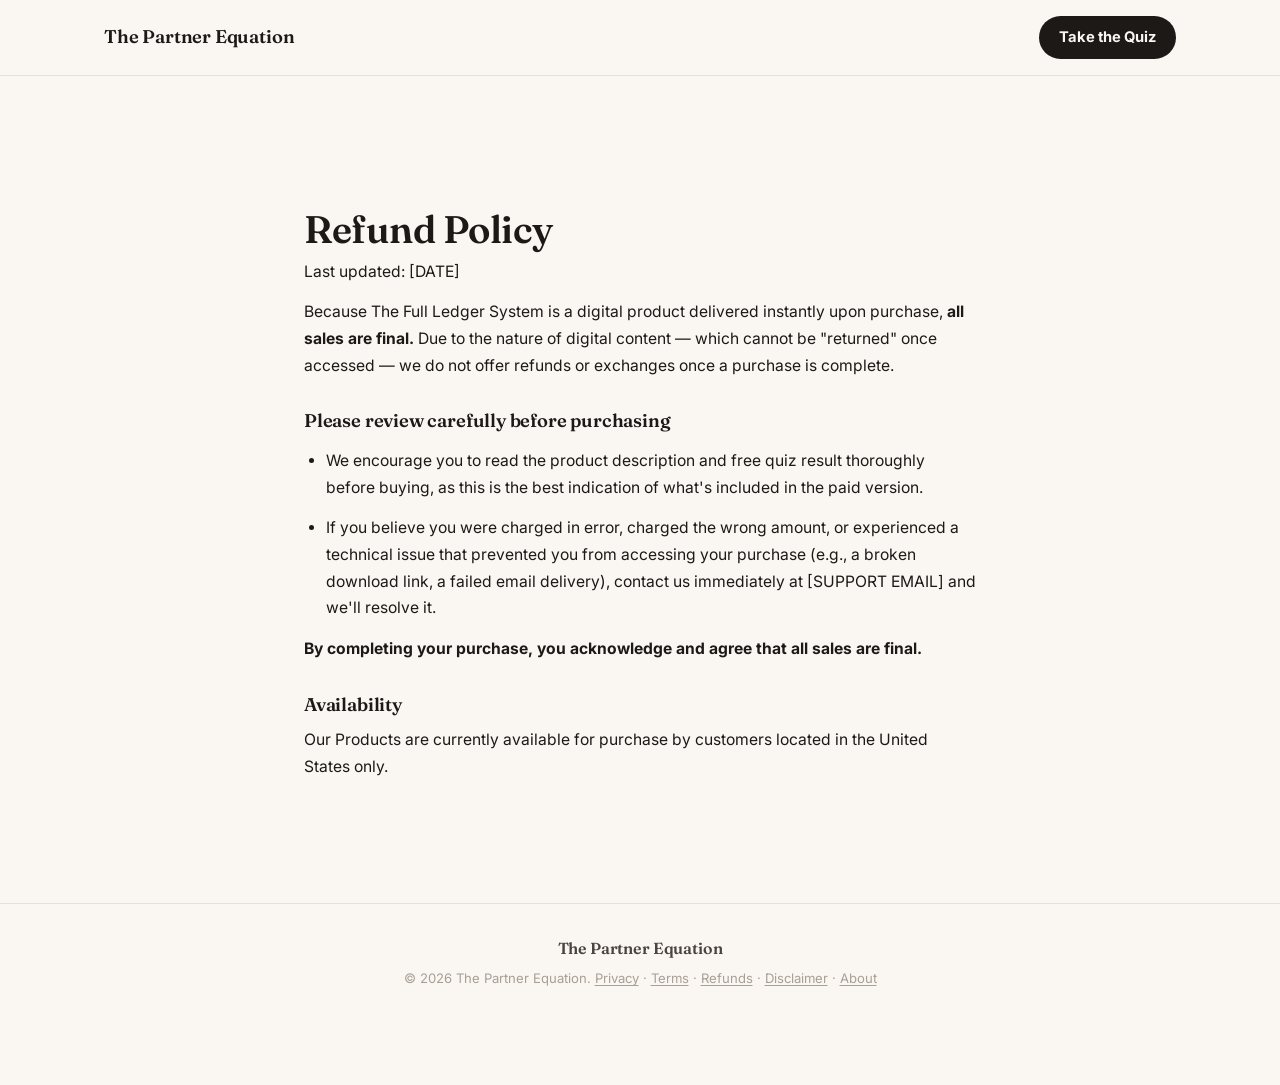
<file: refund-policy/index.html>
<!DOCTYPE html>
<html lang="en">
<head>
<meta charset="UTF-8">
<meta name="viewport" content="width=device-width, initial-scale=1.0, viewport-fit=cover">
<title>Refund Policy — The Partner Equation</title>
<meta name="description" content="Refund Policy for The Partner Equation.">
<link rel="canonical" href="https://partnerequation.com/refund-policy/">

<link rel="preconnect" href="https://fonts.googleapis.com">
<link rel="preconnect" href="https://fonts.gstatic.com" crossorigin>
<link href="https://fonts.googleapis.com/css2?family=Fraunces:ital,opsz,wght@0,9..144,400;0,9..144,500;0,9..144,600;0,9..144,700;1,9..144,500&family=Inter:wght@400;500;600;700;800&display=swap" rel="stylesheet">

<link rel="icon" href="data:image/svg+xml,<svg xmlns=%22http://www.w3.org/2000/svg%22 viewBox=%220 0 100 100%22><text y=%22.9em%22 font-size=%2290%22>📒</text></svg>">
<link rel="stylesheet" href="../styles.css">
</head>
<body>

<header class="nav" id="nav">
  <div class="nav-inner">
    <a href="../index.html" class="wordmark">The Partner Equation</a>
    <a href="../index.html#scenarios" class="nav-cta">Take the Quiz</a>
  </div>
</header>

<main id="top">
  <section class="section legal">
    <div class="container legal-inner">
      <h1 class="legal-title">Refund Policy</h1>
      <p class="legal-updated">Last updated: [DATE]</p>

      <p>Because The Full Ledger System is a digital product delivered instantly upon purchase, <strong>all sales are final.</strong> Due to the nature of digital content — which cannot be "returned" once accessed — we do not offer refunds or exchanges once a purchase is complete.</p>

      <h2>Please review carefully before purchasing</h2>
      <ul>
        <li>We encourage you to read the product description and free quiz result thoroughly before buying, as this is the best indication of what's included in the paid version.</li>
        <li>If you believe you were charged in error, charged the wrong amount, or experienced a technical issue that prevented you from accessing your purchase (e.g., a broken download link, a failed email delivery), contact us immediately at [SUPPORT EMAIL] and we'll resolve it.</li>
      </ul>

      <p><strong>By completing your purchase, you acknowledge and agree that all sales are final.</strong></p>

      <h2>Availability</h2>
      <p>Our Products are currently available for purchase by customers located in the United States only.</p>
    </div>
  </section>
</main>

<footer class="footer">
  <div class="container footer-inner">
    <span class="wordmark wordmark-footer">The Partner Equation</span>
    <p>© 2026 The Partner Equation. <a href="../privacy/index.html">Privacy</a> · <a href="../terms/index.html">Terms</a> · <a href="../refund-policy/index.html">Refunds</a> · <a href="../disclaimer/index.html">Disclaimer</a> · <a href="../about/index.html">About</a></p>
  </div>
</footer>

</body>
</html>
</file>
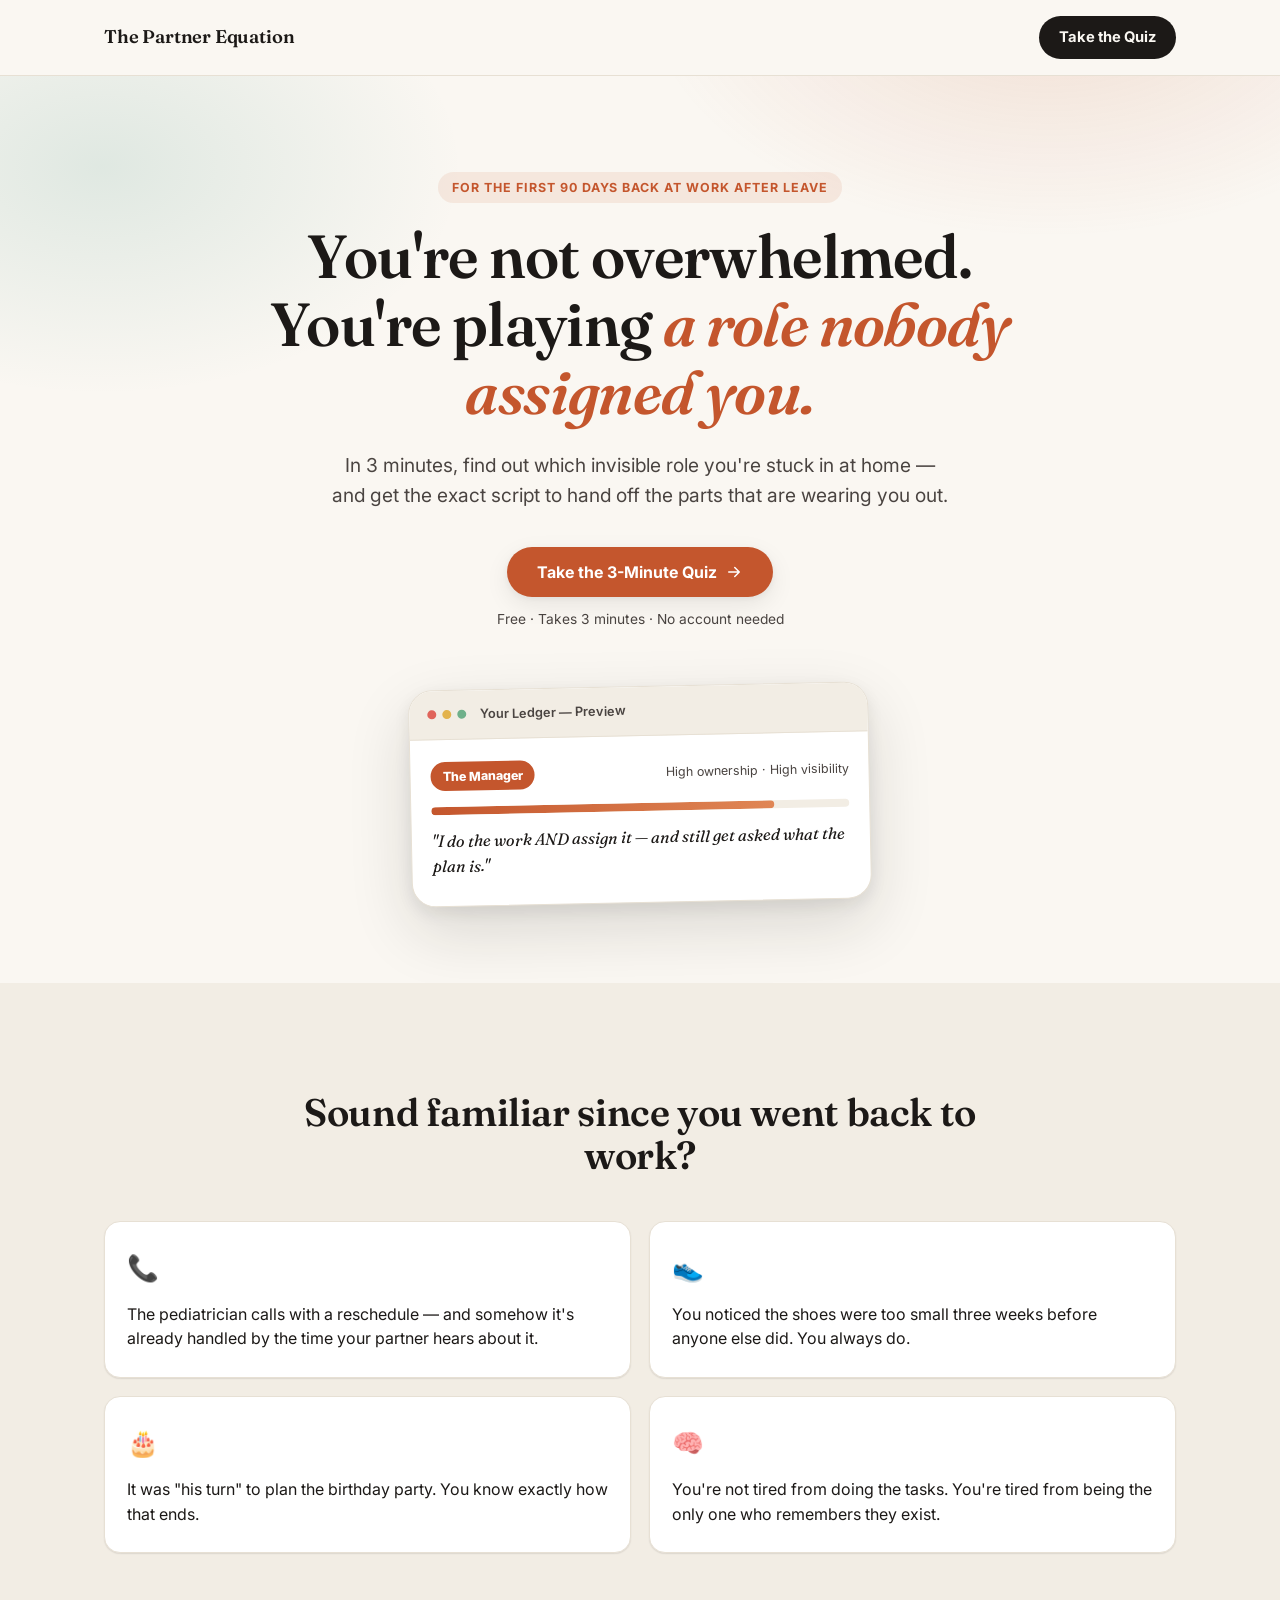
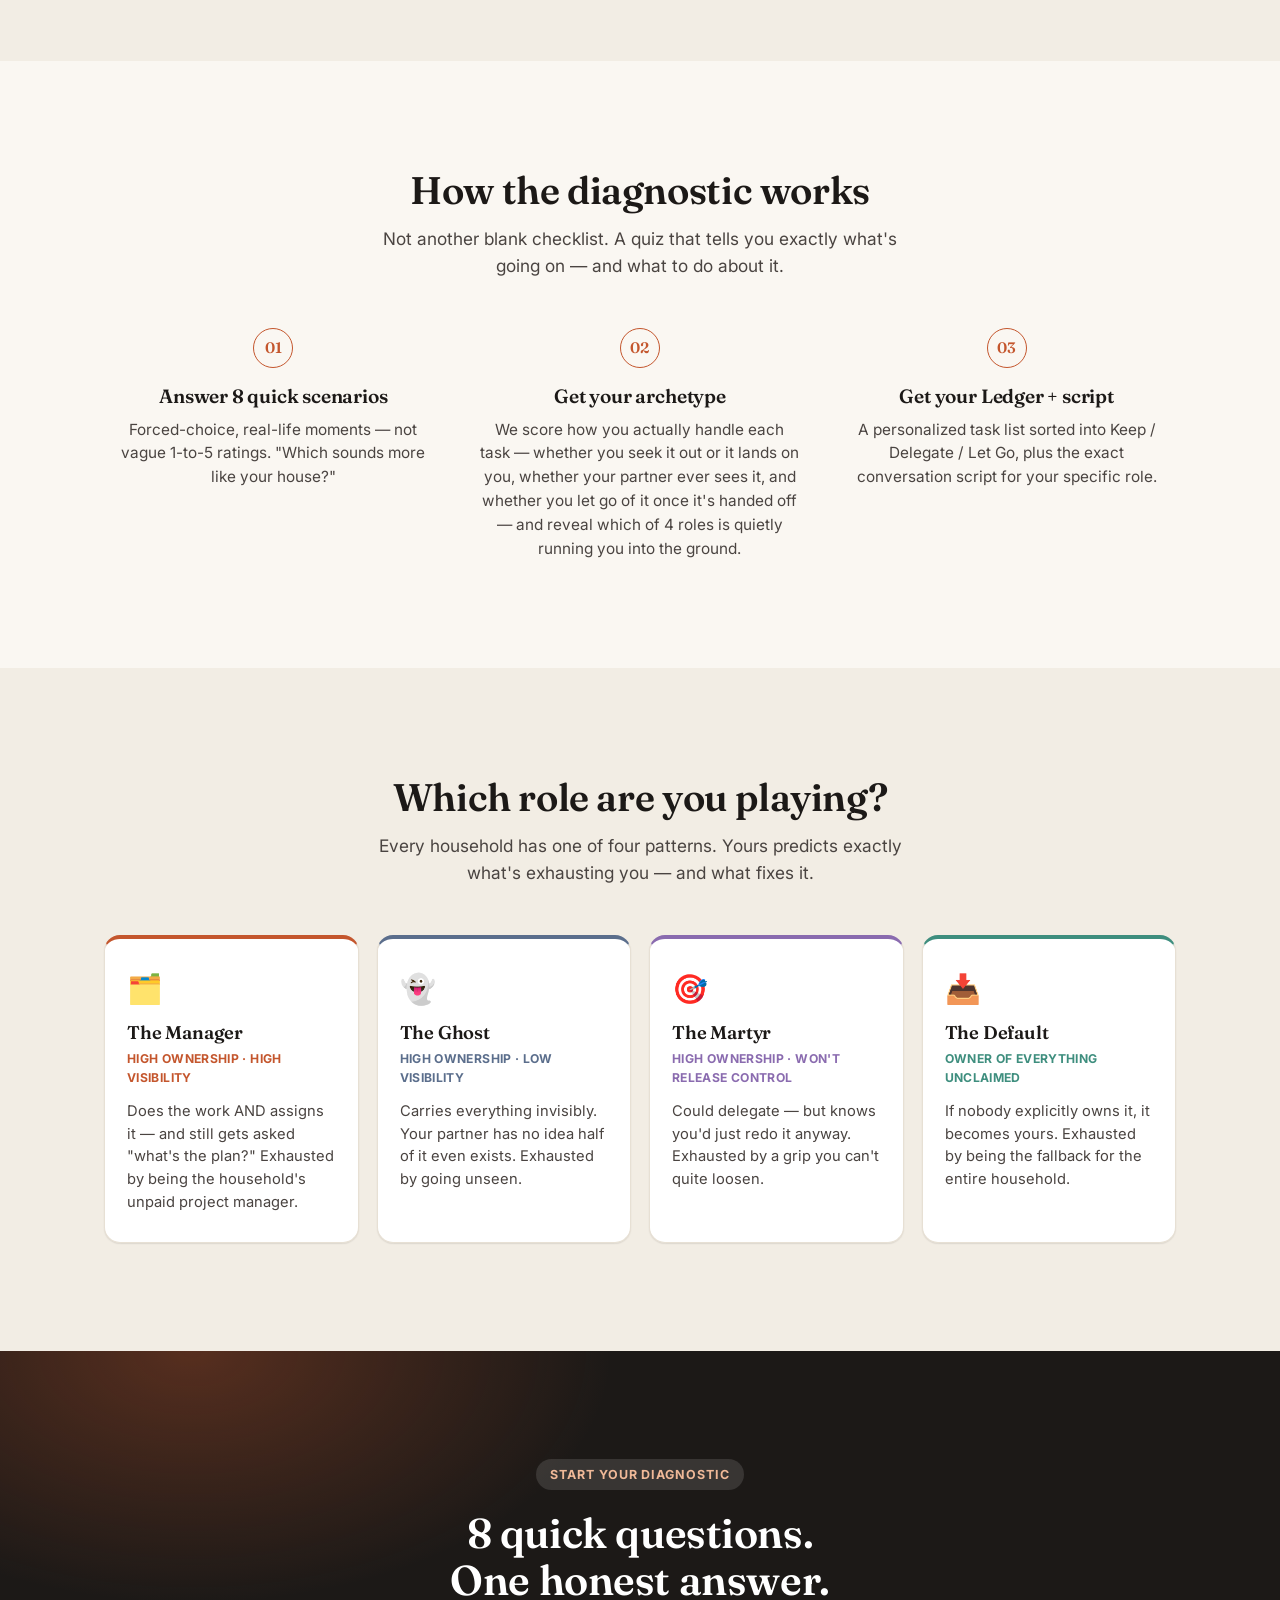
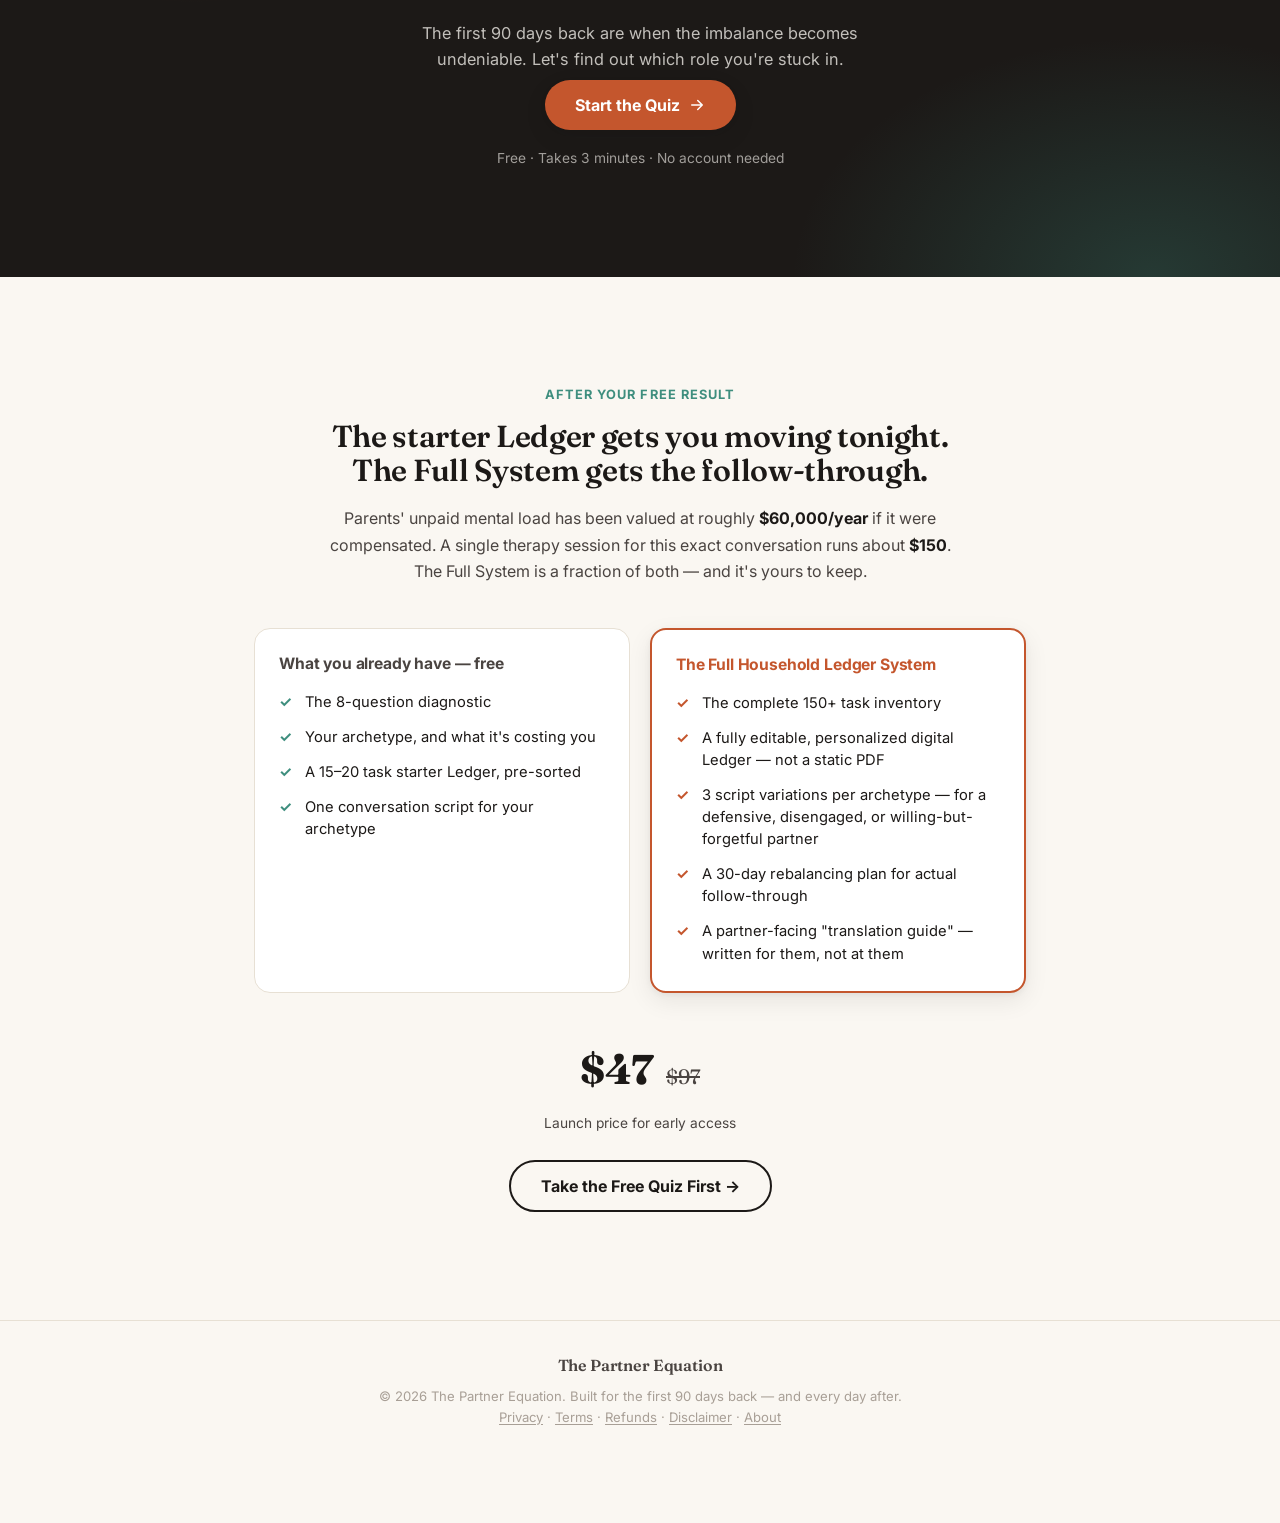
<file: return-to-work/index.html>
<!DOCTYPE html>
<html lang="en">
<head>
<meta charset="UTF-8">
<meta name="viewport" content="width=device-width, initial-scale=1.0, viewport-fit=cover">
<title>The Partner Equation — Back at Work? Find Your Invisible Role</title>
<meta name="description" content="Just went back to work after leave? A 3-minute diagnostic that reveals which invisible role you're stuck playing at home — and hands you the exact script to fix it this week.">
<link rel="canonical" href="https://partnerequation.com/return-to-work/">

<meta property="og:type" content="website">
<meta property="og:url" content="https://partnerequation.com/return-to-work/">
<meta property="og:title" content="The Partner Equation — Back at Work? Find Your Invisible Role">
<meta property="og:description" content="Just went back to work after leave? A 3-minute diagnostic that reveals which invisible role you're stuck playing at home — and hands you the exact script to fix it this week.">
<meta property="og:image" content="https://partnerequation.com/og/return-to-work.png">
<meta name="twitter:card" content="summary_large_image">
<meta name="twitter:title" content="The Partner Equation — Back at Work? Find Your Invisible Role">
<meta name="twitter:description" content="Just went back to work after leave? A 3-minute diagnostic that reveals which invisible role you're stuck playing at home — and hands you the exact script to fix it this week.">
<meta name="twitter:image" content="https://partnerequation.com/og/return-to-work.png">

<link rel="preconnect" href="https://fonts.googleapis.com">
<link rel="preconnect" href="https://fonts.gstatic.com" crossorigin>
<link href="https://fonts.googleapis.com/css2?family=Fraunces:ital,opsz,wght@0,9..144,400;0,9..144,500;0,9..144,600;0,9..144,700;1,9..144,500&family=Inter:wght@400;500;600;700;800&display=swap" rel="stylesheet">

<link rel="icon" href="data:image/svg+xml,<svg xmlns=%22http://www.w3.org/2000/svg%22 viewBox=%220 0 100 100%22><text y=%22.9em%22 font-size=%2290%22>📒</text></svg>">
<link rel="stylesheet" href="../styles.css">
</head>
<body>

<!-- ============ NAV ============ -->
<header class="nav" id="nav">
  <div class="nav-inner">
    <a href="../index.html" class="wordmark">The Partner Equation</a>
    <a href="#quiz" class="nav-cta">Take the Quiz</a>
  </div>
</header>

<main id="top">

  <!-- ============ HERO ============ -->
  <section class="hero">
    <div class="hero-bg" aria-hidden="true"></div>
    <div class="container hero-inner">
      <p class="eyebrow">For the first 90 days back at work after leave</p>
      <h1 class="hero-title">
        You're not overwhelmed.<br>
        You're playing <span class="hl">a role nobody assigned you.</span>
      </h1>
      <p class="hero-sub">
        In 3 minutes, find out which invisible role you're stuck in at home —
        and get the exact script to hand off the parts that are wearing you out.
      </p>
      <div class="hero-actions">
        <a href="#quiz" class="btn btn-primary btn-glow">
          Take the 3-Minute Quiz
          <svg width="18" height="18" viewBox="0 0 24 24" fill="none" aria-hidden="true"><path d="M5 12h14M13 6l6 6-6 6" stroke="currentColor" stroke-width="2" stroke-linecap="round" stroke-linejoin="round"/></svg>
        </a>
        <p class="hero-microcopy">Free · Takes 3 minutes · No account needed</p>
      </div>

      <div class="hero-card" aria-hidden="true">
        <div class="hero-card-head">
          <span class="dot dot-red"></span><span class="dot dot-yellow"></span><span class="dot dot-green"></span>
          <span class="hero-card-title">Your Ledger — Preview</span>
        </div>
        <div class="hero-card-body">
          <div class="hc-row"><span class="hc-tag hc-tag-manager">The Manager</span><span class="hc-meta">High ownership · High visibility</span></div>
          <div class="hc-bar"><span style="width:82%"></span></div>
          <p class="hc-line">"I do the work AND assign it — and still get asked what the plan is."</p>
        </div>
      </div>
    </div>
  </section>

  <!-- ============ PAIN / SOUND FAMILIAR ============ -->
  <section class="section pain">
    <div class="container">
      <h2 class="section-title">Sound familiar since you went back to work?</h2>
      <div class="pain-grid">
        <div class="pain-card">
          <span class="pain-icon">📞</span>
          <p>The pediatrician calls with a reschedule — and somehow it's already handled by the time your partner hears about it.</p>
        </div>
        <div class="pain-card">
          <span class="pain-icon">👟</span>
          <p>You noticed the shoes were too small three weeks before anyone else did. You always do.</p>
        </div>
        <div class="pain-card">
          <span class="pain-icon">🎂</span>
          <p>It was "his turn" to plan the birthday party. You know exactly how that ends.</p>
        </div>
        <div class="pain-card">
          <span class="pain-icon">🧠</span>
          <p>You're not tired from doing the tasks. You're tired from being the only one who remembers they exist.</p>
        </div>
      </div>
    </div>
  </section>

  <!-- ============ HOW IT WORKS ============ -->
  <section class="section how" id="how">
    <div class="container">
      <h2 class="section-title">How the diagnostic works</h2>
      <p class="section-sub">Not another blank checklist. A quiz that tells you exactly what's going on — and what to do about it.</p>
      <div class="how-grid">
        <div class="how-step">
          <span class="how-num">01</span>
          <h3>Answer 8 quick scenarios</h3>
          <p>Forced-choice, real-life moments — not vague 1-to-5 ratings. "Which sounds more like your house?"</p>
        </div>
        <div class="how-step">
          <span class="how-num">02</span>
          <h3>Get your archetype</h3>
          <p>We score how you actually handle each task — whether you seek it out or it lands on you, whether your partner ever sees it, and whether you let go of it once it's handed off — and reveal which of 4 roles is quietly running you into the ground.</p>
        </div>
        <div class="how-step">
          <span class="how-num">03</span>
          <h3>Get your Ledger + script</h3>
          <p>A personalized task list sorted into Keep / Delegate / Let Go, plus the exact conversation script for your specific role.</p>
        </div>
      </div>
    </div>
  </section>

  <!-- ============ ARCHETYPES ============ -->
  <section class="section archetypes" id="archetypes">
    <div class="container">
      <h2 class="section-title">Which role are you playing?</h2>
      <p class="section-sub">Every household has one of four patterns. Yours predicts exactly what's exhausting you — and what fixes it.</p>
      <div class="arch-grid">

        <article class="arch-card" style="--accent:#C4562D">
          <span class="arch-emoji">🗂️</span>
          <h3>The Manager</h3>
          <p class="arch-tag">High ownership · High visibility</p>
          <p class="arch-desc">Does the work AND assigns it — and still gets asked "what's the plan?" Exhausted by being the household's unpaid project manager.</p>
        </article>

        <article class="arch-card" style="--accent:#5B6E8C">
          <span class="arch-emoji">👻</span>
          <h3>The Ghost</h3>
          <p class="arch-tag">High ownership · Low visibility</p>
          <p class="arch-desc">Carries everything invisibly. Your partner has no idea half of it even exists. Exhausted by going unseen.</p>
        </article>

        <article class="arch-card" style="--accent:#8A6BAF">
          <span class="arch-emoji">🎯</span>
          <h3>The Martyr</h3>
          <p class="arch-tag">High ownership · Won't release control</p>
          <p class="arch-desc">Could delegate — but knows you'd just redo it anyway. Exhausted by a grip you can't quite loosen.</p>
        </article>

        <article class="arch-card" style="--accent:#3E8E7E">
          <span class="arch-emoji">📥</span>
          <h3>The Default</h3>
          <p class="arch-tag">Owner of everything unclaimed</p>
          <p class="arch-desc">If nobody explicitly owns it, it becomes yours. Exhausted by being the fallback for the entire household.</p>
        </article>

      </div>
    </div>
  </section>

  <!-- ============ QUIZ APP ============ -->
  <section class="section start" id="quiz">
    <div class="start-bg" aria-hidden="true"></div>
    <div class="container start-inner">
      <div id="quizApp">

        <!-- Screen 1: intro -->
        <div class="quiz-screen" id="screenIntro">
          <p class="eyebrow eyebrow-light">Start your diagnostic</p>
          <h2 class="start-title">8 quick questions.<br>One honest answer.</h2>
          <p class="start-sub">The first 90 days back are when the imbalance becomes undeniable. Let's find out which role you're stuck in.</p>
          <button type="button" class="btn btn-primary btn-glow" id="startQuizBtn">
            Start the Quiz
            <svg width="18" height="18" viewBox="0 0 24 24" fill="none" aria-hidden="true"><path d="M5 12h14M13 6l6 6-6 6" stroke="currentColor" stroke-width="2" stroke-linecap="round" stroke-linejoin="round"/></svg>
          </button>
          <p class="hero-microcopy hero-microcopy-light">Free · Takes 3 minutes · No account needed</p>
        </div>

        <!-- Screen 2: question -->
        <div class="quiz-screen" id="screenQuestion" hidden>
          <div class="quiz-progress" role="progressbar" aria-valuemin="0" aria-valuemax="100" id="quizProgressWrap">
            <div class="quiz-progress-bar" id="progressBar"></div>
          </div>
          <p class="quiz-count" id="quizCount">Question 1 of 8</p>
          <h3 class="quiz-question" id="quizQuestionText"></h3>
          <div class="quiz-options" id="quizOptions"></div>
          <button type="button" class="quiz-back" id="quizBackBtn" hidden>← Back</button>
        </div>

        <!-- Screen 3: free result reveal + email gate -->
        <div class="quiz-screen" id="screenResult" hidden>
          <p class="eyebrow eyebrow-light">Your result</p>
          <div class="result-badge" id="resultBadge" aria-hidden="true"></div>
          <h2 class="start-title" id="resultTitle"></h2>
          <p class="start-sub" id="resultTeaser"></p>

          <form class="email-form" id="emailForm" novalidate>
            <div class="email-field">
              <input type="email" id="emailInput" name="email" placeholder="you@email.com" autocomplete="email" inputmode="email" required aria-label="Email address">
              <button type="submit" class="btn btn-primary" id="emailSubmit">
                <span class="btn-label">Unlock My Ledger</span>
              </button>
            </div>
            <p class="email-error" id="emailError" hidden>Enter a valid email so we know where to send your Ledger.</p>
            <p class="email-fineprint">No spam. Unsubscribe anytime. Your full Ledger unlocks instantly below.</p>
          </form>
        </div>

      </div>
    </div>
  </section>

  <!-- ============ LEDGER (personalized deliverable) ============ -->
  <section class="section ledger" id="ledger" hidden>
    <div class="container">
      <div id="ledgerPrintArea">
        <div class="ledger-header">
          <span class="eyebrow" id="ledgerEyebrow">Your Starter Ledger</span>
          <h2 class="section-title" id="ledgerTitle"></h2>
          <p class="ledger-cost" id="ledgerCost"></p>
        </div>

        <div class="board" id="board">
          <div class="board-col" data-col="keep">
            <h3>Keep</h3>
            <div class="board-list" id="colKeep"></div>
          </div>
          <div class="board-col" data-col="delegate">
            <h3>Delegate</h3>
            <div class="board-list" id="colDelegate"></div>
          </div>
          <div class="board-col" data-col="letGo">
            <h3>Let Go</h3>
            <div class="board-list" id="colLetGo"></div>
          </div>
        </div>
        <p class="board-hint no-print">Not quite right? Use the dropdown on any task to move it — this is your starting point, not a final answer.</p>
        <details class="na-section no-print">
          <summary id="naSummary">Not applicable to us (0)</summary>
          <div class="board-list" id="colNA"></div>
        </details>

        <div class="script-block">
          <h3 class="script-heading">Your conversation script</h3>
          <div class="script-tabs" role="tablist">
            <button type="button" class="script-tab active" data-tab="self" role="tab" aria-selected="true">Script for you</button>
            <button type="button" class="script-tab" data-tab="partner" role="tab" aria-selected="false">Send to your partner</button>
          </div>
          <p class="script-active-label" id="scriptActiveLabel"></p>
          <p class="script-text" id="scriptText"></p>
          <button type="button" class="btn btn-outline btn-sm" id="copyScriptBtn">Copy Script</button>
        </div>

        <div class="ledger-actions no-print">
          <button type="button" class="btn btn-outline" id="downloadPdfBtn">Download as PDF</button>
        </div>
      </div>

      <div class="ledger-upsell no-print">
        <p id="ledgerUpsellLine">Ready for the full system?</p>
        <a href="#upsell" class="btn btn-primary">See the Full Household Ledger System →</a>
      </div>
    </div>
  </section>

  <!-- ============ UPSELL ============ -->
  <section class="section upsell" id="upsell">
    <div class="container upsell-inner">
      <span class="upsell-kicker">After your free result</span>
      <h2 class="upsell-title">The starter Ledger gets you moving tonight.<br>The Full System gets the follow-through.</h2>
      <p class="upsell-stat">Parents' unpaid mental load has been valued at roughly <strong>$60,000/year</strong> if it were compensated. A single therapy session for this exact conversation runs about <strong>$150</strong>. The Full System is a fraction of both — and it's yours to keep.</p>

      <div class="compare-grid">
        <div class="compare-col">
          <h3>What you already have — free</h3>
          <ul class="compare-list">
            <li>The 8-question diagnostic</li>
            <li>Your archetype, and what it's costing you</li>
            <li>A 15–20 task starter Ledger, pre-sorted</li>
            <li>One conversation script for your archetype</li>
          </ul>
        </div>
        <div class="compare-col compare-col-premium">
          <h3>The Full Household Ledger System</h3>
          <ul class="compare-list">
            <li>The complete 150+ task inventory</li>
            <li>A fully editable, personalized digital Ledger — not a static PDF</li>
            <li>3 script variations per archetype — for a defensive, disengaged, or willing-but-forgetful partner</li>
            <li>A 30-day rebalancing plan for actual follow-through</li>
            <li>A partner-facing "translation guide" — written for them, not at them</li>
          </ul>
        </div>
      </div>

      <div class="upsell-price">
        <span class="price-launch">$47</span>
        <span class="price-regular">$97</span>
        <span class="price-label">Launch price for early access</span>
      </div>

      <button type="button" class="btn btn-outline" id="upsellCta">Take the Free Quiz First →</button>
      <p class="upsell-confirm" id="upsellConfirm" hidden>You're on the list — I'll email you the moment the Full System is ready.</p>
    </div>
  </section>

</main>

<!-- ============ FOOTER ============ -->
<footer class="footer">
  <div class="container footer-inner">
    <span class="wordmark wordmark-footer">The Partner Equation</span>
    <p>© 2026 The Partner Equation. Built for the first 90 days back — and every day after.<br>
    <a href="../privacy/index.html">Privacy</a> · <a href="../terms/index.html">Terms</a> · <a href="../refund-policy/index.html">Refunds</a> · <a href="../disclaimer/index.html">Disclaimer</a> · <a href="../about/index.html">About</a></p>
  </div>
</footer>

<!-- ============ STICKY MOBILE CTA ============ -->
<div class="sticky-cta" id="stickyCta">
  <a href="#quiz" class="btn btn-primary btn-block">Take the 3-Minute Quiz →</a>
</div>

<script>window.HHL_SCENARIO = 'returnToWork';</script>
<script src="../script.js"></script>
</body>
</html>
</file>
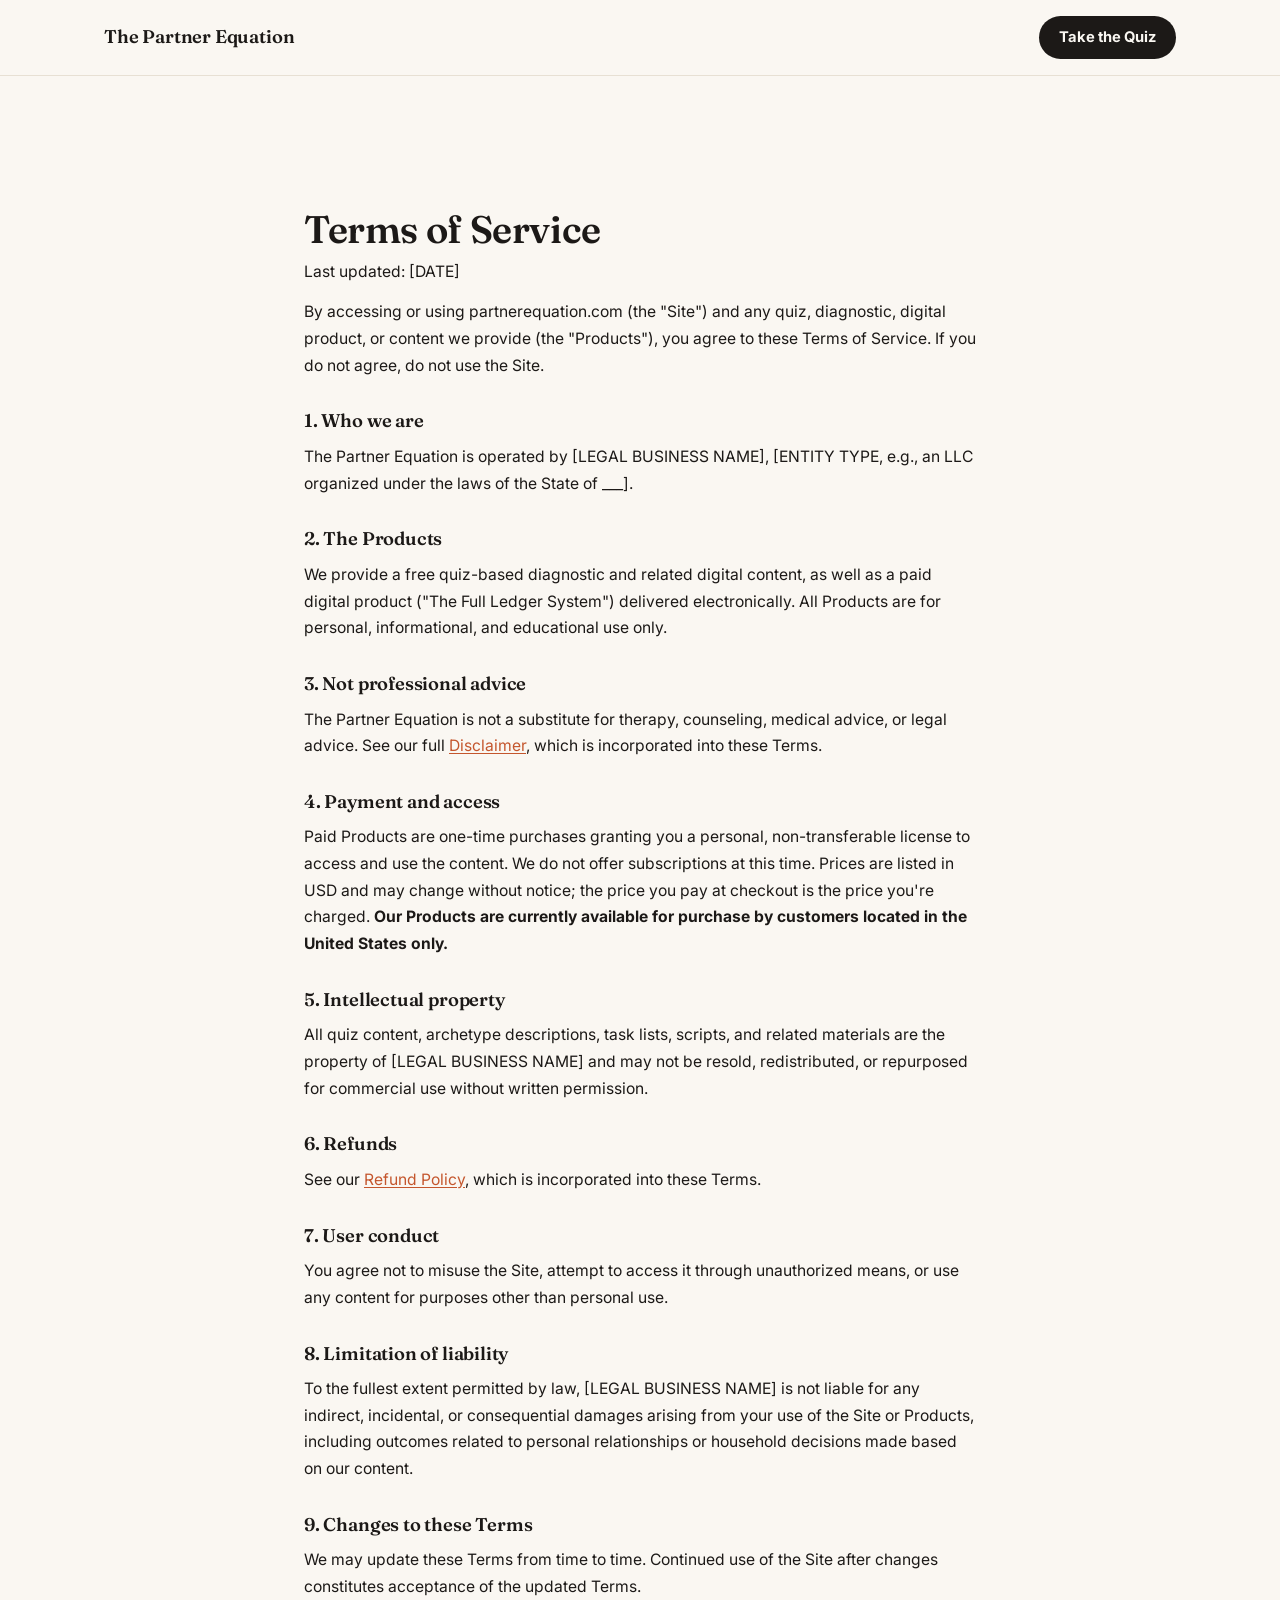
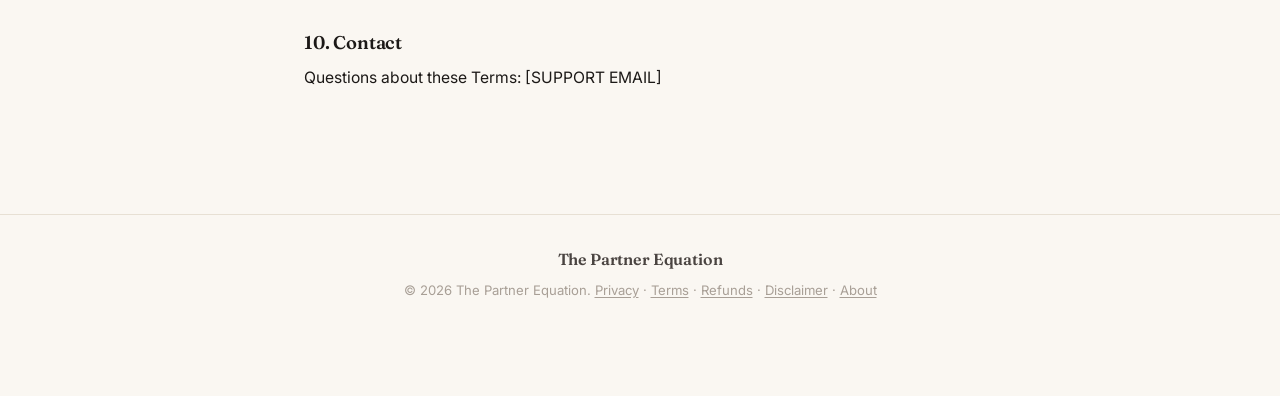
<file: terms/index.html>
<!DOCTYPE html>
<html lang="en">
<head>
<meta charset="UTF-8">
<meta name="viewport" content="width=device-width, initial-scale=1.0, viewport-fit=cover">
<title>Terms of Service — The Partner Equation</title>
<meta name="description" content="Terms of Service for The Partner Equation.">
<link rel="canonical" href="https://partnerequation.com/terms/">

<link rel="preconnect" href="https://fonts.googleapis.com">
<link rel="preconnect" href="https://fonts.gstatic.com" crossorigin>
<link href="https://fonts.googleapis.com/css2?family=Fraunces:ital,opsz,wght@0,9..144,400;0,9..144,500;0,9..144,600;0,9..144,700;1,9..144,500&family=Inter:wght@400;500;600;700;800&display=swap" rel="stylesheet">

<link rel="icon" href="data:image/svg+xml,<svg xmlns=%22http://www.w3.org/2000/svg%22 viewBox=%220 0 100 100%22><text y=%22.9em%22 font-size=%2290%22>📒</text></svg>">
<link rel="stylesheet" href="../styles.css">
</head>
<body>

<header class="nav" id="nav">
  <div class="nav-inner">
    <a href="../index.html" class="wordmark">The Partner Equation</a>
    <a href="../index.html#scenarios" class="nav-cta">Take the Quiz</a>
  </div>
</header>

<main id="top">
  <section class="section legal">
    <div class="container legal-inner">
      <h1 class="legal-title">Terms of Service</h1>
      <p class="legal-updated">Last updated: [DATE]</p>

      <p>By accessing or using partnerequation.com (the "Site") and any quiz, diagnostic, digital product, or content we provide (the "Products"), you agree to these Terms of Service. If you do not agree, do not use the Site.</p>

      <h2>1. Who we are</h2>
      <p>The Partner Equation is operated by [LEGAL BUSINESS NAME], [ENTITY TYPE, e.g., an LLC organized under the laws of the State of ___].</p>

      <h2>2. The Products</h2>
      <p>We provide a free quiz-based diagnostic and related digital content, as well as a paid digital product ("The Full Ledger System") delivered electronically. All Products are for personal, informational, and educational use only.</p>

      <h2>3. Not professional advice</h2>
      <p>The Partner Equation is not a substitute for therapy, counseling, medical advice, or legal advice. See our full <a href="../disclaimer/index.html">Disclaimer</a>, which is incorporated into these Terms.</p>

      <h2>4. Payment and access</h2>
      <p>Paid Products are one-time purchases granting you a personal, non-transferable license to access and use the content. We do not offer subscriptions at this time. Prices are listed in USD and may change without notice; the price you pay at checkout is the price you're charged. <strong>Our Products are currently available for purchase by customers located in the United States only.</strong></p>

      <h2>5. Intellectual property</h2>
      <p>All quiz content, archetype descriptions, task lists, scripts, and related materials are the property of [LEGAL BUSINESS NAME] and may not be resold, redistributed, or repurposed for commercial use without written permission.</p>

      <h2>6. Refunds</h2>
      <p>See our <a href="../refund-policy/index.html">Refund Policy</a>, which is incorporated into these Terms.</p>

      <h2>7. User conduct</h2>
      <p>You agree not to misuse the Site, attempt to access it through unauthorized means, or use any content for purposes other than personal use.</p>

      <h2>8. Limitation of liability</h2>
      <p>To the fullest extent permitted by law, [LEGAL BUSINESS NAME] is not liable for any indirect, incidental, or consequential damages arising from your use of the Site or Products, including outcomes related to personal relationships or household decisions made based on our content.</p>

      <h2>9. Changes to these Terms</h2>
      <p>We may update these Terms from time to time. Continued use of the Site after changes constitutes acceptance of the updated Terms.</p>

      <h2>10. Contact</h2>
      <p>Questions about these Terms: [SUPPORT EMAIL]</p>
    </div>
  </section>
</main>

<footer class="footer">
  <div class="container footer-inner">
    <span class="wordmark wordmark-footer">The Partner Equation</span>
    <p>© 2026 The Partner Equation. <a href="../privacy/index.html">Privacy</a> · <a href="../terms/index.html">Terms</a> · <a href="../refund-policy/index.html">Refunds</a> · <a href="../disclaimer/index.html">Disclaimer</a> · <a href="../about/index.html">About</a></p>
  </div>
</footer>

</body>
</html>
</file>
<file: styles.css>
/* ==========================================================================
   The Household Ledger — one-page site
   Design system: crisp, editorial-warm. Fraunces (display) + Inter (UI).
   ========================================================================== */

:root{
  --ink:        #1c1917;
  --ink-soft:   #4a4441;
  --paper:      #faf7f2;
  --paper-2:    #f2ede4;
  --card:       #ffffff;
  --line:       #e7e0d4;
  --accent:     #c4562d;   /* terracotta */
  --accent-ink: #ffffff;
  --accent-2:   #3e8e7e;   /* sage, secondary */
  --shadow-sm:  0 1px 2px rgba(28,25,23,.06), 0 1px 1px rgba(28,25,23,.04);
  --shadow-md:  0 8px 24px rgba(28,25,23,.08), 0 2px 6px rgba(28,25,23,.05);
  --shadow-lg:  0 24px 64px rgba(28,25,23,.14), 0 6px 16px rgba(28,25,23,.08);
  --radius-sm:  10px;
  --radius-md:  16px;
  --radius-lg:  24px;
  --maxw:       1120px;
}

*, *::before, *::after{ box-sizing: border-box; }

/* Author rules like .btn{ display:inline-flex } outrank the UA [hidden]
   default, so anything toggled via the hidden attribute needs this to
   actually disappear rather than just losing interactivity. */
[hidden]{ display: none !important; }

html{ scroll-behavior: smooth; }

body{
  margin: 0;
  background: var(--paper);
  color: var(--ink);
  font-family: 'Inter', -apple-system, BlinkMacSystemFont, sans-serif;
  font-size: 16px;
  line-height: 1.55;
  -webkit-font-smoothing: antialiased;
  overflow-x: hidden;
}

img{ max-width: 100%; display: block; }

h1, h2, h3{
  font-family: 'Fraunces', Georgia, serif;
  font-weight: 600;
  line-height: 1.12;
  margin: 0;
  color: var(--ink);
  letter-spacing: -0.01em;
}

p{ margin: 0; }

a{ color: inherit; text-decoration: none; }

.container{
  max-width: var(--maxw);
  margin: 0 auto;
  padding: 0 24px;
}

.section{ padding: clamp(56px, 9vw, 108px) 0; }

.section-title{
  font-size: clamp(1.6rem, 3.4vw, 2.4rem);
  text-align: center;
  max-width: 720px;
  margin: 0 auto;
}

.section-sub{
  text-align: center;
  max-width: 560px;
  margin: 14px auto 0;
  color: var(--ink-soft);
  font-size: clamp(0.98rem, 1.4vw, 1.08rem);
}

.eyebrow{
  display: inline-block;
  font-size: 0.78rem;
  font-weight: 700;
  letter-spacing: 0.08em;
  text-transform: uppercase;
  color: var(--accent);
  background: rgba(196,86,45,0.1);
  padding: 6px 14px;
  border-radius: 999px;
  margin-bottom: 20px;
}

/* ---------- Buttons ---------- */
.btn{
  display: inline-flex;
  align-items: center;
  justify-content: center;
  gap: 8px;
  font-family: 'Inter', sans-serif;
  font-weight: 700;
  font-size: 1rem;
  padding: 16px 30px;
  border-radius: 999px;
  border: none;
  cursor: pointer;
  transition: transform .18s ease, box-shadow .18s ease, background .18s ease;
  white-space: nowrap;
  line-height: 1;
}
.btn svg{ flex-shrink: 0; transition: transform .18s ease; }
.btn:hover svg{ transform: translateX(3px); }

.btn-primary{
  background: var(--accent);
  color: var(--accent-ink);
  box-shadow: var(--shadow-md);
}
.btn-primary:hover{ transform: translateY(-2px); box-shadow: var(--shadow-lg); background:#b04a24; }
.btn-primary:active{ transform: translateY(0); }

.btn-glow{
  position: relative;
  animation: pulseGlow 2.6s ease-in-out infinite;
}
@keyframes pulseGlow{
  0%, 100% { box-shadow: 0 0 0 0 rgba(196,86,45,.45), var(--shadow-md); }
  50%      { box-shadow: 0 0 0 14px rgba(196,86,45,0), var(--shadow-md); }
}

.btn-outline{
  background: transparent;
  color: var(--ink);
  border: 2px solid var(--ink);
}
.btn-outline:hover{ background: var(--ink); color: var(--paper); transform: translateY(-2px); }

.btn-block{ width: 100%; }

/* ---------- Nav ---------- */
.nav{
  position: sticky;
  top: 0;
  z-index: 50;
  background: rgba(250,247,242,0.85);
  backdrop-filter: saturate(180%) blur(12px);
  border-bottom: 1px solid var(--line);
}
.nav-inner{
  max-width: var(--maxw);
  margin: 0 auto;
  padding: 16px 24px;
  display: flex;
  align-items: center;
  justify-content: space-between;
}
.wordmark{
  font-family: 'Fraunces', serif;
  font-weight: 600;
  font-size: 1.15rem;
  letter-spacing: -0.01em;
}
.nav-cta{
  font-weight: 700;
  font-size: 0.92rem;
  background: var(--ink);
  color: var(--paper);
  padding: 10px 20px;
  border-radius: 999px;
  transition: transform .15s ease, background .15s ease;
}
.nav-cta:hover{ background: var(--accent); transform: translateY(-1px); }

/* ---------- Hero ---------- */
.hero{
  position: relative;
  padding: clamp(56px, 10vw, 96px) 0 clamp(40px, 8vw, 80px);
  overflow: hidden;
}
.hero-bg{
  position: absolute;
  inset: 0;
  background:
    radial-gradient(680px 420px at 82% -10%, rgba(196,86,45,0.16), transparent 60%),
    radial-gradient(600px 380px at 8% 10%, rgba(62,142,126,0.14), transparent 60%);
  pointer-events: none;
  z-index: 0;
}
.hero-inner{ position: relative; z-index: 1; text-align: center; }

.hero-title{
  font-size: clamp(2.1rem, 5.6vw, 3.8rem);
  max-width: 880px;
  margin: 0 auto;
}
.hl{ color: var(--accent); font-style: italic; }

.hero-sub{
  max-width: 620px;
  margin: 24px auto 0;
  font-size: clamp(1.02rem, 1.6vw, 1.2rem);
  color: var(--ink-soft);
}

.hero-actions{ margin-top: 36px; display: flex; flex-direction: column; align-items: center; gap: 12px; }
.hero-microcopy{ font-size: 0.86rem; color: var(--ink-soft); }

.hero-card{
  margin: 56px auto 0;
  max-width: 460px;
  background: var(--card);
  border-radius: var(--radius-lg);
  box-shadow: var(--shadow-lg);
  border: 1px solid var(--line);
  overflow: hidden;
  text-align: left;
  transform: rotate(-1.2deg);
}
.hero-card-head{
  display: flex;
  align-items: center;
  gap: 6px;
  padding: 14px 18px;
  background: var(--paper-2);
  border-bottom: 1px solid var(--line);
}
.dot{ width: 9px; height: 9px; border-radius: 50%; display: inline-block; }
.dot-red{ background: #e0645a; }
.dot-yellow{ background: #e3b34d; }
.dot-green{ background: #6fb08a; }
.hero-card-title{ margin-left: 8px; font-size: 0.8rem; font-weight: 600; color: var(--ink-soft); }
.hero-card-body{ padding: 22px 20px 26px; }
.hc-row{ display: flex; align-items: center; justify-content: space-between; gap: 10px; flex-wrap: wrap; }
.hc-tag{
  font-size: 0.78rem;
  font-weight: 800;
  padding: 5px 12px;
  border-radius: 999px;
  color: #fff;
}
.hc-tag-manager{ background: #c4562d; }
.hc-tag-ghost{ background: #5B6E8C; }
.hc-tag-martyr{ background: #8A6BAF; }
.hc-tag-default{ background: #3E8E7E; }
.hc-meta{ font-size: 0.78rem; color: var(--ink-soft); }
.hc-bar{ height: 8px; background: var(--paper-2); border-radius: 999px; margin: 16px 0 14px; overflow: hidden; }
.hc-bar span{ display: block; height: 100%; background: linear-gradient(90deg, var(--accent), #e08655); border-radius: 999px; }
.hc-line{ font-family: 'Fraunces', serif; font-style: italic; font-size: 1.02rem; color: var(--ink); }

/* ---------- Pain ---------- */
.pain{ background: var(--paper-2); }
.pain-grid{
  margin-top: 44px;
  display: grid;
  grid-template-columns: repeat(2, 1fr);
  gap: 18px;
}
.pain-card{
  background: var(--card);
  border: 1px solid var(--line);
  border-radius: var(--radius-md);
  padding: 26px 22px;
  box-shadow: var(--shadow-sm);
}
.pain-icon{ font-size: 1.6rem; display: block; margin-bottom: 14px; }
.pain-card p{ color: var(--ink); font-size: 1rem; }

/* ---------- How it works ---------- */
.how-grid{
  margin-top: 48px;
  display: grid;
  grid-template-columns: repeat(3, 1fr);
  gap: 28px;
}
.how-step{ text-align: center; padding: 0 8px; }
.how-num{
  display: inline-block;
  font-family: 'Fraunces', serif;
  font-size: 0.95rem;
  font-weight: 600;
  color: var(--accent);
  border: 1.5px solid var(--accent);
  width: 40px; height: 40px;
  line-height: 37px;
  border-radius: 50%;
  margin-bottom: 18px;
}
.how-step h3{ font-size: 1.2rem; margin-bottom: 10px; }
.how-step p{ color: var(--ink-soft); font-size: 0.96rem; }

/* ---------- Scenario picker (hub homepage) ---------- */
.scenario-grid{
  margin-top: 48px;
  display: grid;
  grid-template-columns: repeat(3, 1fr);
  gap: 20px;
}
.scenario-card{
  display: block;
  background: var(--card);
  border-radius: var(--radius-md);
  border: 1px solid var(--line);
  border-top: 4px solid var(--accent);
  padding: 30px 26px;
  box-shadow: var(--shadow-sm);
  transition: transform .18s ease, box-shadow .18s ease;
}
.scenario-card:hover{ transform: translateY(-4px); box-shadow: var(--shadow-md); }
.scenario-emoji{ font-size: 2rem; display: block; margin-bottom: 16px; }
.scenario-card h3{ font-size: 1.2rem; margin-bottom: 10px; }
.scenario-hook{ font-size: 0.94rem; color: var(--ink-soft); margin-bottom: 18px; line-height: 1.5; }
.scenario-link{ font-size: 0.88rem; font-weight: 700; color: var(--accent); }

.scenario-footnote{
  text-align: center;
  margin-top: 40px;
  font-size: 0.94rem;
  color: var(--ink-soft);
}
.scenario-footnote a{ color: var(--accent); font-weight: 700; }

@media (max-width: 900px){
  .scenario-grid{ grid-template-columns: repeat(2, 1fr); }
}

@media (max-width: 640px){
  .scenario-grid{ grid-template-columns: 1fr; }
}

/* ---------- Archetypes ---------- */
.archetypes{ background: var(--paper-2); }
.arch-grid{
  margin-top: 48px;
  display: grid;
  grid-template-columns: repeat(4, 1fr);
  gap: 18px;
}
.arch-card{
  background: var(--card);
  border-radius: var(--radius-md);
  border: 1px solid var(--line);
  border-top: 4px solid var(--accent);
  padding: 28px 22px;
  box-shadow: var(--shadow-sm);
  transition: transform .18s ease, box-shadow .18s ease;
}
.arch-card:hover{ transform: translateY(-4px); box-shadow: var(--shadow-md); }
.arch-emoji{ font-size: 1.8rem; display: block; margin-bottom: 12px; }
.arch-card h3{ font-size: 1.15rem; margin-bottom: 6px; }
.arch-tag{ font-size: 0.76rem; font-weight: 700; color: var(--accent); text-transform: uppercase; letter-spacing: 0.03em; margin-bottom: 12px; }
.arch-desc{ font-size: 0.92rem; color: var(--ink-soft); }

/* ---------- Quiz app ---------- */
.quiz-screen{ text-align: center; }
.hero-microcopy-light{ color: rgba(250,247,242,0.6); margin-top: 18px; }

#quizApp #screenIntro .btn,
#quizApp #screenQuestion,
#quizApp #screenResult{ margin-top: 8px; }

.quiz-progress{
  max-width: 420px;
  margin: 0 auto 18px;
  height: 6px;
  background: rgba(255,255,255,0.14);
  border-radius: 999px;
  overflow: hidden;
}
.quiz-progress-bar{
  height: 100%;
  width: 12.5%;
  background: linear-gradient(90deg, var(--accent), #e08655);
  border-radius: 999px;
  transition: width .35s ease;
}
.quiz-count{
  font-size: 0.82rem;
  font-weight: 700;
  letter-spacing: 0.04em;
  text-transform: uppercase;
  color: rgba(250,247,242,0.55);
  margin-bottom: 18px;
}
.quiz-question{
  color: #fff;
  font-size: clamp(1.3rem, 3vw, 1.7rem);
  max-width: 620px;
  margin: 0 auto 28px;
}
.quiz-options{
  display: flex;
  flex-direction: column;
  gap: 12px;
  max-width: 560px;
  margin: 0 auto;
}
.quiz-opt{
  text-align: left;
  background: rgba(255,255,255,0.06);
  border: 1.5px solid rgba(255,255,255,0.16);
  border-radius: var(--radius-sm);
  padding: 16px 20px;
  font-family: 'Inter', sans-serif;
  font-size: 0.98rem;
  color: #fff;
  cursor: pointer;
  transition: border-color .15s ease, background .15s ease, transform .1s ease;
}
.quiz-opt:hover{ border-color: var(--accent); background: rgba(255,255,255,0.1); }
.quiz-opt:active{ transform: scale(0.99); }
.quiz-back{
  margin-top: 24px;
  background: none;
  border: none;
  color: rgba(250,247,242,0.55);
  font-family: 'Inter', sans-serif;
  font-size: 0.86rem;
  font-weight: 600;
  cursor: pointer;
}
.quiz-back:hover{ color: #fff; }

.result-badge{
  width: 84px;
  height: 84px;
  margin: 0 auto 20px;
  border-radius: 50%;
  background: rgba(255,255,255,0.08);
  border: 1.5px solid rgba(255,255,255,0.18);
  display: flex;
  align-items: center;
  justify-content: center;
  font-size: 2.4rem;
}

/* ---------- Ledger (deliverable) ---------- */
.ledger{ background: var(--paper); }
.ledger-header{ text-align: center; max-width: 680px; margin: 0 auto 48px; }
.ledger-cost{
  margin-top: 16px;
  font-family: 'Fraunces', serif;
  font-style: italic;
  font-size: 1.1rem;
  color: var(--ink-soft);
}

.board{
  display: grid;
  grid-template-columns: repeat(3, 1fr);
  gap: 18px;
  margin-bottom: 16px;
}
.board-col{
  background: var(--card);
  border: 1px solid var(--line);
  border-radius: var(--radius-md);
  padding: 18px;
  min-height: 120px;
}
.board-col h3{
  font-size: 1rem;
  margin-bottom: 14px;
  padding-bottom: 10px;
  border-bottom: 1px solid var(--line);
}
.board-col[data-col="keep"] h3{ color: var(--accent-2); }
.board-col[data-col="delegate"] h3{ color: var(--accent); }
.board-col[data-col="letGo"] h3{ color: #8A6BAF; }
.board-list{ display: flex; flex-direction: column; gap: 10px; }
.board-item{
  background: var(--paper-2);
  border-radius: var(--radius-sm);
  padding: 12px 14px;
  font-size: 0.92rem;
  display: flex;
  align-items: center;
  justify-content: space-between;
  gap: 10px;
}
.board-item span{ line-height: 1.4; }
.board-item select{
  flex-shrink: 0;
  font-family: 'Inter', sans-serif;
  font-size: 0.78rem;
  font-weight: 600;
  padding: 5px 8px;
  border-radius: 6px;
  border: 1px solid var(--line);
  background: #fff;
  color: var(--ink-soft);
  cursor: pointer;
}
.board-hint{
  text-align: center;
  font-size: 0.84rem;
  color: var(--ink-soft);
  margin-bottom: 32px;
}

.na-section{
  max-width: 780px;
  margin: 0 auto 48px;
  background: var(--paper-2);
  border: 1px dashed var(--line);
  border-radius: var(--radius-md);
  padding: 4px 20px;
}
.na-section summary{
  cursor: pointer;
  padding: 14px 0;
  font-size: 0.9rem;
  font-weight: 700;
  color: var(--ink-soft);
  list-style: none;
}
.na-section summary::-webkit-details-marker{ display: none; }
.na-section summary::before{ content: "▸ "; }
.na-section[open] summary::before{ content: "▾ "; }
.na-section .board-list{ padding-bottom: 16px; }
.na-section .board-item{ background: #fff; opacity: 0.75; }

.script-block{
  max-width: 680px;
  margin: 0 auto 40px;
  background: var(--card);
  border: 1px solid var(--line);
  border-radius: var(--radius-lg);
  padding: clamp(24px, 5vw, 36px);
  box-shadow: var(--shadow-sm);
}
.script-heading{ font-size: 1.15rem; margin-bottom: 18px; text-align: center; }
.script-tabs{
  display: flex;
  justify-content: center;
  gap: 8px;
  margin-bottom: 22px;
}
.script-tab{
  font-family: 'Inter', sans-serif;
  font-size: 0.86rem;
  font-weight: 700;
  padding: 9px 16px;
  border-radius: 999px;
  border: 1.5px solid var(--line);
  background: transparent;
  color: var(--ink-soft);
  cursor: pointer;
  transition: all .15s ease;
}
.script-tab.active{ background: var(--ink); border-color: var(--ink); color: #fff; }
.script-active-label{ display: none; }
.script-text{
  font-family: 'Fraunces', serif;
  font-style: italic;
  font-size: 1.08rem;
  line-height: 1.6;
  color: var(--ink);
  text-align: center;
  margin-bottom: 22px;
}
.btn-sm{ padding: 11px 22px; font-size: 0.86rem; display: flex; margin: 0 auto; }

.ledger-actions{ text-align: center; margin-bottom: 56px; }

.ledger-upsell{
  text-align: center;
  padding-top: 40px;
  border-top: 1px dashed var(--line);
}
.ledger-upsell p{
  font-family: 'Fraunces', serif;
  font-style: italic;
  font-size: 1.1rem;
  color: var(--ink-soft);
  margin-bottom: 18px;
}

/* ---------- Email capture / start ---------- */
.start{
  position: relative;
  background: var(--ink);
  color: var(--paper);
  overflow: hidden;
}
.start-bg{
  position: absolute; inset: 0;
  background:
    radial-gradient(700px 420px at 15% 0%, rgba(196,86,45,0.35), transparent 60%),
    radial-gradient(600px 400px at 90% 100%, rgba(62,142,126,0.28), transparent 60%);
  pointer-events: none;
}
.start-inner{ position: relative; z-index: 1; text-align: center; }
.eyebrow-light{ background: rgba(255,255,255,0.12); color: #f0b998; }
.start-title{
  color: #fff;
  font-size: clamp(1.8rem, 4vw, 2.6rem);
  max-width: 680px;
  margin: 0 auto;
}
.start-sub{
  max-width: 520px;
  margin: 18px auto 0;
  color: rgba(250,247,242,0.75);
  font-size: 1.02rem;
}

.email-form{ max-width: 520px; margin: 40px auto 0; }
.email-field{
  display: flex;
  gap: 10px;
  background: #fff;
  padding: 8px;
  border-radius: 999px;
  box-shadow: var(--shadow-lg);
}
.email-field input{
  flex: 1;
  min-width: 0;
  border: none;
  background: transparent;
  padding: 12px 16px;
  font-family: 'Inter', sans-serif;
  font-size: 1rem;
  color: var(--ink);
  outline: none;
}
.email-field input::placeholder{ color: #a89f96; }
.email-field .btn{ flex-shrink: 0; padding: 14px 26px; animation: none; }

.email-error{
  color: #f6a89a;
  font-size: 0.86rem;
  margin-top: 12px;
  font-weight: 600;
}
.email-fineprint{
  margin-top: 16px;
  font-size: 0.82rem;
  color: rgba(250,247,242,0.55);
}

.email-success{
  max-width: 480px;
  margin: 36px auto 0;
  background: rgba(255,255,255,0.06);
  border: 1px solid rgba(255,255,255,0.16);
  border-radius: var(--radius-lg);
  padding: 32px 28px;
  text-align: center;
}
.success-check{
  display: inline-flex;
  align-items: center;
  justify-content: center;
  width: 48px; height: 48px;
  border-radius: 50%;
  background: var(--accent-2);
  color: #fff;
  font-size: 1.4rem;
  margin-bottom: 14px;
}
.email-success h3{ color: #fff; font-size: 1.4rem; margin-bottom: 8px; }
.email-success p{ color: rgba(250,247,242,0.78); }

/* ---------- Upsell ---------- */
.upsell{ background: var(--paper); }
.upsell-inner{
  max-width: 820px;
  margin: 0 auto;
  text-align: center;
}
.upsell-kicker{
  display: block;
  font-size: 0.8rem;
  font-weight: 700;
  letter-spacing: 0.08em;
  text-transform: uppercase;
  color: var(--accent-2);
  margin-bottom: 14px;
}
.upsell-title{ font-size: clamp(1.4rem, 3vw, 1.9rem); }
.upsell-stat{
  max-width: 640px;
  margin: 18px auto 0;
  color: var(--ink-soft);
  font-size: 1rem;
  line-height: 1.65;
}
.upsell-stat strong{ color: var(--ink); }

.compare-grid{
  display: grid;
  grid-template-columns: 1fr 1fr;
  gap: 20px;
  margin: 44px auto 0;
  text-align: left;
}
.compare-col{
  background: var(--card);
  border: 1px solid var(--line);
  border-radius: var(--radius-md);
  padding: 26px 24px;
}
.compare-col h3{
  font-family: 'Inter', sans-serif;
  font-size: 0.98rem;
  font-weight: 700;
  color: var(--ink-soft);
  margin-bottom: 18px;
}
.compare-col-premium{
  border: 2px solid var(--accent);
  box-shadow: var(--shadow-md);
}
.compare-col-premium h3{ color: var(--accent); }
.compare-list{ list-style: none; margin: 0; padding: 0; display: flex; flex-direction: column; gap: 13px; }
.compare-list li{
  font-size: 0.92rem;
  color: var(--ink);
  line-height: 1.5;
  padding-left: 26px;
  position: relative;
}
.compare-list li::before{
  content: "✓";
  position: absolute;
  left: 0;
  font-weight: 700;
  color: var(--accent-2);
}
.compare-col-premium .compare-list li::before{ color: var(--accent); }

.upsell-price{
  margin: 44px 0 26px;
  display: flex;
  flex-wrap: wrap;
  align-items: baseline;
  justify-content: center;
  gap: 12px;
}
.price-launch{
  font-family: 'Fraunces', serif;
  font-weight: 700;
  font-size: 2.6rem;
  color: var(--ink);
}
.price-regular{
  font-family: 'Fraunces', serif;
  font-size: 1.3rem;
  color: var(--ink-soft);
  text-decoration: line-through;
}
.price-label{
  width: 100%;
  text-align: center;
  font-size: 0.86rem;
  color: var(--ink-soft);
}
.upsell-confirm{
  margin-top: 20px;
  font-family: 'Fraunces', serif;
  font-style: italic;
  font-size: 1.05rem;
  color: var(--accent-2);
}

/* ---------- Full Ledger System (standalone page) ---------- */
.picker-grid{
  margin-top: 44px;
  display: grid;
  grid-template-columns: repeat(4, 1fr);
  gap: 18px;
}
.picker-btn{
  cursor: pointer;
  font-family: inherit;
  text-align: left;
  width: 100%;
}
.picker-btn.active{ box-shadow: var(--shadow-lg); transform: translateY(-2px); }
.picker-btn.active h3{ color: var(--accent); }

.full-archetype{ display: none; }
.full-archetype.active{ display: block; }

.plan-grid{
  display: grid;
  grid-template-columns: repeat(4, 1fr);
  gap: 16px;
  margin: 0 auto 48px;
}
.plan-week{
  background: var(--card);
  border: 1px solid var(--line);
  border-radius: var(--radius-md);
  padding: 22px 20px;
}
.plan-week-num{
  display: inline-block;
  font-family: 'Fraunces', serif;
  font-size: 0.82rem;
  font-weight: 600;
  color: var(--accent);
  border: 1.5px solid var(--accent);
  padding: 3px 10px;
  border-radius: 999px;
  margin-bottom: 14px;
}
.plan-week h4{ font-size: 1.02rem; margin-bottom: 8px; }
.plan-week p{ font-size: 0.86rem; color: var(--ink-soft); line-height: 1.5; }

.guide-card{
  max-width: 680px;
  margin: 0 auto 56px;
  background: var(--card);
  border: 1px solid var(--line);
  border-radius: var(--radius-lg);
  padding: clamp(24px, 5vw, 36px);
  box-shadow: var(--shadow-sm);
}
.guide-card p{ font-size: 0.98rem; line-height: 1.65; color: var(--ink); }
.guide-card .btn{ margin-top: 20px; }

@media (max-width: 860px){
  .picker-grid{ grid-template-columns: repeat(2, 1fr); }
  .plan-grid{ grid-template-columns: repeat(2, 1fr); }
}
@media (max-width: 520px){
  .picker-grid{ grid-template-columns: 1fr; }
  .plan-grid{ grid-template-columns: 1fr; }
}

/* ---------- Mental load calculator (standalone page) ---------- */
.calc-inner{ max-width: 620px; margin: 0 auto; text-align: center; }
.calc-card{
  background: var(--card);
  border: 1px solid var(--line);
  border-radius: var(--radius-lg);
  box-shadow: var(--shadow-md);
  padding: clamp(28px, 5vw, 44px);
  text-align: left;
}
.calc-label{
  display: block;
  font-family: 'Fraunces', serif;
  font-size: 1.15rem;
  margin-bottom: 10px;
}
.calc-hint{ font-size: 0.9rem; color: var(--ink-soft); margin-bottom: 22px; }
.calc-input-row{
  display: flex;
  gap: 10px;
  background: var(--paper);
  border: 1.5px solid var(--line);
  border-radius: 999px;
  padding: 8px;
}
.calc-input-row input{
  flex: 1;
  min-width: 0;
  border: none;
  background: transparent;
  padding: 12px 18px;
  font-family: 'Inter', sans-serif;
  font-size: 1.1rem;
  color: var(--ink);
  outline: none;
}
.calc-input-row .btn{ flex-shrink: 0; }

.calc-result{
  margin-top: 30px;
  padding-top: 26px;
  border-top: 1px dashed var(--line);
  text-align: center;
}
.calc-result-label{ font-size: 0.92rem; color: var(--ink-soft); }
.calc-result-value{
  font-family: 'Fraunces', serif;
  font-weight: 700;
  font-size: clamp(2.4rem, 8vw, 3.2rem);
  color: var(--accent);
  margin: 6px 0;
}
.calc-result-sub{ font-size: 0.9rem; color: var(--ink-soft); line-height: 1.55; }
.calc-result-sub strong{ color: var(--ink); }

.calc-stat{
  margin: 32px auto 0;
  max-width: 560px;
  font-size: 0.94rem;
  color: var(--ink-soft);
  line-height: 1.6;
}
.calc-stat strong{ color: var(--ink); }
.calc-stat-source{ font-size: 0.8rem; opacity: 0.7; }

.calc-cta{ margin-top: 36px; text-align: center; }
.calc-cta p{
  font-family: 'Fraunces', serif;
  font-style: italic;
  margin-bottom: 16px;
  color: var(--ink-soft);
}

@media (max-width: 520px){
  .calc-input-row{ flex-direction: column; border-radius: var(--radius-md); }
  .calc-input-row .btn{ width: 100%; }
}

/* ---------- Legal pages (Terms, Privacy, Refund Policy, Disclaimer) ---------- */
.legal-inner{ max-width: 720px; margin: 0 auto; padding-top: 24px; }
.legal-title{ font-size: clamp(1.8rem, 4vw, 2.4rem); margin-bottom: 8px; }
.legal-updated{ font-size: 0.86rem; color: var(--ink-soft); margin-bottom: 36px; }
.legal-inner h2{
  font-family: 'Fraunces', serif;
  font-size: 1.15rem;
  margin: 32px 0 12px;
}
.legal-inner p, .legal-inner li{
  font-size: 0.98rem;
  line-height: 1.7;
  color: var(--ink);
  margin-bottom: 14px;
}
.legal-inner ul{ padding-left: 22px; margin-bottom: 14px; }
.legal-inner a{ color: var(--accent); text-decoration: underline; text-underline-offset: 2px; }
.legal-callout{
  background: var(--paper-2);
  border-left: 3px solid var(--accent);
  padding: 16px 20px;
  border-radius: 0 var(--radius-sm) var(--radius-sm) 0;
  margin-bottom: 20px;
}
.legal-callout p{ margin-bottom: 0; font-size: 0.94rem; }

/* ---------- Footer ---------- */
.footer{ border-top: 1px solid var(--line); padding: 32px 0 96px; }
.footer-inner{
  display: flex;
  flex-direction: column;
  align-items: center;
  gap: 8px;
  text-align: center;
}
.wordmark-footer{ font-size: 1rem; color: var(--ink-soft); }
.footer p{ font-size: 0.82rem; color: #a89f96; }
.footer p a{ color: #a89f96; text-decoration: underline; text-underline-offset: 2px; }
.footer p a:hover{ color: var(--ink-soft); }

/* ---------- Sticky mobile CTA ---------- */
.sticky-cta{
  position: fixed;
  left: 0; right: 0; bottom: 0;
  z-index: 60;
  padding: 12px 16px calc(12px + env(safe-area-inset-bottom));
  background: rgba(250,247,242,0.92);
  backdrop-filter: blur(10px);
  border-top: 1px solid var(--line);
  box-shadow: 0 -8px 24px rgba(28,25,23,0.1);
  transform: translateY(120%);
  transition: transform .3s ease;
  display: none;
}
.sticky-cta.visible{ transform: translateY(0); }
.sticky-cta .btn{ animation: none; }

@media (min-width: 861px){
  .sticky-cta{ display: none !important; }
}
@media (max-width: 860px){
  .sticky-cta{ display: block; }
}

/* ---------- Responsive ---------- */
@media (max-width: 860px){
  .pain-grid{ grid-template-columns: 1fr; }
  .how-grid{ grid-template-columns: 1fr; gap: 36px; }
  .arch-grid{ grid-template-columns: repeat(2, 1fr); }
  .nav-cta{ font-size: 0.84rem; padding: 9px 16px; }
  body{ padding-bottom: 0; }
  .footer{ padding-bottom: 110px; }
  .board{ grid-template-columns: 1fr; }
}

@media (max-width: 520px){
  .arch-grid{ grid-template-columns: 1fr; }
  .email-field{ flex-direction: column; border-radius: var(--radius-md); }
  .email-field .btn{ width: 100%; }
  .hero-card{ transform: none; margin-top: 40px; }
  .board-item{ flex-direction: column; align-items: flex-start; }
  .script-tabs{ flex-direction: column; }
  .compare-grid{ grid-template-columns: 1fr; }
}

/* ---------- Print (Ledger → PDF) ---------- */
@media print{
  .nav, .hero, .pain, .how, .archetypes, .start,
  .upsell, .footer, .sticky-cta, .picker-grid, .script-tabs, .no-print{ display: none !important; }
  .script-active-label{
    display: block !important;
    font-weight: 700;
    font-size: 0.86rem;
    text-transform: uppercase;
    letter-spacing: 0.04em;
    color: #666;
    margin-bottom: 10px;
  }
  .ledger{ display: block !important; padding: 0; }
  body{ background: #fff; }
  .board-item select{ display: none; }
  .board-col, .script-block, .plan-week, .guide-card{ box-shadow: none; border: 1px solid #ccc; break-inside: avoid; }
}

@media (prefers-reduced-motion: reduce){
  html{ scroll-behavior: auto; }
  .btn-glow{ animation: none; }
  *{ transition: none !important; animation: none !important; }
}
</file>
